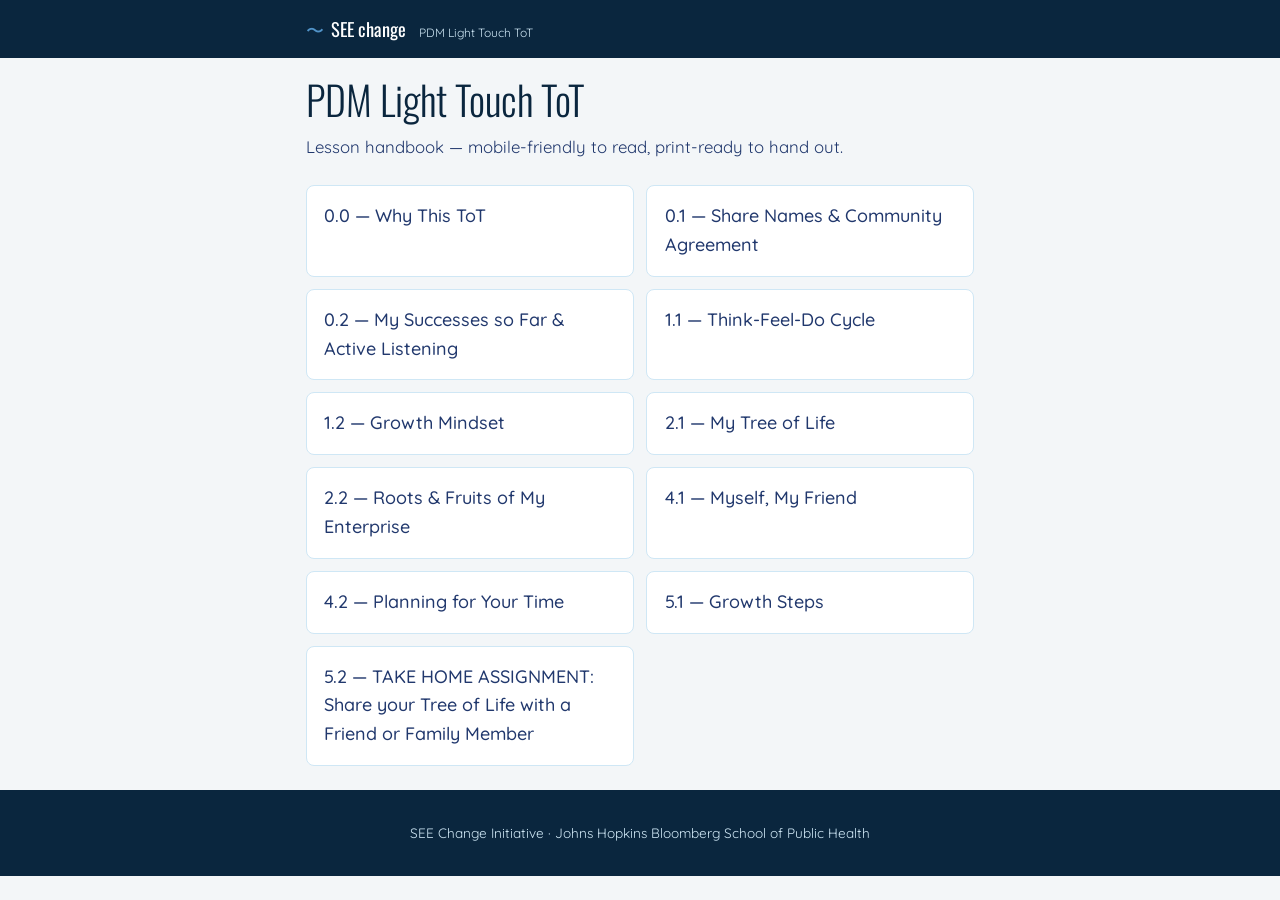
<file: docs/index.html>
<!doctype html>
<html lang="en">
<head>
<meta charset="utf-8">
<meta name="viewport" content="width=device-width, initial-scale=1">
<title>PDM Light Touch ToT — PDM Light Touch ToT</title>
<meta name="description" content="Lesson handbook — mobile-friendly to read, print-ready to hand out.">
<link rel="preconnect" href="https://fonts.googleapis.com">
<link rel="preconnect" href="https://fonts.gstatic.com" crossorigin>
<link href="https://fonts.googleapis.com/css2?family=Oswald:wght@300;500&amp;family=Quicksand:wght@400;500;700&amp;display=swap" rel="stylesheet">
<style>
/* PDM ToT Handbook — shared style, embedded into every generated page by
   generate_site.py. Authored once here; do not hand-edit the generated
   HTML files under docs/ directly, since a rebuild will overwrite them. */

:root {
  --white: #FFFFFF;
  --blue-light: #CFE7F5;
  --blue-medium: #5193C8;
  --blue-dark: #21386D;
  --blue-darkest: #0A263E;
  --purple: #7E5AC7;
  --red: #C76F61;
  --green: #16CC79;
  --ink: #16232f; /* body text: darker than blue-darkest, higher contrast on white */
  --paper: #FFFFFF;
  --page-bg: #F3F6F8;
  --focus-ring: #0B5FA5;
  --max-width: 46rem;
  --radius: 0.5rem;
}

* { box-sizing: border-box; }

html { -webkit-text-size-adjust: 100%; }

body {
  margin: 0;
  background: var(--page-bg);
  color: var(--ink);
  font-family: "Quicksand", system-ui, sans-serif;
  font-size: clamp(1rem, 0.95rem + 0.25vw, 1.125rem);
  line-height: 1.6;
}

h1, h2, h3 {
  font-family: "Oswald", "Quicksand", system-ui, sans-serif;
  font-weight: 300;
  color: var(--blue-darkest);
  line-height: 1.25;
}

h1 { font-size: clamp(1.75rem, 1.4rem + 1.5vw, 2.5rem); margin: 0.4em 0 0.2em; }
h2 {
  font-size: clamp(1.35rem, 1.15rem + 0.8vw, 1.75rem);
  margin: 1.6em 0 0.5em;
  padding-top: 0.6em;
  border-top: 3px solid var(--blue-light);
}
h3 { font-size: clamp(1.05rem, 0.97rem + 0.3vw, 1.25rem); margin: 1.1em 0 0.4em; font-weight: 500; }

p { margin: 0.6em 0; }
a { color: var(--blue-medium); text-decoration-thickness: 2px; }
a:hover { color: var(--blue-dark); }

.skip-link {
  position: absolute;
  left: -999px;
  top: 0;
  background: var(--blue-darkest);
  color: var(--white);
  padding: 0.75em 1.25em;
  z-index: 100;
  border-radius: 0 0 var(--radius) 0;
}
.skip-link:focus {
  left: 0;
}

:focus-visible {
  outline: 3px solid var(--focus-ring);
  outline-offset: 2px;
}

.wrap {
  max-width: var(--max-width);
  margin: 0 auto;
  padding: 0 1.1rem;
}

.site-header {
  background: var(--blue-darkest);
  color: var(--white);
  padding: 0.9rem 0;
}
.header-inner {
  display: flex;
  align-items: center;
  justify-content: space-between;
  gap: 1rem;
  flex-wrap: wrap;
}
.brand {
  color: var(--white);
  text-decoration: none;
  font-family: "Oswald", sans-serif;
  font-size: 1.15rem;
  display: flex;
  align-items: baseline;
  gap: 0.4em;
}
.brand:hover { color: var(--blue-light); }
.brand-mark { color: var(--blue-medium); }
.brand-sub {
  font-family: "Quicksand", sans-serif;
  font-size: 0.75rem;
  color: var(--blue-light);
  font-weight: 400;
  margin-left: 0.5em;
}
.back-link {
  color: var(--blue-light);
  font-size: 0.9rem;
  text-decoration: none;
  white-space: nowrap;
}
.back-link:hover { color: var(--white); text-decoration: underline; }

main { padding: 1.5rem 1.1rem 4rem; }

.subtitle {
  color: var(--blue-dark);
  font-size: 1.05rem;
}

.lesson-nav {
  background: var(--blue-light);
  border-radius: var(--radius);
  padding: 0.75rem 1.1rem;
  margin: 1.25rem 0;
}
.lesson-nav ul { margin: 0; padding-left: 1.2rem; }
.lesson-nav a { font-weight: 500; }

.lesson-index {
  list-style: none;
  margin: 1.5rem 0;
  padding: 0;
  display: grid;
  gap: 0.75rem;
  grid-template-columns: repeat(auto-fill, minmax(15rem, 1fr));
}
.lesson-index li {
  background: var(--white);
  border: 1px solid var(--blue-light);
  border-radius: var(--radius);
}
.lesson-index a {
  display: block;
  padding: 1rem 1.1rem;
  text-decoration: none;
  color: var(--blue-dark);
  font-weight: 500;
}
.lesson-index a:hover { background: var(--blue-light); }

.activity {
  background: var(--paper);
  border-radius: var(--radius);
  padding: 0.25rem 1.25rem 1.25rem;
  margin: 1.5rem 0;
  box-shadow: 0 1px 3px rgba(10, 38, 62, 0.08);
}

.content-block { margin: 1.25rem 0; }
.content-block:first-child { margin-top: 0.75rem; }

.content-block img {
  max-width: 100%;
  height: auto;
  border-radius: var(--radius);
  display: block;
}
.content-block figure { margin: 0.75em 0; }
.content-block figcaption {
  font-size: 0.9rem;
  color: var(--blue-dark);
  margin-top: 0.4em;
}
.media-link a { font-weight: 500; }

/* Any raw table that arrives via source markdown (e.g. pasted from a Coda
   canvas) -- without this, it falls back to bare browser/Coda default
   styling, off-brand and untested for print. */
.content-block table {
  width: 100%;
  border-collapse: collapse;
  margin: 1em 0;
  font-size: 0.95em;
}
.content-block th, .content-block td {
  border: 1px solid var(--blue-light);
  padding: 0.5em 0.7em;
  text-align: left;
  vertical-align: top;
}
.content-block th {
  background: var(--blue-dark);
  color: var(--white);
  font-family: "Quicksand", sans-serif;
  font-weight: 500;
}
.content-block tr:nth-child(even) td { background: var(--blue-light); }

.facilitator-note {
  border-left: 4px solid var(--purple);
  padding-left: 0.9rem;
}

.callout {
  display: flex;
  gap: 0.7rem;
  background: var(--blue-light);
  border-left: 4px solid var(--blue-medium);
  border-radius: var(--radius);
  padding: 0.9rem 1.1rem;
  margin: 1em 0;
}
.callout-icon { font-size: 1.2rem; flex: none; }
.callout-body > *:first-child { margin-top: 0; }
.callout-body > *:last-child { margin-bottom: 0; }
.callout-body ul, .callout-body ol { padding-left: 1.2em; }

.writing-box {
  margin: 1em 0;
  border: 2px dashed var(--blue-medium);
  border-radius: var(--radius);
  padding: 0.8rem 1rem 1.4rem;
  background: var(--white);
}
.writing-box-label {
  display: block;
  font-size: 0.85rem;
  font-weight: 500;
  color: var(--blue-dark);
  margin-bottom: 0.6rem;
}
.writing-box-lines { min-height: 3.5rem; }

.kc-questions { padding-left: 1.3rem; }
.kc-questions > li { margin-bottom: 1.1rem; }
.kc-options { list-style: none; padding-left: 0; margin: 0.5em 0; }
.kc-options li {
  display: flex;
  align-items: flex-start;
  gap: 0.6em;
  margin: 0.35em 0;
}
.option-box {
  flex: none;
  width: 1em;
  height: 1em;
  margin-top: 0.2em;
  border: 2px solid var(--blue-dark);
  border-radius: 3px;
}

.site-footer {
  background: var(--blue-darkest);
  color: var(--blue-light);
  padding: 1.5rem 0;
  font-size: 0.85rem;
  text-align: center;
}
.site-footer a { color: var(--white); }

/* Tablet and up */
@media (min-width: 640px) {
  :root { --max-width: 40rem; }
  main { padding: 2rem 1.5rem 5rem; }
}

/* Desktop */
@media (min-width: 1024px) {
  :root { --max-width: 44rem; }
}

@media (prefers-reduced-motion: reduce) {
  * { scroll-behavior: auto !important; }
}

/* ---------------------------------------------------------------- */
/* Print: same source file, print-ready output.                     */
/* ---------------------------------------------------------------- */
@media print {
  .skip-link, .site-header, .site-footer, .lesson-nav, .back-link {
    display: none !important;
  }
  body { background: var(--white); font-size: 11.5pt; color: #000; }
  main { padding: 0; max-width: none; }
  .wrap { max-width: none; padding: 0; }
  h1, h2, h3 { color: #000; }
  h2 { border-top-color: #ccc; page-break-after: avoid; }
  h3 { page-break-after: avoid; }
  .activity {
    box-shadow: none;
    border: none;
    padding: 0;
    page-break-before: always;
  }
  .activity:first-of-type { page-break-before: auto; }
  /* Deliberately NOT page-break-inside:avoid on .content-block itself: a
     block can be large (multiple images + a long callout), and forcing the
     whole thing to stay together pushes it entirely to the next page when
     it doesn't fit in whatever space is left -- leaving a near-blank page
     behind it. Only small, single-glance pieces are kept unsplit. */
  .writing-box, .callout, .kc-questions > li, table {
    page-break-inside: avoid;
  }
  .callout {
    background: #fff;
    border: 1px solid #999;
    border-left: 4px solid #666;
  }
  .writing-box {
    border: 1.5px dashed #666;
  }
  .writing-box-lines { min-height: 5rem; }
  .option-box { border-color: #000; }
  a { color: #000; text-decoration: underline; }
  a[href^="http"]::after {
    content: " (" attr(href) ")";
    font-size: 0.85em;
    color: #555;
  }
  img { max-width: 100% !important; max-height: 9in; }
  .content-block th { background: #ddd !important; color: #000; -webkit-print-color-adjust: exact; print-color-adjust: exact; }
  .content-block tr:nth-child(even) td { background: #f2f2f2 !important; -webkit-print-color-adjust: exact; print-color-adjust: exact; }
}

</style>
</head>
<body>
<a class="skip-link" href="#main">Skip to content</a>
<header class="site-header">
  <div class="wrap header-inner">
    <a class="brand" href="index.html"><span class="brand-mark" aria-hidden="true">〜</span> SEE change <span class="brand-sub">PDM Light Touch ToT</span></a>
    
  </div>
</header>
<main id="main" class="wrap">
  <h1>PDM Light Touch ToT</h1>
  <p class="subtitle">Lesson handbook — mobile-friendly to read, print-ready to hand out.</p>
  
  <ul class="lesson-index"><li><a href="lessons/0-0-why-this-tot.html">0.0 — Why This ToT</a></li><li><a href="lessons/0-1-share-names-community-agreement.html">0.1 — Share Names &amp; Community Agreement</a></li><li><a href="lessons/0-2-my-successes-so-far-active-listening.html">0.2 — My Successes so Far &amp; Active Listening</a></li><li><a href="lessons/1-1-think-feel-do-cycle.html">1.1 — Think-Feel-Do Cycle</a></li><li><a href="lessons/1-2-growth-mindset.html">1.2 — Growth Mindset</a></li><li><a href="lessons/2-1-my-tree-of-life.html">2.1 — My Tree of Life</a></li><li><a href="lessons/2-2-roots-fruits-of-my-enterprise.html">2.2 — Roots &amp; Fruits of My Enterprise</a></li><li><a href="lessons/4-1-myself-my-friend.html">4.1 — Myself, My Friend</a></li><li><a href="lessons/4-2-planning-for-your-time.html">4.2 — Planning for Your Time</a></li><li><a href="lessons/5-1-growth-steps.html">5.1 — Growth Steps</a></li><li><a href="lessons/5-2-take-home-assignment-share-your-tree-of-life-with-a-friend-or-family-member.html">5.2 — TAKE HOME ASSIGNMENT: Share your Tree of Life with a Friend or Family Member</a></li></ul>
</main>
<footer class="site-footer">
  <div class="wrap">
    <p>SEE Change Initiative · Johns Hopkins Bloomberg School of Public Health</p>
  </div>
</footer>
</body>
</html>
</file>
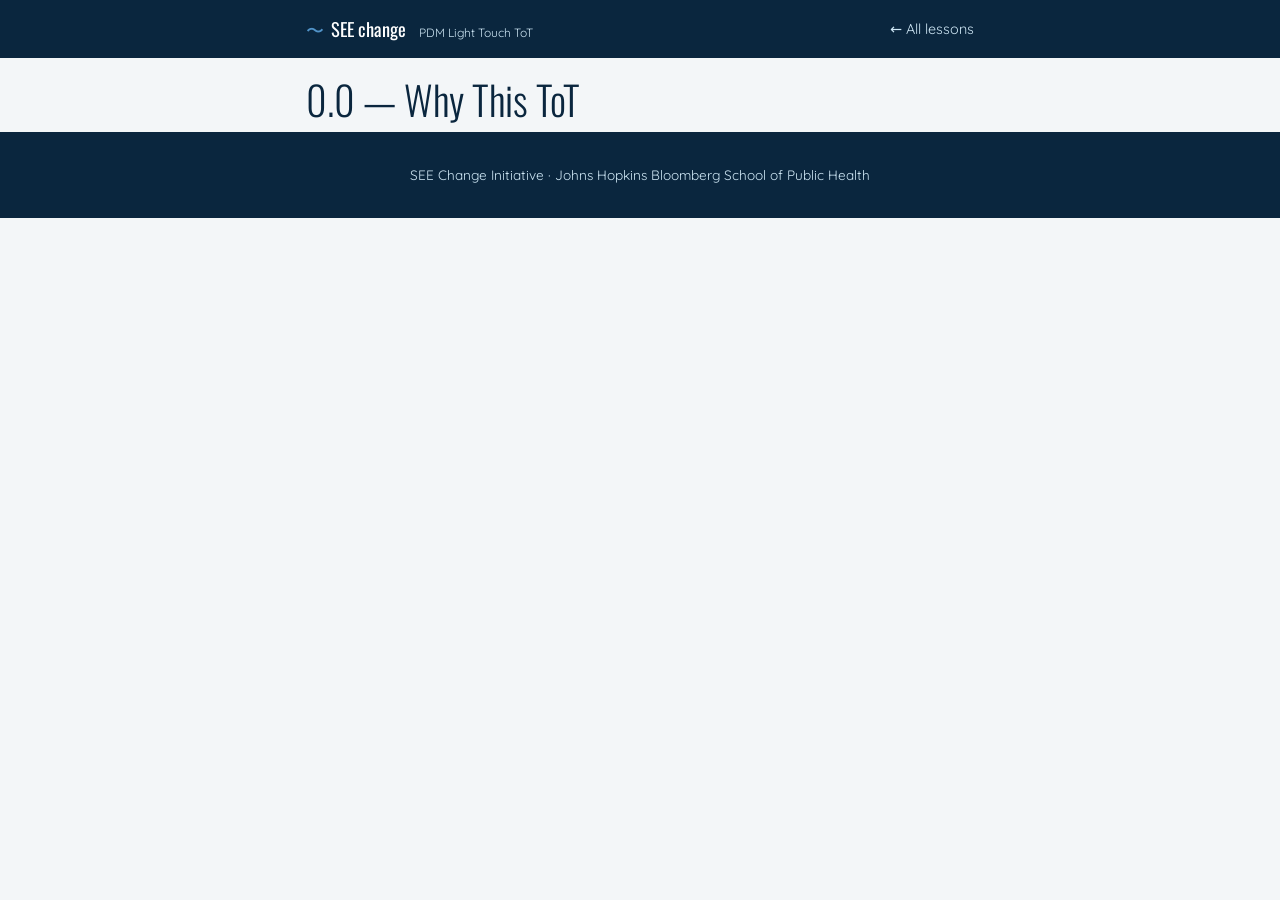
<file: docs/lessons/0-0-why-this-tot.html>
<!doctype html>
<html lang="en">
<head>
<meta charset="utf-8">
<meta name="viewport" content="width=device-width, initial-scale=1">
<title>0.0 — Why This ToT — PDM Light Touch ToT</title>
<meta name="description" content="">
<link rel="preconnect" href="https://fonts.googleapis.com">
<link rel="preconnect" href="https://fonts.gstatic.com" crossorigin>
<link href="https://fonts.googleapis.com/css2?family=Oswald:wght@300;500&amp;family=Quicksand:wght@400;500;700&amp;display=swap" rel="stylesheet">
<style>
/* PDM ToT Handbook — shared style, embedded into every generated page by
   generate_site.py. Authored once here; do not hand-edit the generated
   HTML files under docs/ directly, since a rebuild will overwrite them. */

:root {
  --white: #FFFFFF;
  --blue-light: #CFE7F5;
  --blue-medium: #5193C8;
  --blue-dark: #21386D;
  --blue-darkest: #0A263E;
  --purple: #7E5AC7;
  --red: #C76F61;
  --green: #16CC79;
  --ink: #16232f; /* body text: darker than blue-darkest, higher contrast on white */
  --paper: #FFFFFF;
  --page-bg: #F3F6F8;
  --focus-ring: #0B5FA5;
  --max-width: 46rem;
  --radius: 0.5rem;
}

* { box-sizing: border-box; }

html { -webkit-text-size-adjust: 100%; }

body {
  margin: 0;
  background: var(--page-bg);
  color: var(--ink);
  font-family: "Quicksand", system-ui, sans-serif;
  font-size: clamp(1rem, 0.95rem + 0.25vw, 1.125rem);
  line-height: 1.6;
}

h1, h2, h3 {
  font-family: "Oswald", "Quicksand", system-ui, sans-serif;
  font-weight: 300;
  color: var(--blue-darkest);
  line-height: 1.25;
}

h1 { font-size: clamp(1.75rem, 1.4rem + 1.5vw, 2.5rem); margin: 0.4em 0 0.2em; }
h2 {
  font-size: clamp(1.35rem, 1.15rem + 0.8vw, 1.75rem);
  margin: 1.6em 0 0.5em;
  padding-top: 0.6em;
  border-top: 3px solid var(--blue-light);
}
h3 { font-size: clamp(1.05rem, 0.97rem + 0.3vw, 1.25rem); margin: 1.1em 0 0.4em; font-weight: 500; }

p { margin: 0.6em 0; }
a { color: var(--blue-medium); text-decoration-thickness: 2px; }
a:hover { color: var(--blue-dark); }

.skip-link {
  position: absolute;
  left: -999px;
  top: 0;
  background: var(--blue-darkest);
  color: var(--white);
  padding: 0.75em 1.25em;
  z-index: 100;
  border-radius: 0 0 var(--radius) 0;
}
.skip-link:focus {
  left: 0;
}

:focus-visible {
  outline: 3px solid var(--focus-ring);
  outline-offset: 2px;
}

.wrap {
  max-width: var(--max-width);
  margin: 0 auto;
  padding: 0 1.1rem;
}

.site-header {
  background: var(--blue-darkest);
  color: var(--white);
  padding: 0.9rem 0;
}
.header-inner {
  display: flex;
  align-items: center;
  justify-content: space-between;
  gap: 1rem;
  flex-wrap: wrap;
}
.brand {
  color: var(--white);
  text-decoration: none;
  font-family: "Oswald", sans-serif;
  font-size: 1.15rem;
  display: flex;
  align-items: baseline;
  gap: 0.4em;
}
.brand:hover { color: var(--blue-light); }
.brand-mark { color: var(--blue-medium); }
.brand-sub {
  font-family: "Quicksand", sans-serif;
  font-size: 0.75rem;
  color: var(--blue-light);
  font-weight: 400;
  margin-left: 0.5em;
}
.back-link {
  color: var(--blue-light);
  font-size: 0.9rem;
  text-decoration: none;
  white-space: nowrap;
}
.back-link:hover { color: var(--white); text-decoration: underline; }

main { padding: 1.5rem 1.1rem 4rem; }

.subtitle {
  color: var(--blue-dark);
  font-size: 1.05rem;
}

.lesson-nav {
  background: var(--blue-light);
  border-radius: var(--radius);
  padding: 0.75rem 1.1rem;
  margin: 1.25rem 0;
}
.lesson-nav ul { margin: 0; padding-left: 1.2rem; }
.lesson-nav a { font-weight: 500; }

.lesson-index {
  list-style: none;
  margin: 1.5rem 0;
  padding: 0;
  display: grid;
  gap: 0.75rem;
  grid-template-columns: repeat(auto-fill, minmax(15rem, 1fr));
}
.lesson-index li {
  background: var(--white);
  border: 1px solid var(--blue-light);
  border-radius: var(--radius);
}
.lesson-index a {
  display: block;
  padding: 1rem 1.1rem;
  text-decoration: none;
  color: var(--blue-dark);
  font-weight: 500;
}
.lesson-index a:hover { background: var(--blue-light); }

.activity {
  background: var(--paper);
  border-radius: var(--radius);
  padding: 0.25rem 1.25rem 1.25rem;
  margin: 1.5rem 0;
  box-shadow: 0 1px 3px rgba(10, 38, 62, 0.08);
}

.content-block { margin: 1.25rem 0; }
.content-block:first-child { margin-top: 0.75rem; }

.content-block img {
  max-width: 100%;
  height: auto;
  border-radius: var(--radius);
  display: block;
}
.content-block figure { margin: 0.75em 0; }
.content-block figcaption {
  font-size: 0.9rem;
  color: var(--blue-dark);
  margin-top: 0.4em;
}
.media-link a { font-weight: 500; }

/* Any raw table that arrives via source markdown (e.g. pasted from a Coda
   canvas) -- without this, it falls back to bare browser/Coda default
   styling, off-brand and untested for print. */
.content-block table {
  width: 100%;
  border-collapse: collapse;
  margin: 1em 0;
  font-size: 0.95em;
}
.content-block th, .content-block td {
  border: 1px solid var(--blue-light);
  padding: 0.5em 0.7em;
  text-align: left;
  vertical-align: top;
}
.content-block th {
  background: var(--blue-dark);
  color: var(--white);
  font-family: "Quicksand", sans-serif;
  font-weight: 500;
}
.content-block tr:nth-child(even) td { background: var(--blue-light); }

.facilitator-note {
  border-left: 4px solid var(--purple);
  padding-left: 0.9rem;
}

.callout {
  display: flex;
  gap: 0.7rem;
  background: var(--blue-light);
  border-left: 4px solid var(--blue-medium);
  border-radius: var(--radius);
  padding: 0.9rem 1.1rem;
  margin: 1em 0;
}
.callout-icon { font-size: 1.2rem; flex: none; }
.callout-body > *:first-child { margin-top: 0; }
.callout-body > *:last-child { margin-bottom: 0; }
.callout-body ul, .callout-body ol { padding-left: 1.2em; }

.writing-box {
  margin: 1em 0;
  border: 2px dashed var(--blue-medium);
  border-radius: var(--radius);
  padding: 0.8rem 1rem 1.4rem;
  background: var(--white);
}
.writing-box-label {
  display: block;
  font-size: 0.85rem;
  font-weight: 500;
  color: var(--blue-dark);
  margin-bottom: 0.6rem;
}
.writing-box-lines { min-height: 3.5rem; }

.kc-questions { padding-left: 1.3rem; }
.kc-questions > li { margin-bottom: 1.1rem; }
.kc-options { list-style: none; padding-left: 0; margin: 0.5em 0; }
.kc-options li {
  display: flex;
  align-items: flex-start;
  gap: 0.6em;
  margin: 0.35em 0;
}
.option-box {
  flex: none;
  width: 1em;
  height: 1em;
  margin-top: 0.2em;
  border: 2px solid var(--blue-dark);
  border-radius: 3px;
}

.site-footer {
  background: var(--blue-darkest);
  color: var(--blue-light);
  padding: 1.5rem 0;
  font-size: 0.85rem;
  text-align: center;
}
.site-footer a { color: var(--white); }

/* Tablet and up */
@media (min-width: 640px) {
  :root { --max-width: 40rem; }
  main { padding: 2rem 1.5rem 5rem; }
}

/* Desktop */
@media (min-width: 1024px) {
  :root { --max-width: 44rem; }
}

@media (prefers-reduced-motion: reduce) {
  * { scroll-behavior: auto !important; }
}

/* ---------------------------------------------------------------- */
/* Print: same source file, print-ready output.                     */
/* ---------------------------------------------------------------- */
@media print {
  .skip-link, .site-header, .site-footer, .lesson-nav, .back-link {
    display: none !important;
  }
  body { background: var(--white); font-size: 11.5pt; color: #000; }
  main { padding: 0; max-width: none; }
  .wrap { max-width: none; padding: 0; }
  h1, h2, h3 { color: #000; }
  h2 { border-top-color: #ccc; page-break-after: avoid; }
  h3 { page-break-after: avoid; }
  .activity {
    box-shadow: none;
    border: none;
    padding: 0;
    page-break-before: always;
  }
  .activity:first-of-type { page-break-before: auto; }
  /* Deliberately NOT page-break-inside:avoid on .content-block itself: a
     block can be large (multiple images + a long callout), and forcing the
     whole thing to stay together pushes it entirely to the next page when
     it doesn't fit in whatever space is left -- leaving a near-blank page
     behind it. Only small, single-glance pieces are kept unsplit. */
  .writing-box, .callout, .kc-questions > li, table {
    page-break-inside: avoid;
  }
  .callout {
    background: #fff;
    border: 1px solid #999;
    border-left: 4px solid #666;
  }
  .writing-box {
    border: 1.5px dashed #666;
  }
  .writing-box-lines { min-height: 5rem; }
  .option-box { border-color: #000; }
  a { color: #000; text-decoration: underline; }
  a[href^="http"]::after {
    content: " (" attr(href) ")";
    font-size: 0.85em;
    color: #555;
  }
  img { max-width: 100% !important; max-height: 9in; }
  .content-block th { background: #ddd !important; color: #000; -webkit-print-color-adjust: exact; print-color-adjust: exact; }
  .content-block tr:nth-child(even) td { background: #f2f2f2 !important; -webkit-print-color-adjust: exact; print-color-adjust: exact; }
}

</style>
</head>
<body>
<a class="skip-link" href="#main">Skip to content</a>
<header class="site-header">
  <div class="wrap header-inner">
    <a class="brand" href="../index.html"><span class="brand-mark" aria-hidden="true">〜</span> SEE change <span class="brand-sub">PDM Light Touch ToT</span></a>
    <a class="back-link" href="../index.html">&larr; All lessons</a>
  </div>
</header>
<main id="main" class="wrap">
  <h1>0.0 — Why This ToT</h1>
  
  
  
</main>
<footer class="site-footer">
  <div class="wrap">
    <p>SEE Change Initiative · Johns Hopkins Bloomberg School of Public Health</p>
  </div>
</footer>
</body>
</html>
</file>
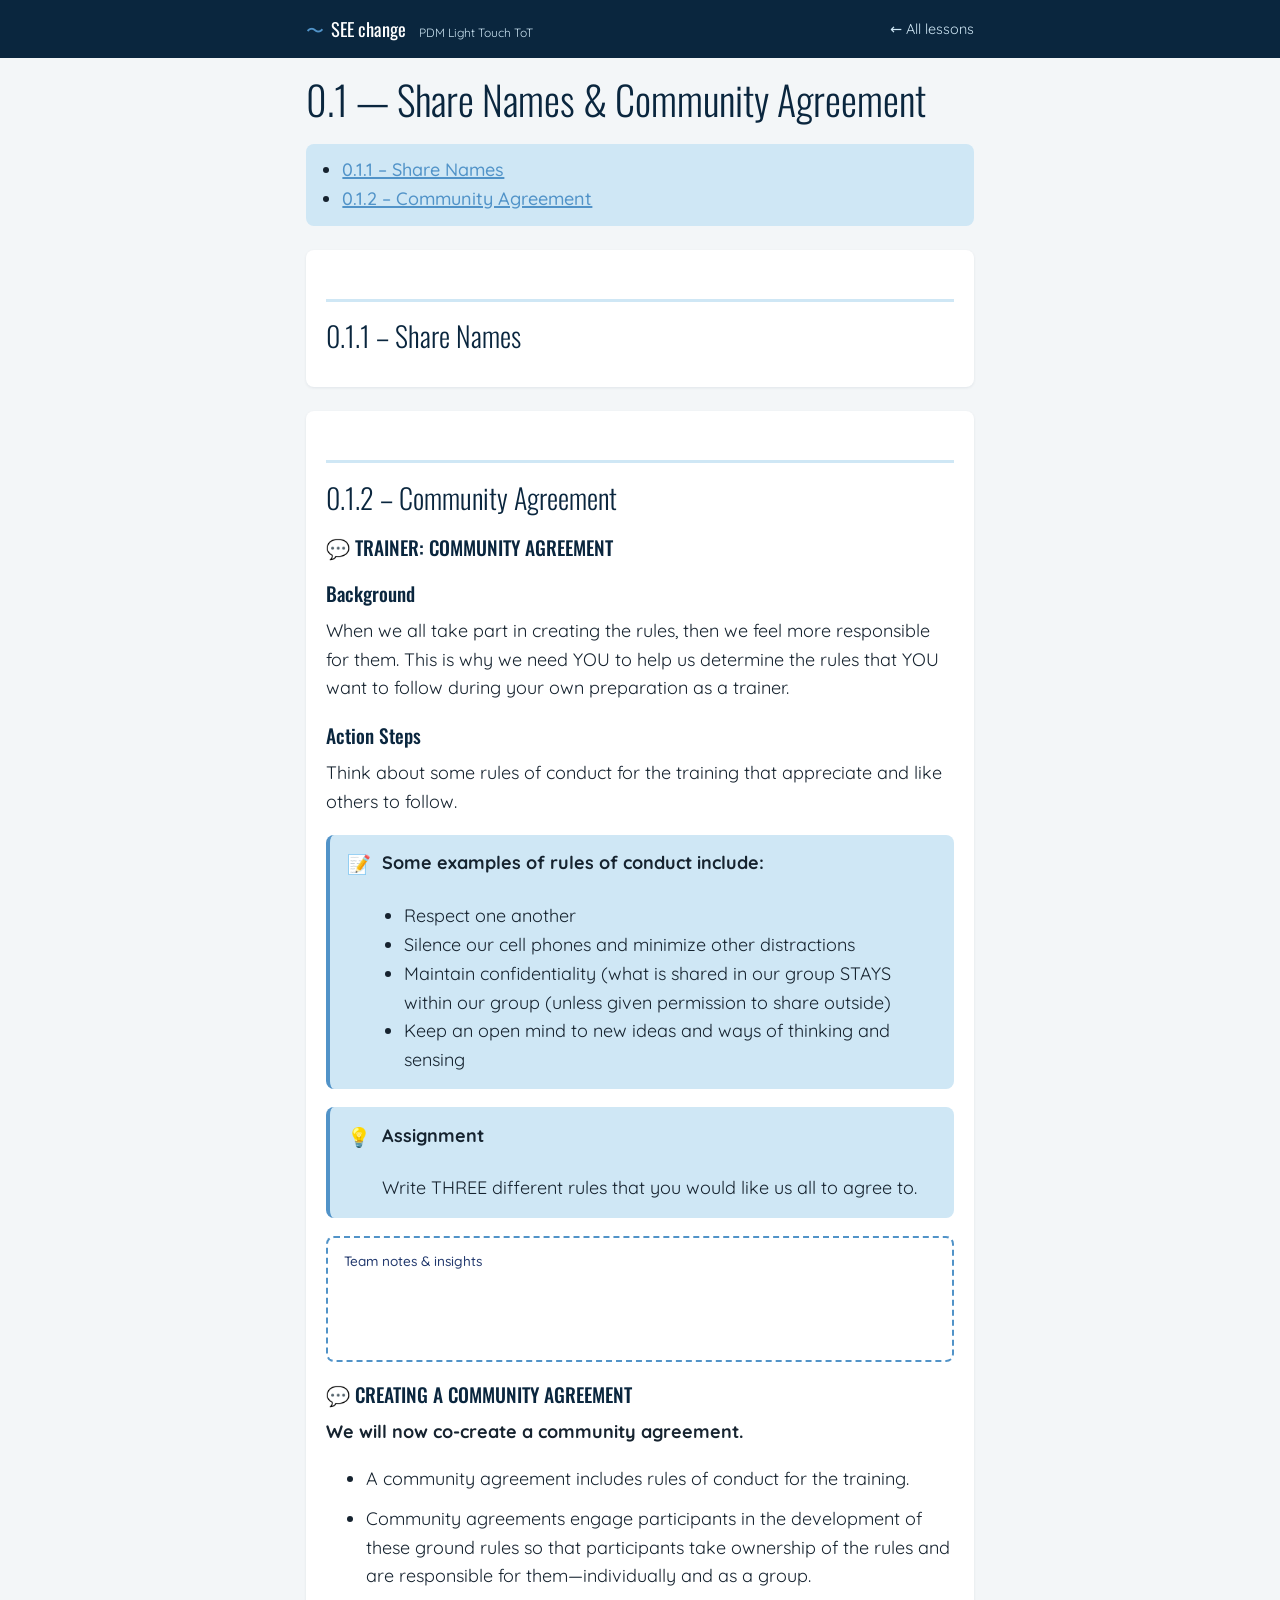
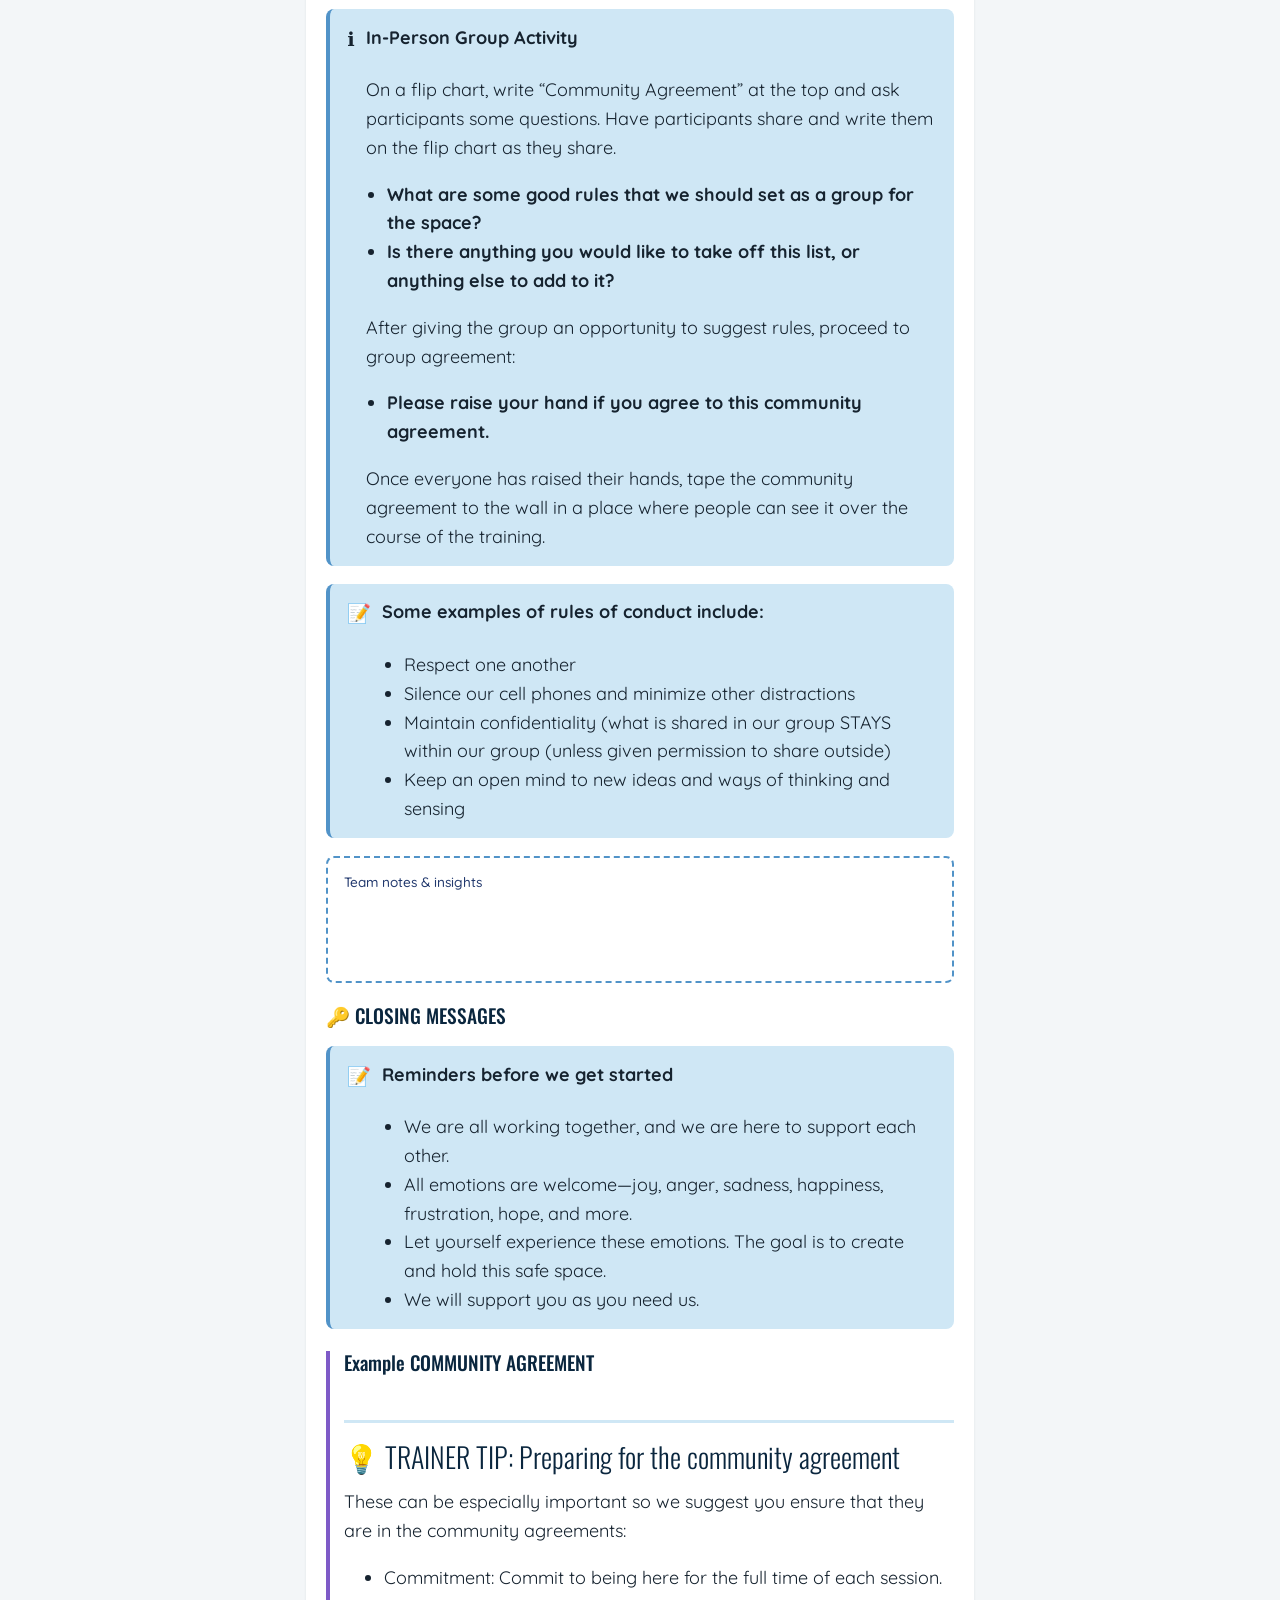
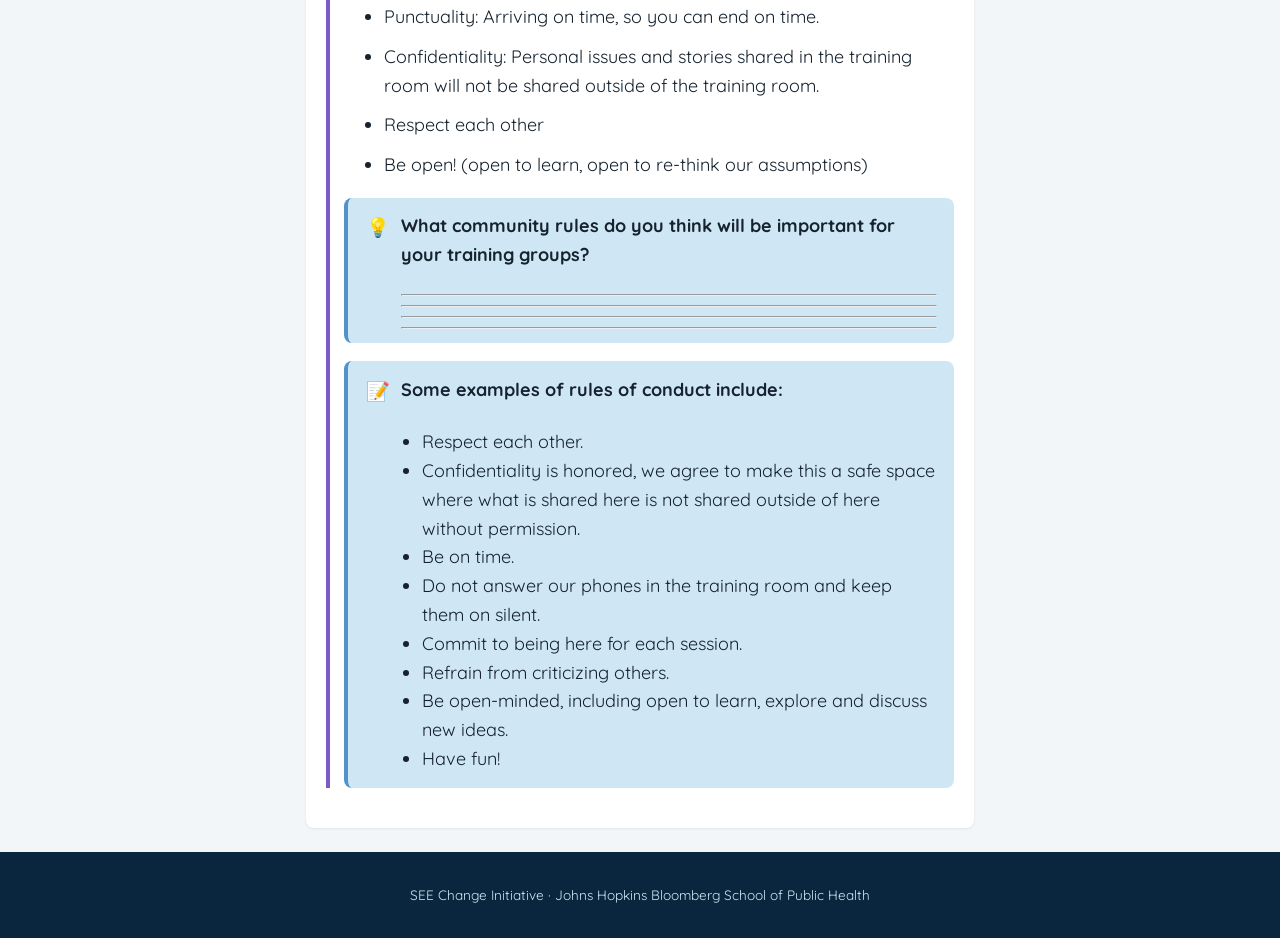
<file: docs/lessons/0-1-share-names-community-agreement.html>
<!doctype html>
<html lang="en">
<head>
<meta charset="utf-8">
<meta name="viewport" content="width=device-width, initial-scale=1">
<title>0.1 — Share Names &amp; Community Agreement — PDM Light Touch ToT</title>
<meta name="description" content="">
<link rel="preconnect" href="https://fonts.googleapis.com">
<link rel="preconnect" href="https://fonts.gstatic.com" crossorigin>
<link href="https://fonts.googleapis.com/css2?family=Oswald:wght@300;500&amp;family=Quicksand:wght@400;500;700&amp;display=swap" rel="stylesheet">
<style>
/* PDM ToT Handbook — shared style, embedded into every generated page by
   generate_site.py. Authored once here; do not hand-edit the generated
   HTML files under docs/ directly, since a rebuild will overwrite them. */

:root {
  --white: #FFFFFF;
  --blue-light: #CFE7F5;
  --blue-medium: #5193C8;
  --blue-dark: #21386D;
  --blue-darkest: #0A263E;
  --purple: #7E5AC7;
  --red: #C76F61;
  --green: #16CC79;
  --ink: #16232f; /* body text: darker than blue-darkest, higher contrast on white */
  --paper: #FFFFFF;
  --page-bg: #F3F6F8;
  --focus-ring: #0B5FA5;
  --max-width: 46rem;
  --radius: 0.5rem;
}

* { box-sizing: border-box; }

html { -webkit-text-size-adjust: 100%; }

body {
  margin: 0;
  background: var(--page-bg);
  color: var(--ink);
  font-family: "Quicksand", system-ui, sans-serif;
  font-size: clamp(1rem, 0.95rem + 0.25vw, 1.125rem);
  line-height: 1.6;
}

h1, h2, h3 {
  font-family: "Oswald", "Quicksand", system-ui, sans-serif;
  font-weight: 300;
  color: var(--blue-darkest);
  line-height: 1.25;
}

h1 { font-size: clamp(1.75rem, 1.4rem + 1.5vw, 2.5rem); margin: 0.4em 0 0.2em; }
h2 {
  font-size: clamp(1.35rem, 1.15rem + 0.8vw, 1.75rem);
  margin: 1.6em 0 0.5em;
  padding-top: 0.6em;
  border-top: 3px solid var(--blue-light);
}
h3 { font-size: clamp(1.05rem, 0.97rem + 0.3vw, 1.25rem); margin: 1.1em 0 0.4em; font-weight: 500; }

p { margin: 0.6em 0; }
a { color: var(--blue-medium); text-decoration-thickness: 2px; }
a:hover { color: var(--blue-dark); }

.skip-link {
  position: absolute;
  left: -999px;
  top: 0;
  background: var(--blue-darkest);
  color: var(--white);
  padding: 0.75em 1.25em;
  z-index: 100;
  border-radius: 0 0 var(--radius) 0;
}
.skip-link:focus {
  left: 0;
}

:focus-visible {
  outline: 3px solid var(--focus-ring);
  outline-offset: 2px;
}

.wrap {
  max-width: var(--max-width);
  margin: 0 auto;
  padding: 0 1.1rem;
}

.site-header {
  background: var(--blue-darkest);
  color: var(--white);
  padding: 0.9rem 0;
}
.header-inner {
  display: flex;
  align-items: center;
  justify-content: space-between;
  gap: 1rem;
  flex-wrap: wrap;
}
.brand {
  color: var(--white);
  text-decoration: none;
  font-family: "Oswald", sans-serif;
  font-size: 1.15rem;
  display: flex;
  align-items: baseline;
  gap: 0.4em;
}
.brand:hover { color: var(--blue-light); }
.brand-mark { color: var(--blue-medium); }
.brand-sub {
  font-family: "Quicksand", sans-serif;
  font-size: 0.75rem;
  color: var(--blue-light);
  font-weight: 400;
  margin-left: 0.5em;
}
.back-link {
  color: var(--blue-light);
  font-size: 0.9rem;
  text-decoration: none;
  white-space: nowrap;
}
.back-link:hover { color: var(--white); text-decoration: underline; }

main { padding: 1.5rem 1.1rem 4rem; }

.subtitle {
  color: var(--blue-dark);
  font-size: 1.05rem;
}

.lesson-nav {
  background: var(--blue-light);
  border-radius: var(--radius);
  padding: 0.75rem 1.1rem;
  margin: 1.25rem 0;
}
.lesson-nav ul { margin: 0; padding-left: 1.2rem; }
.lesson-nav a { font-weight: 500; }

.lesson-index {
  list-style: none;
  margin: 1.5rem 0;
  padding: 0;
  display: grid;
  gap: 0.75rem;
  grid-template-columns: repeat(auto-fill, minmax(15rem, 1fr));
}
.lesson-index li {
  background: var(--white);
  border: 1px solid var(--blue-light);
  border-radius: var(--radius);
}
.lesson-index a {
  display: block;
  padding: 1rem 1.1rem;
  text-decoration: none;
  color: var(--blue-dark);
  font-weight: 500;
}
.lesson-index a:hover { background: var(--blue-light); }

.activity {
  background: var(--paper);
  border-radius: var(--radius);
  padding: 0.25rem 1.25rem 1.25rem;
  margin: 1.5rem 0;
  box-shadow: 0 1px 3px rgba(10, 38, 62, 0.08);
}

.content-block { margin: 1.25rem 0; }
.content-block:first-child { margin-top: 0.75rem; }

.content-block img {
  max-width: 100%;
  height: auto;
  border-radius: var(--radius);
  display: block;
}
.content-block figure { margin: 0.75em 0; }
.content-block figcaption {
  font-size: 0.9rem;
  color: var(--blue-dark);
  margin-top: 0.4em;
}
.media-link a { font-weight: 500; }

/* Any raw table that arrives via source markdown (e.g. pasted from a Coda
   canvas) -- without this, it falls back to bare browser/Coda default
   styling, off-brand and untested for print. */
.content-block table {
  width: 100%;
  border-collapse: collapse;
  margin: 1em 0;
  font-size: 0.95em;
}
.content-block th, .content-block td {
  border: 1px solid var(--blue-light);
  padding: 0.5em 0.7em;
  text-align: left;
  vertical-align: top;
}
.content-block th {
  background: var(--blue-dark);
  color: var(--white);
  font-family: "Quicksand", sans-serif;
  font-weight: 500;
}
.content-block tr:nth-child(even) td { background: var(--blue-light); }

.facilitator-note {
  border-left: 4px solid var(--purple);
  padding-left: 0.9rem;
}

.callout {
  display: flex;
  gap: 0.7rem;
  background: var(--blue-light);
  border-left: 4px solid var(--blue-medium);
  border-radius: var(--radius);
  padding: 0.9rem 1.1rem;
  margin: 1em 0;
}
.callout-icon { font-size: 1.2rem; flex: none; }
.callout-body > *:first-child { margin-top: 0; }
.callout-body > *:last-child { margin-bottom: 0; }
.callout-body ul, .callout-body ol { padding-left: 1.2em; }

.writing-box {
  margin: 1em 0;
  border: 2px dashed var(--blue-medium);
  border-radius: var(--radius);
  padding: 0.8rem 1rem 1.4rem;
  background: var(--white);
}
.writing-box-label {
  display: block;
  font-size: 0.85rem;
  font-weight: 500;
  color: var(--blue-dark);
  margin-bottom: 0.6rem;
}
.writing-box-lines { min-height: 3.5rem; }

.kc-questions { padding-left: 1.3rem; }
.kc-questions > li { margin-bottom: 1.1rem; }
.kc-options { list-style: none; padding-left: 0; margin: 0.5em 0; }
.kc-options li {
  display: flex;
  align-items: flex-start;
  gap: 0.6em;
  margin: 0.35em 0;
}
.option-box {
  flex: none;
  width: 1em;
  height: 1em;
  margin-top: 0.2em;
  border: 2px solid var(--blue-dark);
  border-radius: 3px;
}

.site-footer {
  background: var(--blue-darkest);
  color: var(--blue-light);
  padding: 1.5rem 0;
  font-size: 0.85rem;
  text-align: center;
}
.site-footer a { color: var(--white); }

/* Tablet and up */
@media (min-width: 640px) {
  :root { --max-width: 40rem; }
  main { padding: 2rem 1.5rem 5rem; }
}

/* Desktop */
@media (min-width: 1024px) {
  :root { --max-width: 44rem; }
}

@media (prefers-reduced-motion: reduce) {
  * { scroll-behavior: auto !important; }
}

/* ---------------------------------------------------------------- */
/* Print: same source file, print-ready output.                     */
/* ---------------------------------------------------------------- */
@media print {
  .skip-link, .site-header, .site-footer, .lesson-nav, .back-link {
    display: none !important;
  }
  body { background: var(--white); font-size: 11.5pt; color: #000; }
  main { padding: 0; max-width: none; }
  .wrap { max-width: none; padding: 0; }
  h1, h2, h3 { color: #000; }
  h2 { border-top-color: #ccc; page-break-after: avoid; }
  h3 { page-break-after: avoid; }
  .activity {
    box-shadow: none;
    border: none;
    padding: 0;
    page-break-before: always;
  }
  .activity:first-of-type { page-break-before: auto; }
  /* Deliberately NOT page-break-inside:avoid on .content-block itself: a
     block can be large (multiple images + a long callout), and forcing the
     whole thing to stay together pushes it entirely to the next page when
     it doesn't fit in whatever space is left -- leaving a near-blank page
     behind it. Only small, single-glance pieces are kept unsplit. */
  .writing-box, .callout, .kc-questions > li, table {
    page-break-inside: avoid;
  }
  .callout {
    background: #fff;
    border: 1px solid #999;
    border-left: 4px solid #666;
  }
  .writing-box {
    border: 1.5px dashed #666;
  }
  .writing-box-lines { min-height: 5rem; }
  .option-box { border-color: #000; }
  a { color: #000; text-decoration: underline; }
  a[href^="http"]::after {
    content: " (" attr(href) ")";
    font-size: 0.85em;
    color: #555;
  }
  img { max-width: 100% !important; max-height: 9in; }
  .content-block th { background: #ddd !important; color: #000; -webkit-print-color-adjust: exact; print-color-adjust: exact; }
  .content-block tr:nth-child(even) td { background: #f2f2f2 !important; -webkit-print-color-adjust: exact; print-color-adjust: exact; }
}

</style>
</head>
<body>
<a class="skip-link" href="#main">Skip to content</a>
<header class="site-header">
  <div class="wrap header-inner">
    <a class="brand" href="../index.html"><span class="brand-mark" aria-hidden="true">〜</span> SEE change <span class="brand-sub">PDM Light Touch ToT</span></a>
    <a class="back-link" href="../index.html">&larr; All lessons</a>
  </div>
</header>
<main id="main" class="wrap">
  <h1>0.1 — Share Names &amp; Community Agreement</h1>
  
  <nav class="lesson-nav" aria-label="Activities in this lesson"><ul><li><a href="#0-1-1-share-names">0.1.1 – Share Names</a></li><li><a href="#0-1-2-community-agreement">0.1.2 – Community Agreement</a></li></ul></nav>
  <article class="activity" id="0-1-1-share-names"><h2>0.1.1 – Share Names</h2></article><article class="activity" id="0-1-2-community-agreement"><h2>0.1.2 – Community Agreement</h2><section class="content-block type-group-activity"><h3>💬 TRAINER: COMMUNITY AGREEMENT</h3><h3>Background</h3>
<p>When we all take part in creating the rules, then we feel more responsible for them. This is why we need YOU to help us determine the rules that YOU want to follow during your own preparation as a trainer. </p>
<h3>Action Steps</h3>
<p>Think about some rules of conduct for the training that appreciate and like others to follow.</p>
<aside class="callout callout-note" role="note"><span class="callout-icon" aria-hidden="true">📝</span><div class="callout-body"><h4><strong>Some examples of rules of conduct include:</strong></h4>
<ul>
<li>Respect one another</li>
<li>Silence our cell phones and minimize other distractions</li>
<li>Maintain confidentiality (what is shared in our group STAYS within our group (unless given permission to share outside)</li>
<li>Keep an open mind to new ideas and ways of thinking and sensing</li>
</ul></div></aside>
<aside class="callout callout-tip" role="note"><span class="callout-icon" aria-hidden="true">💡</span><div class="callout-body"><h4>Assignment</h4>
<p>Write THREE different rules that you would like us all to agree to.</p></div></aside><div class="writing-box"><span class="writing-box-label">Team notes &amp; insights</span><div class="writing-box-lines" aria-hidden="true"></div></div></section><section class="content-block type-group-activity"><h3>💬 CREATING A COMMUNITY AGREEMENT</h3><p><strong>We will now co-create a community agreement.</strong> </p>
<ul>
<li>
<p>A community agreement includes rules of conduct for the training. </p>
</li>
<li>
<p>Community agreements engage participants in the development of these ground rules so that participants take ownership of the rules and are responsible for them—individually and as a group.</p>
</li>
</ul>
<aside class="callout callout-info" role="note"><span class="callout-icon" aria-hidden="true">ℹ️</span><div class="callout-body"><h4>In-Person Group Activity</h4>
<p>On a flip chart, write “Community Agreement” at the top and ask participants some questions. Have participants share and write them on the flip chart as they share.</p>
<ul>
<li><strong>What are some good rules that we should set as a group for the space?</strong></li>
<li><strong>Is there anything you would like to take off this list, or anything else to add to it?</strong></li>
</ul>
<p>After giving the group an opportunity to suggest rules, proceed to group agreement:</p>
<ul>
<li><strong>Please raise your hand if you agree to this community agreement.</strong></li>
</ul>
<p>Once everyone has raised their hands, tape the community agreement to the wall in a place where people can see it over the course of the training.</p></div></aside>
<aside class="callout callout-note" role="note"><span class="callout-icon" aria-hidden="true">📝</span><div class="callout-body"><h4><strong>Some examples of rules of conduct include:</strong></h4>
<ul>
<li>Respect one another</li>
<li>Silence our cell phones and minimize other distractions</li>
<li>Maintain confidentiality (what is shared in our group STAYS within our group (unless given permission to share outside)</li>
<li>Keep an open mind to new ideas and ways of thinking and sensing</li>
</ul></div></aside><div class="writing-box"><span class="writing-box-label">Team notes &amp; insights</span><div class="writing-box-lines" aria-hidden="true"></div></div></section><section class="content-block type-key-messages"><h3>🔑 CLOSING MESSAGES</h3><aside class="callout callout-note" role="note"><span class="callout-icon" aria-hidden="true">📝</span><div class="callout-body"><h4>Reminders before we get started</h4>
<ul>
<li>We are all working together, and we are here to support each other.</li>
<li>All emotions are welcome—joy, anger, sadness, happiness, frustration, hope, and more.</li>
<li>Let yourself experience these emotions. The goal is to create and hold this safe space.</li>
<li>We will support you as you need us.</li>
</ul></div></aside></section><section class="content-block type-facilitation-tip facilitator-note"><h3>Example COMMUNITY AGREEMENT</h3><h2>💡 TRAINER TIP: Preparing for the community agreement</h2>
<p>These can be especially important so we suggest you ensure that they are in the community agreements:</p>
<ul>
<li>
<p>Commitment: Commit to being here for the full time of each session.</p>
</li>
<li>
<p>Punctuality: Arriving on time, so you can end on time.</p>
</li>
<li>
<p>Confidentiality: Personal issues and stories shared in the training room will not be shared outside of the training room.</p>
</li>
<li>
<p>Respect each other</p>
</li>
<li>
<p>Be open! (open to learn, open to re-think our assumptions)</p>
</li>
</ul>
<aside class="callout callout-tip" role="note"><span class="callout-icon" aria-hidden="true">💡</span><div class="callout-body"><h4><strong>What community rules do you think will be important for your training groups?</strong></h4>
<hr />
<hr />
<hr />
<hr /></div></aside>
<aside class="callout callout-note" role="note"><span class="callout-icon" aria-hidden="true">📝</span><div class="callout-body"><h4><strong>Some examples of rules of conduct include:</strong></h4>
<ul>
<li>Respect each other.</li>
<li>Confidentiality is honored, we agree to make this a safe space where what is shared here is not shared outside of here without permission.</li>
<li>Be on time.</li>
<li>Do not answer our phones in the training room and keep them on silent.</li>
<li>Commit to being here for each session.</li>
<li>Refrain from criticizing others.</li>
<li>Be open-minded, including open to learn, explore and discuss new ideas.</li>
<li>Have fun!</li>
</ul></div></aside></section></article>
</main>
<footer class="site-footer">
  <div class="wrap">
    <p>SEE Change Initiative · Johns Hopkins Bloomberg School of Public Health</p>
  </div>
</footer>
</body>
</html>
</file>
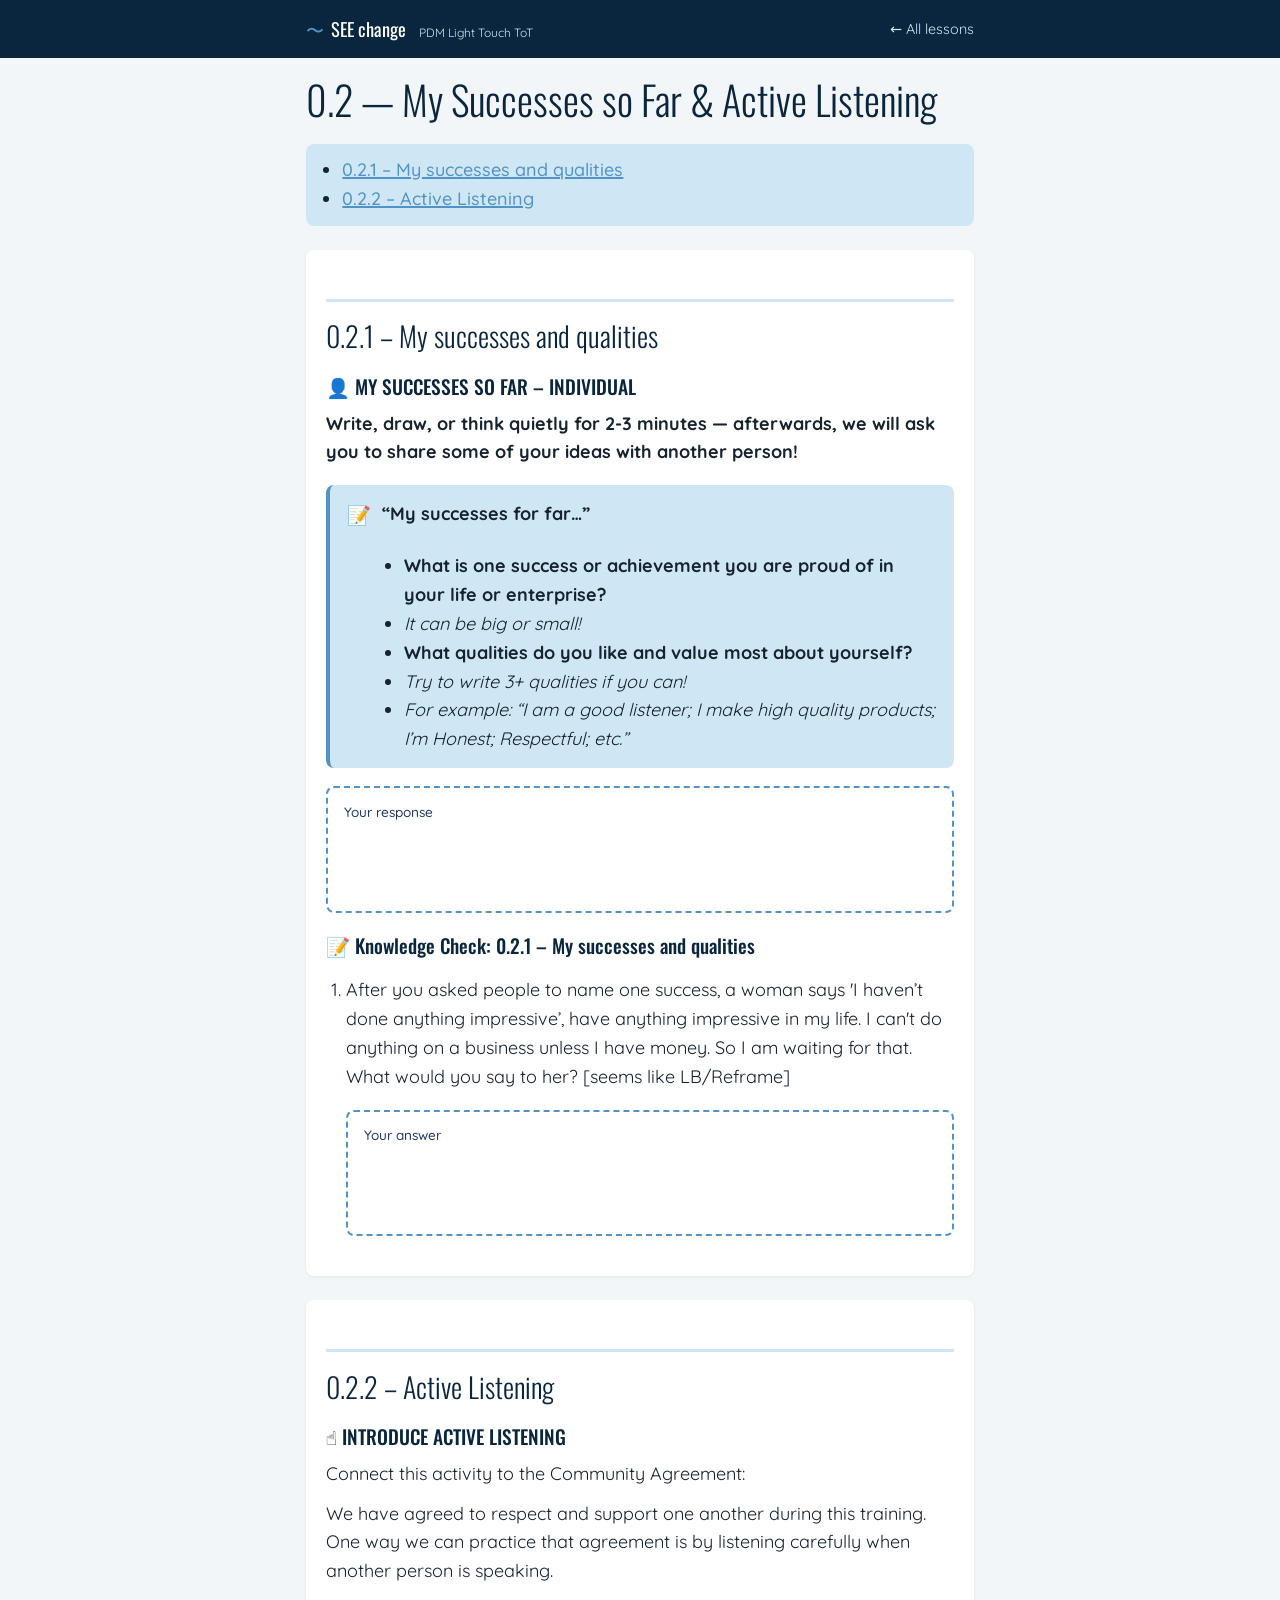
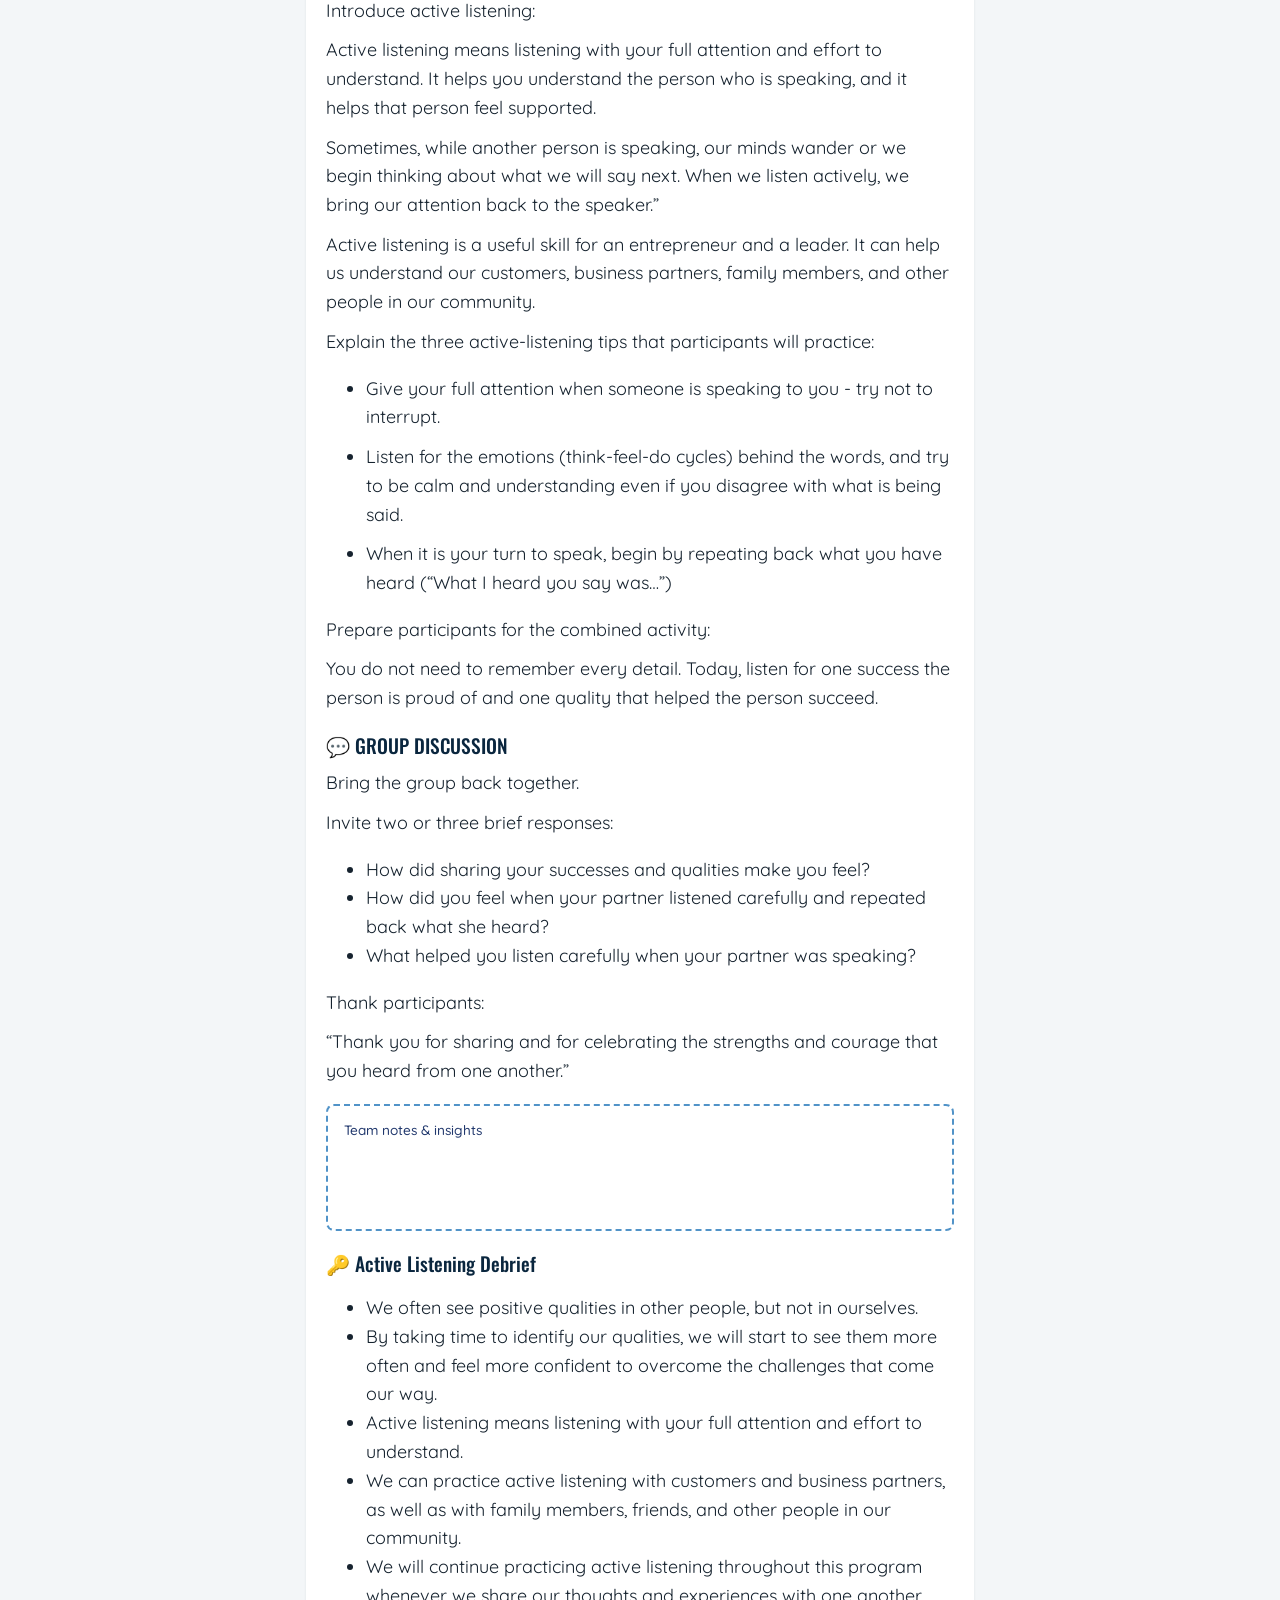
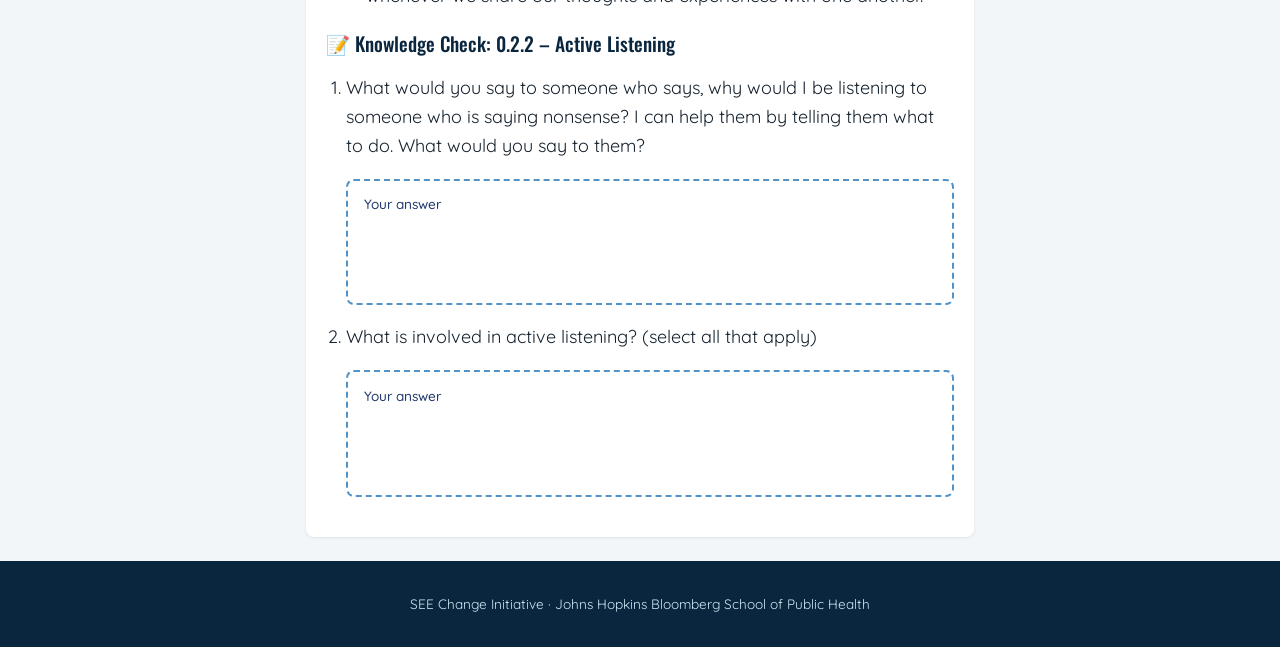
<file: docs/lessons/0-2-my-successes-so-far-active-listening.html>
<!doctype html>
<html lang="en">
<head>
<meta charset="utf-8">
<meta name="viewport" content="width=device-width, initial-scale=1">
<title>0.2 — My Successes so Far &amp; Active Listening — PDM Light Touch ToT</title>
<meta name="description" content="">
<link rel="preconnect" href="https://fonts.googleapis.com">
<link rel="preconnect" href="https://fonts.gstatic.com" crossorigin>
<link href="https://fonts.googleapis.com/css2?family=Oswald:wght@300;500&amp;family=Quicksand:wght@400;500;700&amp;display=swap" rel="stylesheet">
<style>
/* PDM ToT Handbook — shared style, embedded into every generated page by
   generate_site.py. Authored once here; do not hand-edit the generated
   HTML files under docs/ directly, since a rebuild will overwrite them. */

:root {
  --white: #FFFFFF;
  --blue-light: #CFE7F5;
  --blue-medium: #5193C8;
  --blue-dark: #21386D;
  --blue-darkest: #0A263E;
  --purple: #7E5AC7;
  --red: #C76F61;
  --green: #16CC79;
  --ink: #16232f; /* body text: darker than blue-darkest, higher contrast on white */
  --paper: #FFFFFF;
  --page-bg: #F3F6F8;
  --focus-ring: #0B5FA5;
  --max-width: 46rem;
  --radius: 0.5rem;
}

* { box-sizing: border-box; }

html { -webkit-text-size-adjust: 100%; }

body {
  margin: 0;
  background: var(--page-bg);
  color: var(--ink);
  font-family: "Quicksand", system-ui, sans-serif;
  font-size: clamp(1rem, 0.95rem + 0.25vw, 1.125rem);
  line-height: 1.6;
}

h1, h2, h3 {
  font-family: "Oswald", "Quicksand", system-ui, sans-serif;
  font-weight: 300;
  color: var(--blue-darkest);
  line-height: 1.25;
}

h1 { font-size: clamp(1.75rem, 1.4rem + 1.5vw, 2.5rem); margin: 0.4em 0 0.2em; }
h2 {
  font-size: clamp(1.35rem, 1.15rem + 0.8vw, 1.75rem);
  margin: 1.6em 0 0.5em;
  padding-top: 0.6em;
  border-top: 3px solid var(--blue-light);
}
h3 { font-size: clamp(1.05rem, 0.97rem + 0.3vw, 1.25rem); margin: 1.1em 0 0.4em; font-weight: 500; }

p { margin: 0.6em 0; }
a { color: var(--blue-medium); text-decoration-thickness: 2px; }
a:hover { color: var(--blue-dark); }

.skip-link {
  position: absolute;
  left: -999px;
  top: 0;
  background: var(--blue-darkest);
  color: var(--white);
  padding: 0.75em 1.25em;
  z-index: 100;
  border-radius: 0 0 var(--radius) 0;
}
.skip-link:focus {
  left: 0;
}

:focus-visible {
  outline: 3px solid var(--focus-ring);
  outline-offset: 2px;
}

.wrap {
  max-width: var(--max-width);
  margin: 0 auto;
  padding: 0 1.1rem;
}

.site-header {
  background: var(--blue-darkest);
  color: var(--white);
  padding: 0.9rem 0;
}
.header-inner {
  display: flex;
  align-items: center;
  justify-content: space-between;
  gap: 1rem;
  flex-wrap: wrap;
}
.brand {
  color: var(--white);
  text-decoration: none;
  font-family: "Oswald", sans-serif;
  font-size: 1.15rem;
  display: flex;
  align-items: baseline;
  gap: 0.4em;
}
.brand:hover { color: var(--blue-light); }
.brand-mark { color: var(--blue-medium); }
.brand-sub {
  font-family: "Quicksand", sans-serif;
  font-size: 0.75rem;
  color: var(--blue-light);
  font-weight: 400;
  margin-left: 0.5em;
}
.back-link {
  color: var(--blue-light);
  font-size: 0.9rem;
  text-decoration: none;
  white-space: nowrap;
}
.back-link:hover { color: var(--white); text-decoration: underline; }

main { padding: 1.5rem 1.1rem 4rem; }

.subtitle {
  color: var(--blue-dark);
  font-size: 1.05rem;
}

.lesson-nav {
  background: var(--blue-light);
  border-radius: var(--radius);
  padding: 0.75rem 1.1rem;
  margin: 1.25rem 0;
}
.lesson-nav ul { margin: 0; padding-left: 1.2rem; }
.lesson-nav a { font-weight: 500; }

.lesson-index {
  list-style: none;
  margin: 1.5rem 0;
  padding: 0;
  display: grid;
  gap: 0.75rem;
  grid-template-columns: repeat(auto-fill, minmax(15rem, 1fr));
}
.lesson-index li {
  background: var(--white);
  border: 1px solid var(--blue-light);
  border-radius: var(--radius);
}
.lesson-index a {
  display: block;
  padding: 1rem 1.1rem;
  text-decoration: none;
  color: var(--blue-dark);
  font-weight: 500;
}
.lesson-index a:hover { background: var(--blue-light); }

.activity {
  background: var(--paper);
  border-radius: var(--radius);
  padding: 0.25rem 1.25rem 1.25rem;
  margin: 1.5rem 0;
  box-shadow: 0 1px 3px rgba(10, 38, 62, 0.08);
}

.content-block { margin: 1.25rem 0; }
.content-block:first-child { margin-top: 0.75rem; }

.content-block img {
  max-width: 100%;
  height: auto;
  border-radius: var(--radius);
  display: block;
}
.content-block figure { margin: 0.75em 0; }
.content-block figcaption {
  font-size: 0.9rem;
  color: var(--blue-dark);
  margin-top: 0.4em;
}
.media-link a { font-weight: 500; }

/* Any raw table that arrives via source markdown (e.g. pasted from a Coda
   canvas) -- without this, it falls back to bare browser/Coda default
   styling, off-brand and untested for print. */
.content-block table {
  width: 100%;
  border-collapse: collapse;
  margin: 1em 0;
  font-size: 0.95em;
}
.content-block th, .content-block td {
  border: 1px solid var(--blue-light);
  padding: 0.5em 0.7em;
  text-align: left;
  vertical-align: top;
}
.content-block th {
  background: var(--blue-dark);
  color: var(--white);
  font-family: "Quicksand", sans-serif;
  font-weight: 500;
}
.content-block tr:nth-child(even) td { background: var(--blue-light); }

.facilitator-note {
  border-left: 4px solid var(--purple);
  padding-left: 0.9rem;
}

.callout {
  display: flex;
  gap: 0.7rem;
  background: var(--blue-light);
  border-left: 4px solid var(--blue-medium);
  border-radius: var(--radius);
  padding: 0.9rem 1.1rem;
  margin: 1em 0;
}
.callout-icon { font-size: 1.2rem; flex: none; }
.callout-body > *:first-child { margin-top: 0; }
.callout-body > *:last-child { margin-bottom: 0; }
.callout-body ul, .callout-body ol { padding-left: 1.2em; }

.writing-box {
  margin: 1em 0;
  border: 2px dashed var(--blue-medium);
  border-radius: var(--radius);
  padding: 0.8rem 1rem 1.4rem;
  background: var(--white);
}
.writing-box-label {
  display: block;
  font-size: 0.85rem;
  font-weight: 500;
  color: var(--blue-dark);
  margin-bottom: 0.6rem;
}
.writing-box-lines { min-height: 3.5rem; }

.kc-questions { padding-left: 1.3rem; }
.kc-questions > li { margin-bottom: 1.1rem; }
.kc-options { list-style: none; padding-left: 0; margin: 0.5em 0; }
.kc-options li {
  display: flex;
  align-items: flex-start;
  gap: 0.6em;
  margin: 0.35em 0;
}
.option-box {
  flex: none;
  width: 1em;
  height: 1em;
  margin-top: 0.2em;
  border: 2px solid var(--blue-dark);
  border-radius: 3px;
}

.site-footer {
  background: var(--blue-darkest);
  color: var(--blue-light);
  padding: 1.5rem 0;
  font-size: 0.85rem;
  text-align: center;
}
.site-footer a { color: var(--white); }

/* Tablet and up */
@media (min-width: 640px) {
  :root { --max-width: 40rem; }
  main { padding: 2rem 1.5rem 5rem; }
}

/* Desktop */
@media (min-width: 1024px) {
  :root { --max-width: 44rem; }
}

@media (prefers-reduced-motion: reduce) {
  * { scroll-behavior: auto !important; }
}

/* ---------------------------------------------------------------- */
/* Print: same source file, print-ready output.                     */
/* ---------------------------------------------------------------- */
@media print {
  .skip-link, .site-header, .site-footer, .lesson-nav, .back-link {
    display: none !important;
  }
  body { background: var(--white); font-size: 11.5pt; color: #000; }
  main { padding: 0; max-width: none; }
  .wrap { max-width: none; padding: 0; }
  h1, h2, h3 { color: #000; }
  h2 { border-top-color: #ccc; page-break-after: avoid; }
  h3 { page-break-after: avoid; }
  .activity {
    box-shadow: none;
    border: none;
    padding: 0;
    page-break-before: always;
  }
  .activity:first-of-type { page-break-before: auto; }
  /* Deliberately NOT page-break-inside:avoid on .content-block itself: a
     block can be large (multiple images + a long callout), and forcing the
     whole thing to stay together pushes it entirely to the next page when
     it doesn't fit in whatever space is left -- leaving a near-blank page
     behind it. Only small, single-glance pieces are kept unsplit. */
  .writing-box, .callout, .kc-questions > li, table {
    page-break-inside: avoid;
  }
  .callout {
    background: #fff;
    border: 1px solid #999;
    border-left: 4px solid #666;
  }
  .writing-box {
    border: 1.5px dashed #666;
  }
  .writing-box-lines { min-height: 5rem; }
  .option-box { border-color: #000; }
  a { color: #000; text-decoration: underline; }
  a[href^="http"]::after {
    content: " (" attr(href) ")";
    font-size: 0.85em;
    color: #555;
  }
  img { max-width: 100% !important; max-height: 9in; }
  .content-block th { background: #ddd !important; color: #000; -webkit-print-color-adjust: exact; print-color-adjust: exact; }
  .content-block tr:nth-child(even) td { background: #f2f2f2 !important; -webkit-print-color-adjust: exact; print-color-adjust: exact; }
}

</style>
</head>
<body>
<a class="skip-link" href="#main">Skip to content</a>
<header class="site-header">
  <div class="wrap header-inner">
    <a class="brand" href="../index.html"><span class="brand-mark" aria-hidden="true">〜</span> SEE change <span class="brand-sub">PDM Light Touch ToT</span></a>
    <a class="back-link" href="../index.html">&larr; All lessons</a>
  </div>
</header>
<main id="main" class="wrap">
  <h1>0.2 — My Successes so Far &amp; Active Listening</h1>
  
  <nav class="lesson-nav" aria-label="Activities in this lesson"><ul><li><a href="#0-2-1-my-successes-and-qualities">0.2.1 – My successes and qualities</a></li><li><a href="#0-2-2-active-listening">0.2.2 – Active Listening</a></li></ul></nav>
  <article class="activity" id="0-2-1-my-successes-and-qualities"><h2>0.2.1 – My successes and qualities</h2><section class="content-block type-activity"><h3>👤 MY SUCCESSES SO FAR – INDIVIDUAL</h3><p><strong>Write, draw, or think quietly for 2-3 minutes — afterwards, we will ask you to share some of your ideas with another person!</strong></p>
<aside class="callout callout-note" role="note"><span class="callout-icon" aria-hidden="true">📝</span><div class="callout-body"><h4>“My successes for far…”</h4>
<ul>
<li><strong>What is one success or achievement you are proud of in your life or enterprise?</strong> </li>
<li><em>It can be big or small!</em></li>
<li><strong>What qualities do you like and value most about yourself?</strong></li>
<li><em>Try to write 3+ qualities if you can!</em></li>
<li><em>For example: “I am a good listener; I make high quality products; I’m Honest; Respectful; etc.”</em></li>
</ul></div></aside><div class="writing-box"><span class="writing-box-label">Your response</span><div class="writing-box-lines" aria-hidden="true"></div></div></section><section class="content-block type-knowledge-check"><h3>📝 Knowledge Check: 0.2.1 – My successes and qualities</h3><ol class="kc-questions"><li><p>After you asked people to name one success, a woman says &#x27;I haven’t done anything impressive’,  have anything impressive in my life. I can&#x27;t do anything on a business unless I have money. So I am waiting for that. What would you say to her? [seems like LB/Reframe]</p><div class="writing-box"><span class="writing-box-label">Your answer</span><div class="writing-box-lines" aria-hidden="true"></div></div></li></ol></section></article><article class="activity" id="0-2-2-active-listening"><h2>0.2.2 – Active Listening</h2><section class="content-block type-intro-points"><h3>☝️ INTRODUCE ACTIVE LISTENING</h3><p>Connect this activity to the Community Agreement:</p>
<p>We have agreed to respect and support one another during this training. One way we can practice that agreement is by listening carefully when another person is speaking.</p>
<p>Introduce active listening:</p>
<p>Active listening means listening with your full attention and effort to understand. It helps you understand the person who is speaking, and it helps that person feel supported.</p>
<p>Sometimes, while another person is speaking, our minds wander or we begin thinking about what we will say next. When we listen actively, we bring our attention back to the speaker.”</p>
<p>Active listening is a useful skill for an entrepreneur and a leader. It can help us understand our customers, business partners, family members, and other people in our community.</p>
<p>Explain the three active-listening tips that participants will practice:</p>
<ul>
<li>
<p>Give your full attention when someone is speaking to you - try not to interrupt.</p>
</li>
<li>
<p>Listen for the emotions (think-feel-do cycles) behind the words, and try to be calm and understanding even if you disagree with what is being said.</p>
</li>
<li>
<p>When it is your turn to speak, begin by repeating back what you have heard (“What I heard you say was…”)</p>
</li>
</ul>
<p>Prepare participants for the combined activity:</p>
<p>You do not need to remember every detail. Today, listen for one success the person is proud of and one quality that helped the person succeed.</p></section><section class="content-block type-group-activity"><h3>💬 GROUP DISCUSSION</h3><p>Bring the group back together.</p>
<p>Invite two or three brief responses:</p>
<ul>
<li>How did sharing your successes and qualities make you feel?</li>
<li>How did you feel when your partner listened carefully and repeated back what she heard?</li>
<li>What helped you listen carefully when your partner was speaking?</li>
</ul>
<p>Thank participants:</p>
<p>“Thank you for sharing and for celebrating the strengths and courage that you heard from one another.”</p><div class="writing-box"><span class="writing-box-label">Team notes &amp; insights</span><div class="writing-box-lines" aria-hidden="true"></div></div></section><section class="content-block type-key-messages"><h3>🔑 Active Listening Debrief</h3><ul>
<li>We often see positive qualities in other people, but not in ourselves.</li>
<li>By taking time to identify our qualities, we will start to see them more often and feel more confident to overcome the challenges that come our way.</li>
<li>Active listening means listening with your full attention and effort to understand.</li>
<li>We can practice active listening with customers and business partners, as well as with family members, friends, and other people in our community.</li>
<li>We will continue practicing active listening throughout this program whenever we share our thoughts and experiences with one another.</li>
</ul></section><section class="content-block type-knowledge-check"><h3>📝 Knowledge Check: 0.2.2 – Active Listening</h3><ol class="kc-questions"><li><p>What would you say to someone who says, why would I be listening to someone who is saying nonsense? I can help them by telling them what to do. What would you say to them?</p><div class="writing-box"><span class="writing-box-label">Your answer</span><div class="writing-box-lines" aria-hidden="true"></div></div></li><li><p>What is involved in active listening? (select all that apply)</p><div class="writing-box"><span class="writing-box-label">Your answer</span><div class="writing-box-lines" aria-hidden="true"></div></div></li></ol></section></article>
</main>
<footer class="site-footer">
  <div class="wrap">
    <p>SEE Change Initiative · Johns Hopkins Bloomberg School of Public Health</p>
  </div>
</footer>
</body>
</html>
</file>
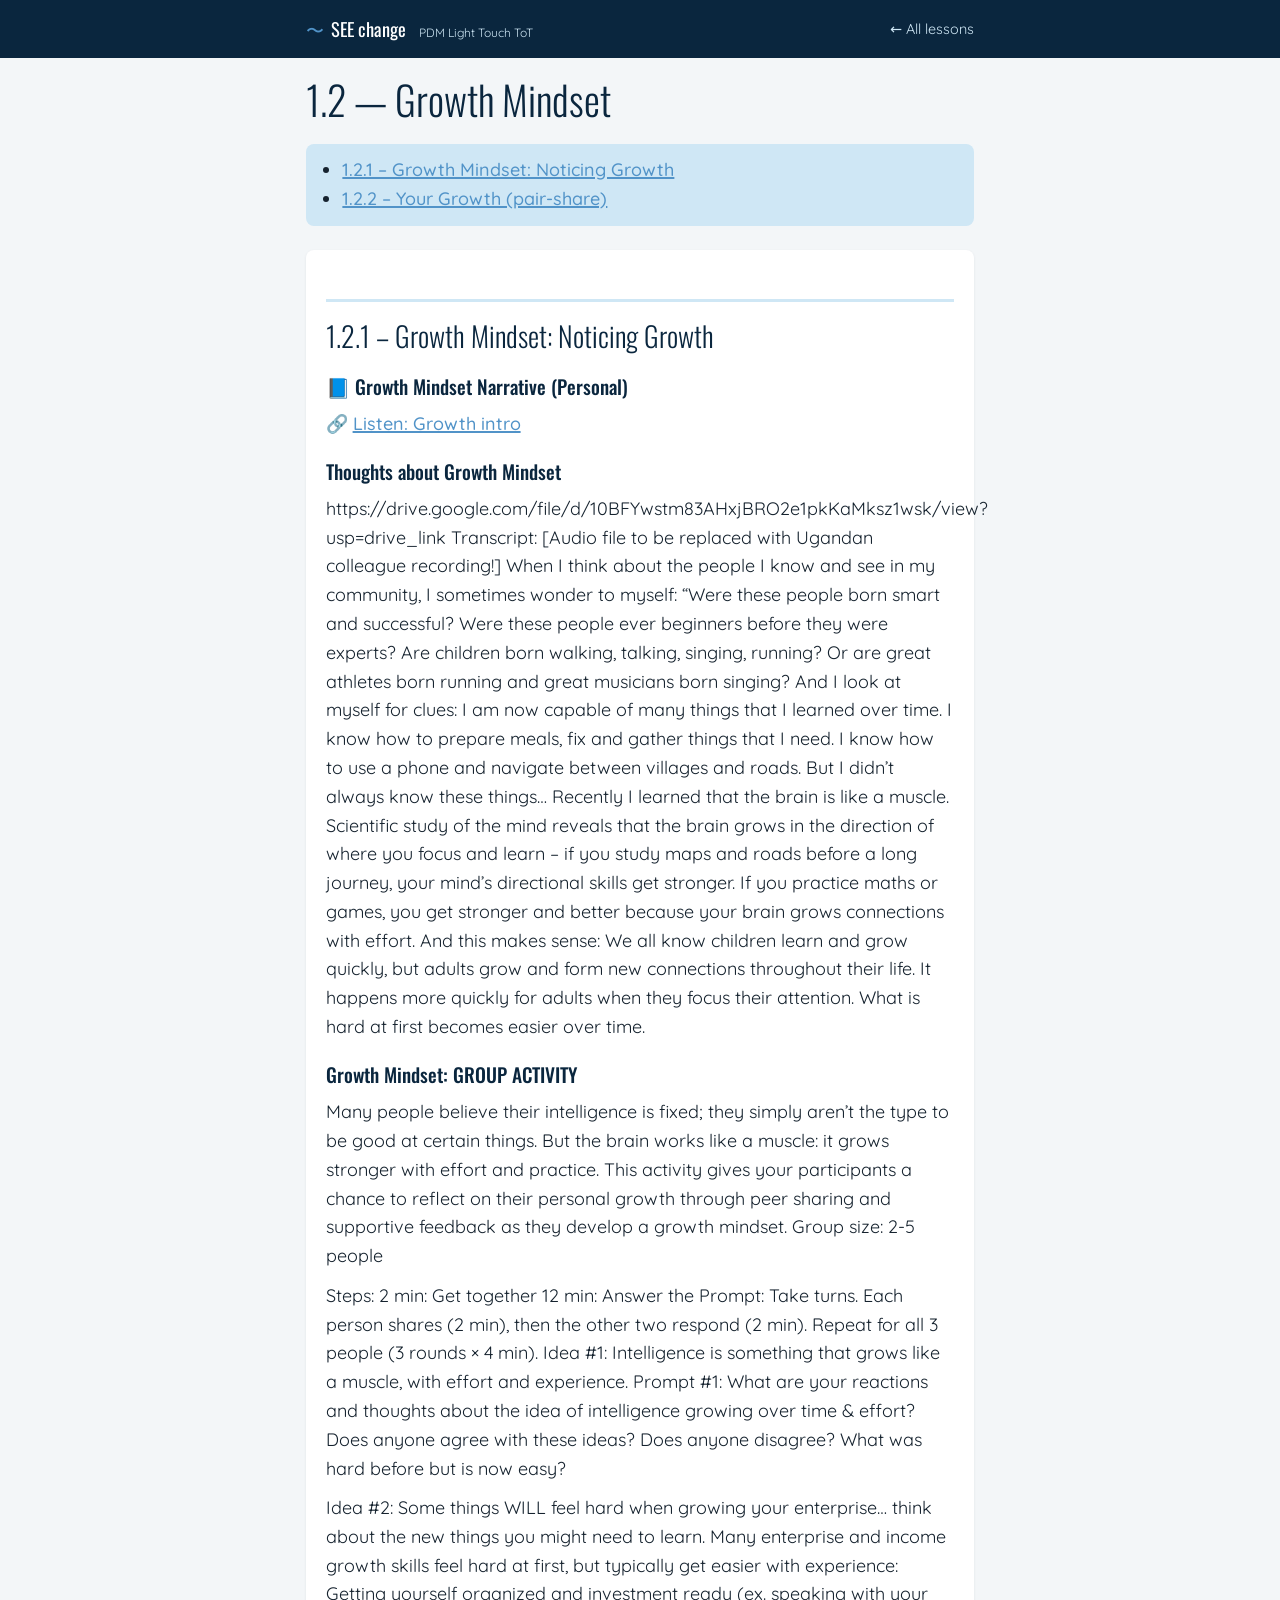
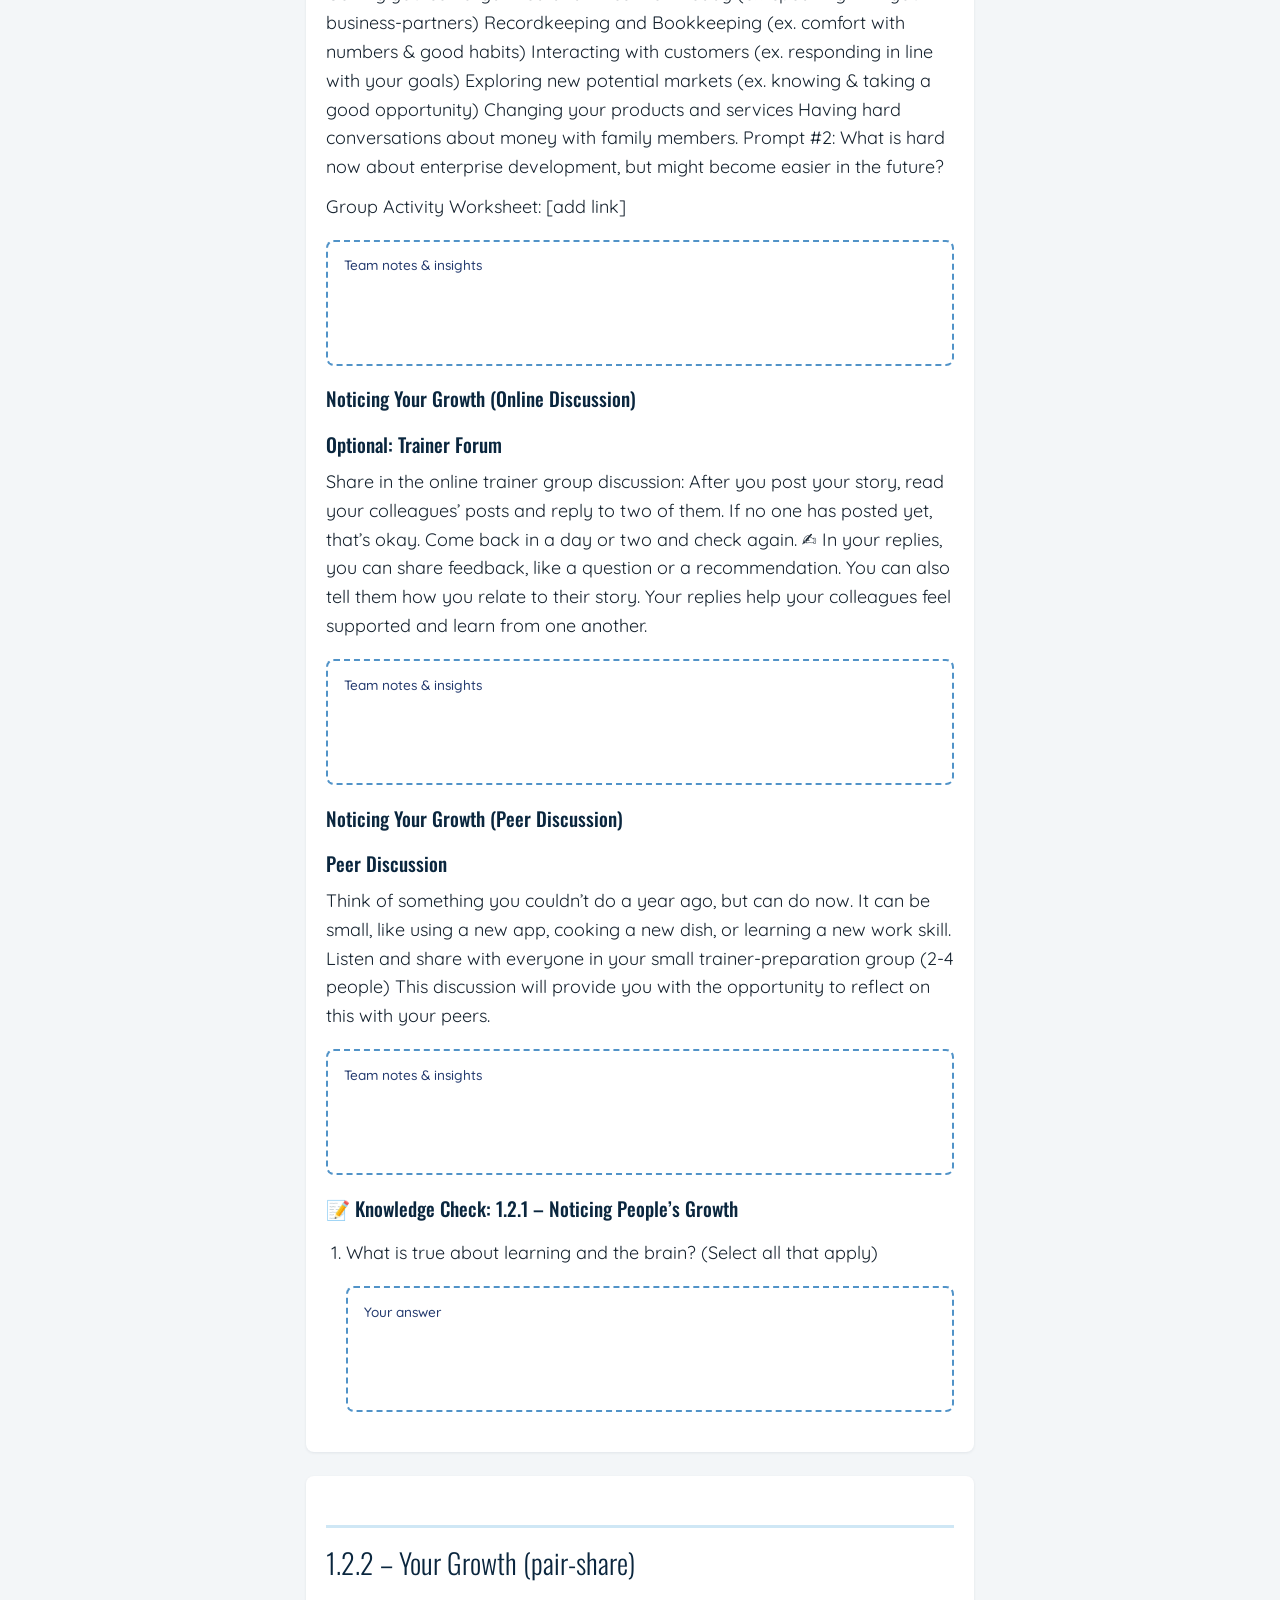
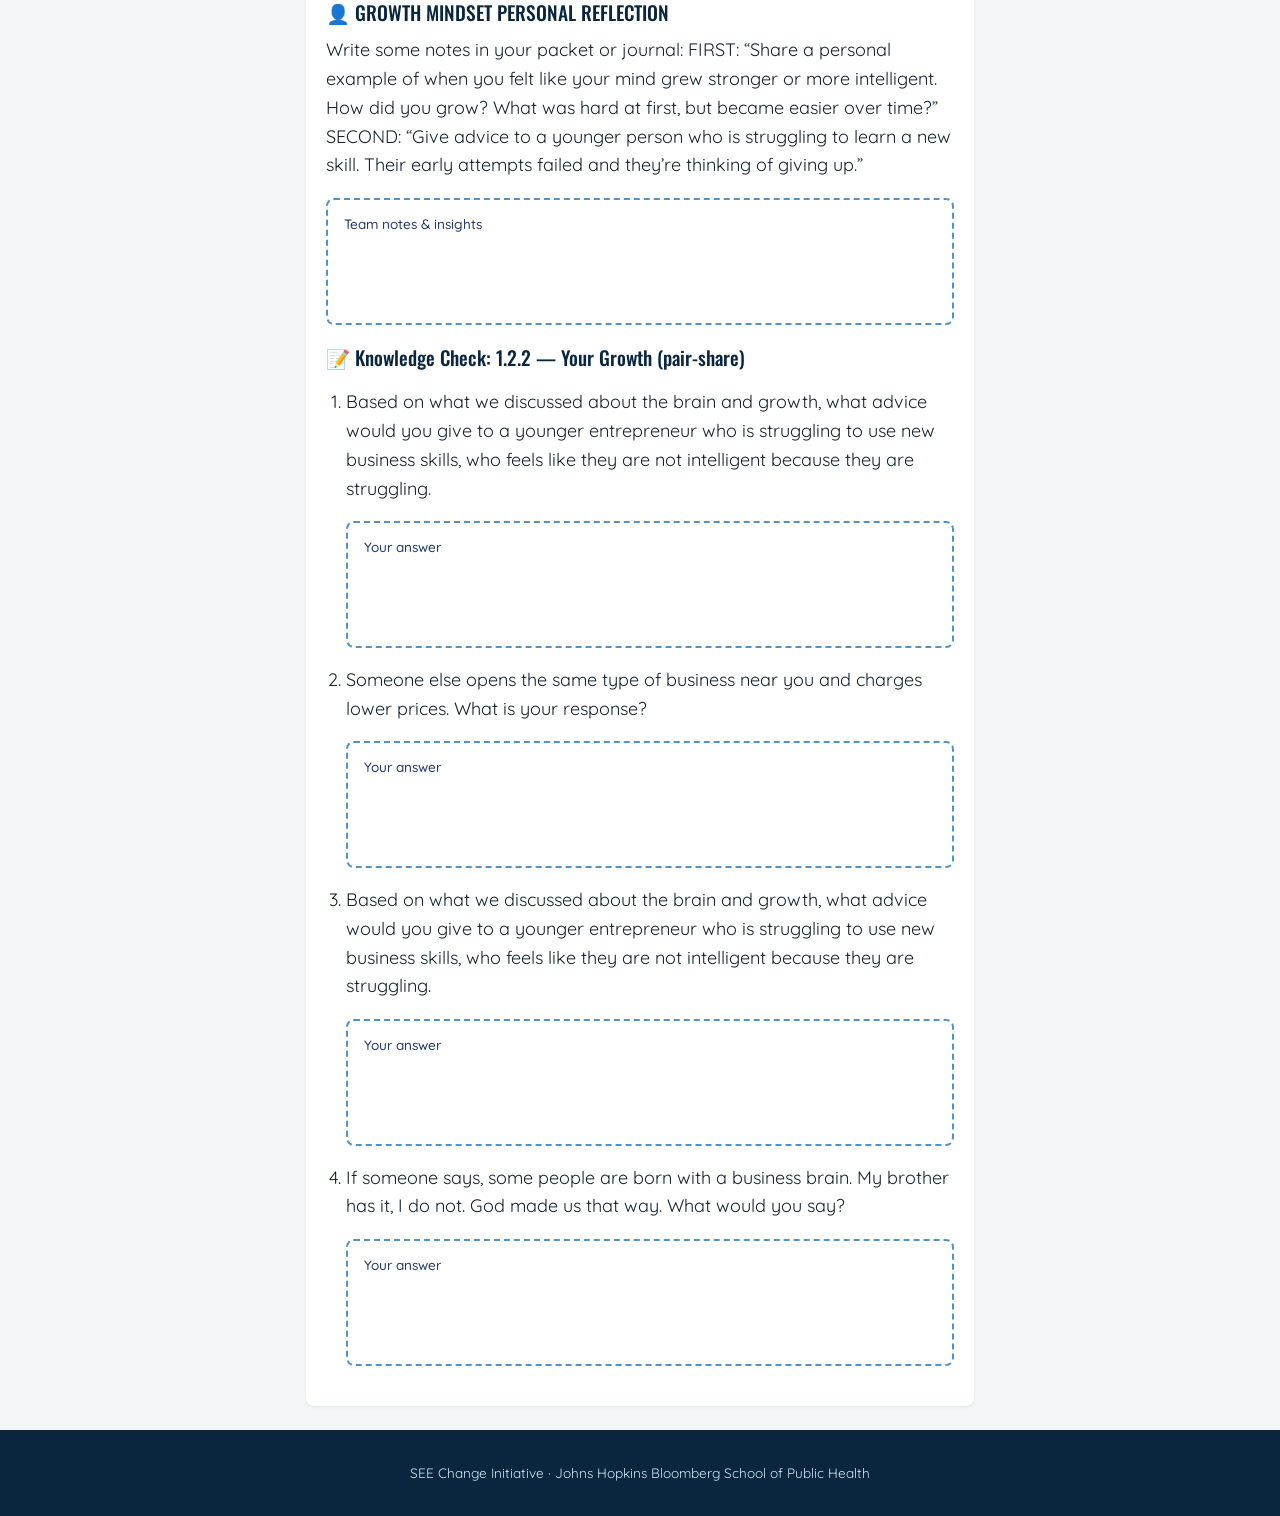
<file: docs/lessons/1-2-growth-mindset.html>
<!doctype html>
<html lang="en">
<head>
<meta charset="utf-8">
<meta name="viewport" content="width=device-width, initial-scale=1">
<title>1.2 — Growth Mindset — PDM Light Touch ToT</title>
<meta name="description" content="">
<link rel="preconnect" href="https://fonts.googleapis.com">
<link rel="preconnect" href="https://fonts.gstatic.com" crossorigin>
<link href="https://fonts.googleapis.com/css2?family=Oswald:wght@300;500&amp;family=Quicksand:wght@400;500;700&amp;display=swap" rel="stylesheet">
<style>
/* PDM ToT Handbook — shared style, embedded into every generated page by
   generate_site.py. Authored once here; do not hand-edit the generated
   HTML files under docs/ directly, since a rebuild will overwrite them. */

:root {
  --white: #FFFFFF;
  --blue-light: #CFE7F5;
  --blue-medium: #5193C8;
  --blue-dark: #21386D;
  --blue-darkest: #0A263E;
  --purple: #7E5AC7;
  --red: #C76F61;
  --green: #16CC79;
  --ink: #16232f; /* body text: darker than blue-darkest, higher contrast on white */
  --paper: #FFFFFF;
  --page-bg: #F3F6F8;
  --focus-ring: #0B5FA5;
  --max-width: 46rem;
  --radius: 0.5rem;
}

* { box-sizing: border-box; }

html { -webkit-text-size-adjust: 100%; }

body {
  margin: 0;
  background: var(--page-bg);
  color: var(--ink);
  font-family: "Quicksand", system-ui, sans-serif;
  font-size: clamp(1rem, 0.95rem + 0.25vw, 1.125rem);
  line-height: 1.6;
}

h1, h2, h3 {
  font-family: "Oswald", "Quicksand", system-ui, sans-serif;
  font-weight: 300;
  color: var(--blue-darkest);
  line-height: 1.25;
}

h1 { font-size: clamp(1.75rem, 1.4rem + 1.5vw, 2.5rem); margin: 0.4em 0 0.2em; }
h2 {
  font-size: clamp(1.35rem, 1.15rem + 0.8vw, 1.75rem);
  margin: 1.6em 0 0.5em;
  padding-top: 0.6em;
  border-top: 3px solid var(--blue-light);
}
h3 { font-size: clamp(1.05rem, 0.97rem + 0.3vw, 1.25rem); margin: 1.1em 0 0.4em; font-weight: 500; }

p { margin: 0.6em 0; }
a { color: var(--blue-medium); text-decoration-thickness: 2px; }
a:hover { color: var(--blue-dark); }

.skip-link {
  position: absolute;
  left: -999px;
  top: 0;
  background: var(--blue-darkest);
  color: var(--white);
  padding: 0.75em 1.25em;
  z-index: 100;
  border-radius: 0 0 var(--radius) 0;
}
.skip-link:focus {
  left: 0;
}

:focus-visible {
  outline: 3px solid var(--focus-ring);
  outline-offset: 2px;
}

.wrap {
  max-width: var(--max-width);
  margin: 0 auto;
  padding: 0 1.1rem;
}

.site-header {
  background: var(--blue-darkest);
  color: var(--white);
  padding: 0.9rem 0;
}
.header-inner {
  display: flex;
  align-items: center;
  justify-content: space-between;
  gap: 1rem;
  flex-wrap: wrap;
}
.brand {
  color: var(--white);
  text-decoration: none;
  font-family: "Oswald", sans-serif;
  font-size: 1.15rem;
  display: flex;
  align-items: baseline;
  gap: 0.4em;
}
.brand:hover { color: var(--blue-light); }
.brand-mark { color: var(--blue-medium); }
.brand-sub {
  font-family: "Quicksand", sans-serif;
  font-size: 0.75rem;
  color: var(--blue-light);
  font-weight: 400;
  margin-left: 0.5em;
}
.back-link {
  color: var(--blue-light);
  font-size: 0.9rem;
  text-decoration: none;
  white-space: nowrap;
}
.back-link:hover { color: var(--white); text-decoration: underline; }

main { padding: 1.5rem 1.1rem 4rem; }

.subtitle {
  color: var(--blue-dark);
  font-size: 1.05rem;
}

.lesson-nav {
  background: var(--blue-light);
  border-radius: var(--radius);
  padding: 0.75rem 1.1rem;
  margin: 1.25rem 0;
}
.lesson-nav ul { margin: 0; padding-left: 1.2rem; }
.lesson-nav a { font-weight: 500; }

.lesson-index {
  list-style: none;
  margin: 1.5rem 0;
  padding: 0;
  display: grid;
  gap: 0.75rem;
  grid-template-columns: repeat(auto-fill, minmax(15rem, 1fr));
}
.lesson-index li {
  background: var(--white);
  border: 1px solid var(--blue-light);
  border-radius: var(--radius);
}
.lesson-index a {
  display: block;
  padding: 1rem 1.1rem;
  text-decoration: none;
  color: var(--blue-dark);
  font-weight: 500;
}
.lesson-index a:hover { background: var(--blue-light); }

.activity {
  background: var(--paper);
  border-radius: var(--radius);
  padding: 0.25rem 1.25rem 1.25rem;
  margin: 1.5rem 0;
  box-shadow: 0 1px 3px rgba(10, 38, 62, 0.08);
}

.content-block { margin: 1.25rem 0; }
.content-block:first-child { margin-top: 0.75rem; }

.content-block img {
  max-width: 100%;
  height: auto;
  border-radius: var(--radius);
  display: block;
}
.content-block figure { margin: 0.75em 0; }
.content-block figcaption {
  font-size: 0.9rem;
  color: var(--blue-dark);
  margin-top: 0.4em;
}
.media-link a { font-weight: 500; }

/* Any raw table that arrives via source markdown (e.g. pasted from a Coda
   canvas) -- without this, it falls back to bare browser/Coda default
   styling, off-brand and untested for print. */
.content-block table {
  width: 100%;
  border-collapse: collapse;
  margin: 1em 0;
  font-size: 0.95em;
}
.content-block th, .content-block td {
  border: 1px solid var(--blue-light);
  padding: 0.5em 0.7em;
  text-align: left;
  vertical-align: top;
}
.content-block th {
  background: var(--blue-dark);
  color: var(--white);
  font-family: "Quicksand", sans-serif;
  font-weight: 500;
}
.content-block tr:nth-child(even) td { background: var(--blue-light); }

.facilitator-note {
  border-left: 4px solid var(--purple);
  padding-left: 0.9rem;
}

.callout {
  display: flex;
  gap: 0.7rem;
  background: var(--blue-light);
  border-left: 4px solid var(--blue-medium);
  border-radius: var(--radius);
  padding: 0.9rem 1.1rem;
  margin: 1em 0;
}
.callout-icon { font-size: 1.2rem; flex: none; }
.callout-body > *:first-child { margin-top: 0; }
.callout-body > *:last-child { margin-bottom: 0; }
.callout-body ul, .callout-body ol { padding-left: 1.2em; }

.writing-box {
  margin: 1em 0;
  border: 2px dashed var(--blue-medium);
  border-radius: var(--radius);
  padding: 0.8rem 1rem 1.4rem;
  background: var(--white);
}
.writing-box-label {
  display: block;
  font-size: 0.85rem;
  font-weight: 500;
  color: var(--blue-dark);
  margin-bottom: 0.6rem;
}
.writing-box-lines { min-height: 3.5rem; }

.kc-questions { padding-left: 1.3rem; }
.kc-questions > li { margin-bottom: 1.1rem; }
.kc-options { list-style: none; padding-left: 0; margin: 0.5em 0; }
.kc-options li {
  display: flex;
  align-items: flex-start;
  gap: 0.6em;
  margin: 0.35em 0;
}
.option-box {
  flex: none;
  width: 1em;
  height: 1em;
  margin-top: 0.2em;
  border: 2px solid var(--blue-dark);
  border-radius: 3px;
}

.site-footer {
  background: var(--blue-darkest);
  color: var(--blue-light);
  padding: 1.5rem 0;
  font-size: 0.85rem;
  text-align: center;
}
.site-footer a { color: var(--white); }

/* Tablet and up */
@media (min-width: 640px) {
  :root { --max-width: 40rem; }
  main { padding: 2rem 1.5rem 5rem; }
}

/* Desktop */
@media (min-width: 1024px) {
  :root { --max-width: 44rem; }
}

@media (prefers-reduced-motion: reduce) {
  * { scroll-behavior: auto !important; }
}

/* ---------------------------------------------------------------- */
/* Print: same source file, print-ready output.                     */
/* ---------------------------------------------------------------- */
@media print {
  .skip-link, .site-header, .site-footer, .lesson-nav, .back-link {
    display: none !important;
  }
  body { background: var(--white); font-size: 11.5pt; color: #000; }
  main { padding: 0; max-width: none; }
  .wrap { max-width: none; padding: 0; }
  h1, h2, h3 { color: #000; }
  h2 { border-top-color: #ccc; page-break-after: avoid; }
  h3 { page-break-after: avoid; }
  .activity {
    box-shadow: none;
    border: none;
    padding: 0;
    page-break-before: always;
  }
  .activity:first-of-type { page-break-before: auto; }
  /* Deliberately NOT page-break-inside:avoid on .content-block itself: a
     block can be large (multiple images + a long callout), and forcing the
     whole thing to stay together pushes it entirely to the next page when
     it doesn't fit in whatever space is left -- leaving a near-blank page
     behind it. Only small, single-glance pieces are kept unsplit. */
  .writing-box, .callout, .kc-questions > li, table {
    page-break-inside: avoid;
  }
  .callout {
    background: #fff;
    border: 1px solid #999;
    border-left: 4px solid #666;
  }
  .writing-box {
    border: 1.5px dashed #666;
  }
  .writing-box-lines { min-height: 5rem; }
  .option-box { border-color: #000; }
  a { color: #000; text-decoration: underline; }
  a[href^="http"]::after {
    content: " (" attr(href) ")";
    font-size: 0.85em;
    color: #555;
  }
  img { max-width: 100% !important; max-height: 9in; }
  .content-block th { background: #ddd !important; color: #000; -webkit-print-color-adjust: exact; print-color-adjust: exact; }
  .content-block tr:nth-child(even) td { background: #f2f2f2 !important; -webkit-print-color-adjust: exact; print-color-adjust: exact; }
}

</style>
</head>
<body>
<a class="skip-link" href="#main">Skip to content</a>
<header class="site-header">
  <div class="wrap header-inner">
    <a class="brand" href="../index.html"><span class="brand-mark" aria-hidden="true">〜</span> SEE change <span class="brand-sub">PDM Light Touch ToT</span></a>
    <a class="back-link" href="../index.html">&larr; All lessons</a>
  </div>
</header>
<main id="main" class="wrap">
  <h1>1.2 — Growth Mindset</h1>
  
  <nav class="lesson-nav" aria-label="Activities in this lesson"><ul><li><a href="#1-2-1-growth-mindset-noticing-growth">1.2.1 – Growth Mindset: Noticing Growth</a></li><li><a href="#1-2-2-your-growth-pair-share">1.2.2 – Your Growth (pair-share)</a></li></ul></nav>
  <article class="activity" id="1-2-1-growth-mindset-noticing-growth"><h2>1.2.1 – Growth Mindset: Noticing Growth</h2><section class="content-block type-story"><h3>📘 Growth Mindset Narrative (Personal)</h3><p class="media-link">🔗 <a href="https://drive.google.com/file/d/10BFYwstm83AHxjBRO2e1pkKaMksz1wsk/view">Listen: Growth intro</a></p><p><callout type="note"></p>
<h3>Thoughts about Growth Mindset</h3>
<p>https://drive.google.com/file/d/10BFYwstm83AHxjBRO2e1pkKaMksz1wsk/view?usp=drive_link
Transcript:
[Audio file to be replaced with Ugandan colleague recording!]
When I think about the people I know and see in my community, I sometimes wonder to myself: “Were these people born smart and successful? Were these people ever beginners before they were experts?
Are children born walking, talking, singing, running? Or are great athletes born running and great musicians born singing?
And I look at myself for clues: I am now capable of many things that I learned over time.
I know how to prepare meals, fix and gather things that I need. I know how to use a phone and navigate between villages and roads. But I didn’t always know these things…
Recently I learned that the brain is like a muscle. Scientific study of the mind reveals that the brain grows in the direction of where you focus and learn – if you study maps and roads before a long journey, your mind’s directional skills get stronger. If you practice maths or games, you get stronger and better because your brain grows connections with effort.
And this makes sense: We all know children learn and grow quickly, but adults grow and form new connections throughout their life. It happens more quickly for adults when they focus their attention.
What is hard at first becomes easier over time.</p></section><section class="content-block type-group-debrief"><h3>Growth Mindset: GROUP ACTIVITY</h3><p>Many people believe their intelligence is fixed; they simply aren’t the type to be good at certain things. But the brain works like a muscle: it grows stronger with effort and practice. This activity gives your participants a chance to reflect on their personal growth through peer sharing and supportive feedback as they develop a growth mindset.
Group size: 2-5 people</p>
<p>Steps:
2 min: Get together
12 min: Answer the Prompt: Take turns. Each person shares (2 min), then the other two respond (2 min). Repeat for all 3 people (3 rounds × 4 min).
Idea #1: Intelligence is something that grows like a muscle, with effort and experience.
Prompt #1: What are your reactions and thoughts about the idea of intelligence growing over time &amp; effort?
Does anyone agree with these ideas?
Does anyone disagree?
What was hard before but is now easy?</p>
<p>Idea #2: Some things WILL feel hard when growing your enterprise… think about the new things you might need to learn.
Many enterprise and income growth skills feel hard at first, but typically get easier with experience:
Getting yourself organized and investment ready (ex. speaking with your business-partners)
Recordkeeping and Bookkeeping (ex. comfort with numbers &amp; good habits)
Interacting with customers (ex. responding in line with your goals)
Exploring new potential markets (ex. knowing &amp; taking a good opportunity)
Changing your products and services
Having hard conversations about money with family members.
Prompt #2: What is hard now about enterprise development, but might become easier in the future?</p>
<p>Group Activity Worksheet: [add link]</p><div class="writing-box"><span class="writing-box-label">Team notes &amp; insights</span><div class="writing-box-lines" aria-hidden="true"></div></div></section><section class="content-block type-group-discussion-forum"><h3>Noticing Your Growth (Online Discussion)</h3><p><callout type="note"></p>
<h3>Optional: Trainer Forum</h3>
<p>Share in the online trainer group discussion:
After you post your story, read your colleagues’ posts and reply to two of them. If no one has posted yet, that’s okay. Come back in a day or two and check again.
✍️ In your replies, you can share feedback, like a question or a recommendation. You can also tell them how you relate to their story. Your replies help your colleagues feel supported and learn from one another.</p><div class="writing-box"><span class="writing-box-label">Team notes &amp; insights</span><div class="writing-box-lines" aria-hidden="true"></div></div></section><section class="content-block type-group-activity"><h3>Noticing Your Growth (Peer Discussion)</h3><p><callout type="info"></p>
<h3>Peer Discussion</h3>
<p>Think of something you couldn’t do a year ago, but can do now. It can be small, like using a new app, cooking a new dish, or learning a new work skill.
Listen and share with everyone in your small trainer-preparation group (2-4 people)
This discussion will provide you with the opportunity to reflect on this with your peers.</p><div class="writing-box"><span class="writing-box-label">Team notes &amp; insights</span><div class="writing-box-lines" aria-hidden="true"></div></div></section><section class="content-block type-knowledge-check"><h3>📝 Knowledge Check: 1.2.1 – Noticing People’s Growth</h3><ol class="kc-questions"><li><p>What is true about learning and the brain?
(Select all that apply)</p><div class="writing-box"><span class="writing-box-label">Your answer</span><div class="writing-box-lines" aria-hidden="true"></div></div></li></ol></section></article><article class="activity" id="1-2-2-your-growth-pair-share"><h2>1.2.2 – Your Growth (pair-share)</h2><section class="content-block type-group-activity"><h3>👤 GROWTH MINDSET PERSONAL REFLECTION</h3><p>Write some notes in your packet or journal:
FIRST: “Share a personal example of when you felt like your mind grew stronger or more intelligent. How did you grow?  What was hard at first, but became easier over time?”
SECOND: “Give advice to a younger person who is struggling to learn a new skill. Their early attempts failed and they’re thinking of giving up.”</p><div class="writing-box"><span class="writing-box-label">Team notes &amp; insights</span><div class="writing-box-lines" aria-hidden="true"></div></div></section><section class="content-block type-knowledge-check"><h3>📝 Knowledge Check: 1.2.2 — Your Growth (pair-share)</h3><ol class="kc-questions"><li><p>Based on what we discussed about the brain and growth, what advice would you give to a younger entrepreneur who is struggling to use new business skills, who feels like they are not intelligent because they are struggling.</p><div class="writing-box"><span class="writing-box-label">Your answer</span><div class="writing-box-lines" aria-hidden="true"></div></div></li><li><p>Someone else opens the same type of business near you and charges lower prices. What is your response?</p><div class="writing-box"><span class="writing-box-label">Your answer</span><div class="writing-box-lines" aria-hidden="true"></div></div></li><li><p>Based on what we discussed about the brain and growth, what advice would you give to a younger entrepreneur who is struggling to use new business skills, who feels like they are not intelligent because they are struggling.</p><div class="writing-box"><span class="writing-box-label">Your answer</span><div class="writing-box-lines" aria-hidden="true"></div></div></li><li><p>If someone says, some people are born with a business brain. My brother has it, I do not. God made us that way.  What would you say?</p><div class="writing-box"><span class="writing-box-label">Your answer</span><div class="writing-box-lines" aria-hidden="true"></div></div></li></ol></section></article>
</main>
<footer class="site-footer">
  <div class="wrap">
    <p>SEE Change Initiative · Johns Hopkins Bloomberg School of Public Health</p>
  </div>
</footer>
</body>
</html>
</file>
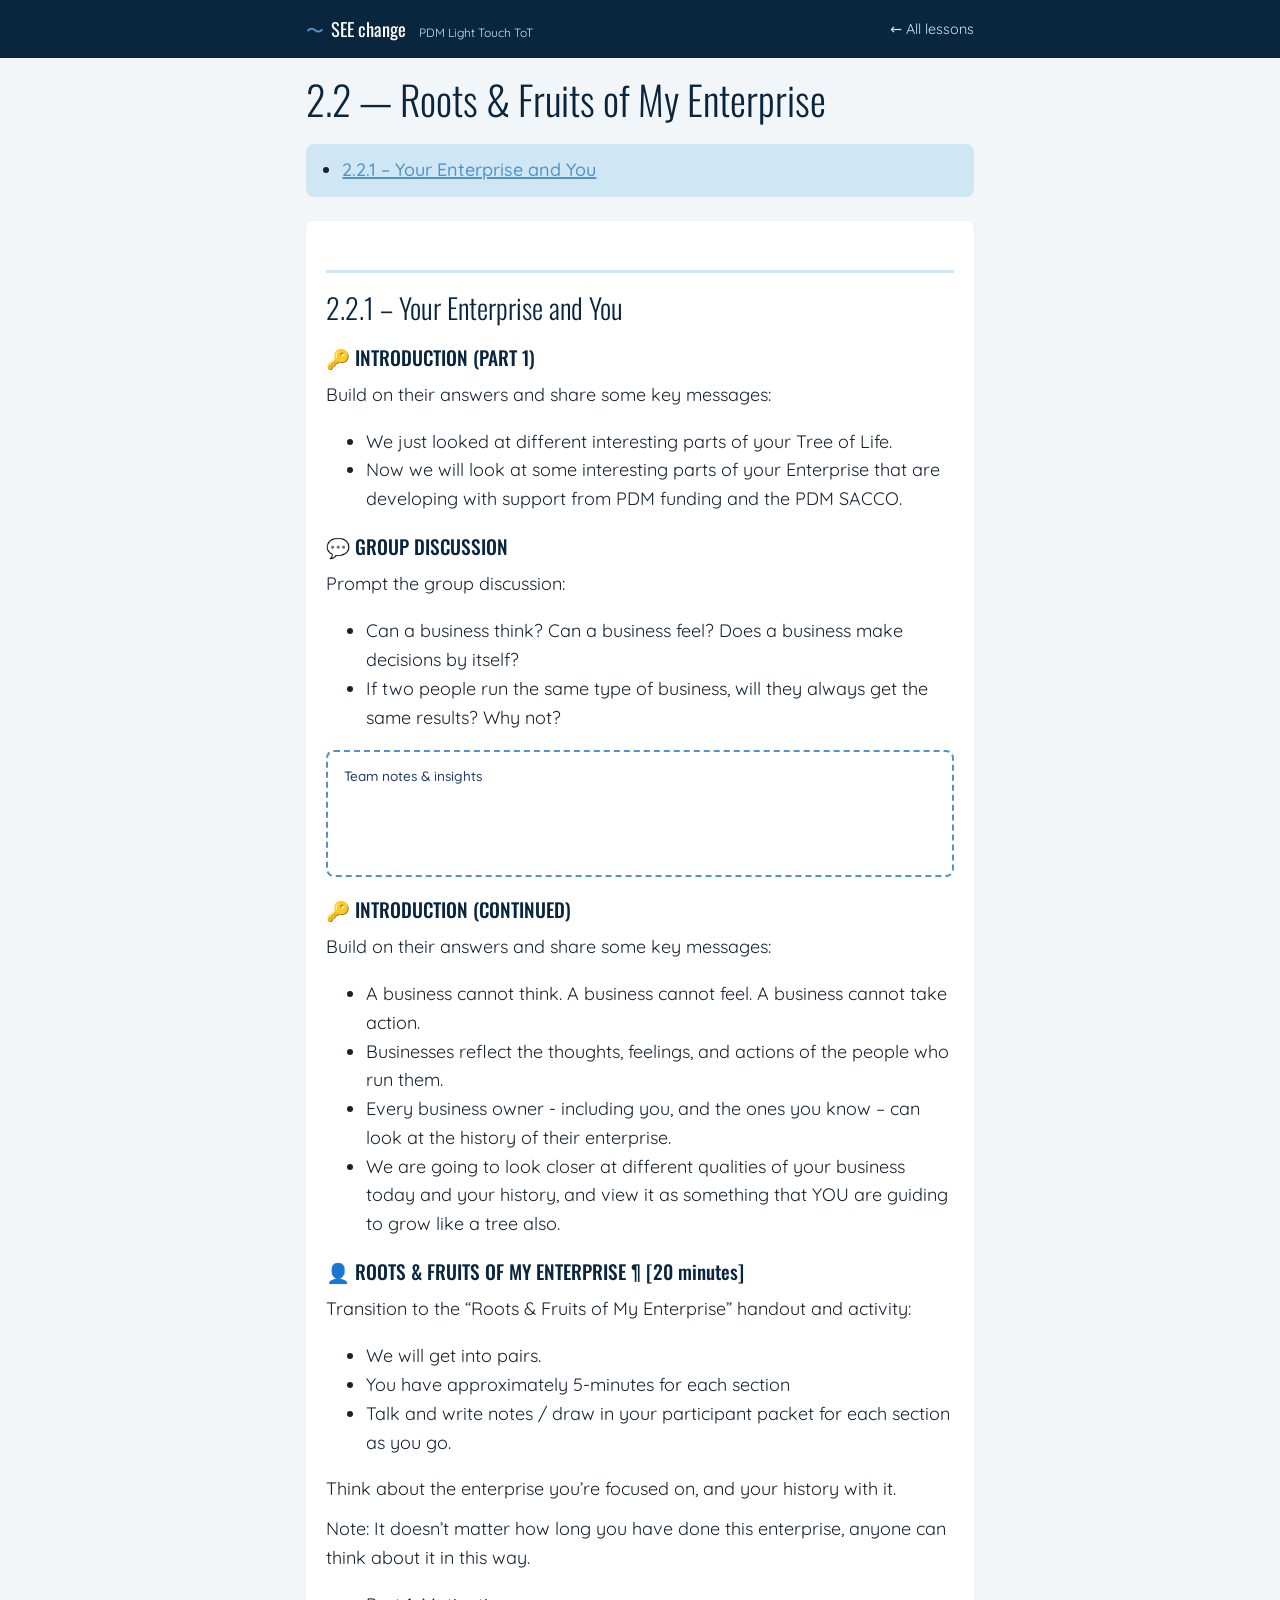
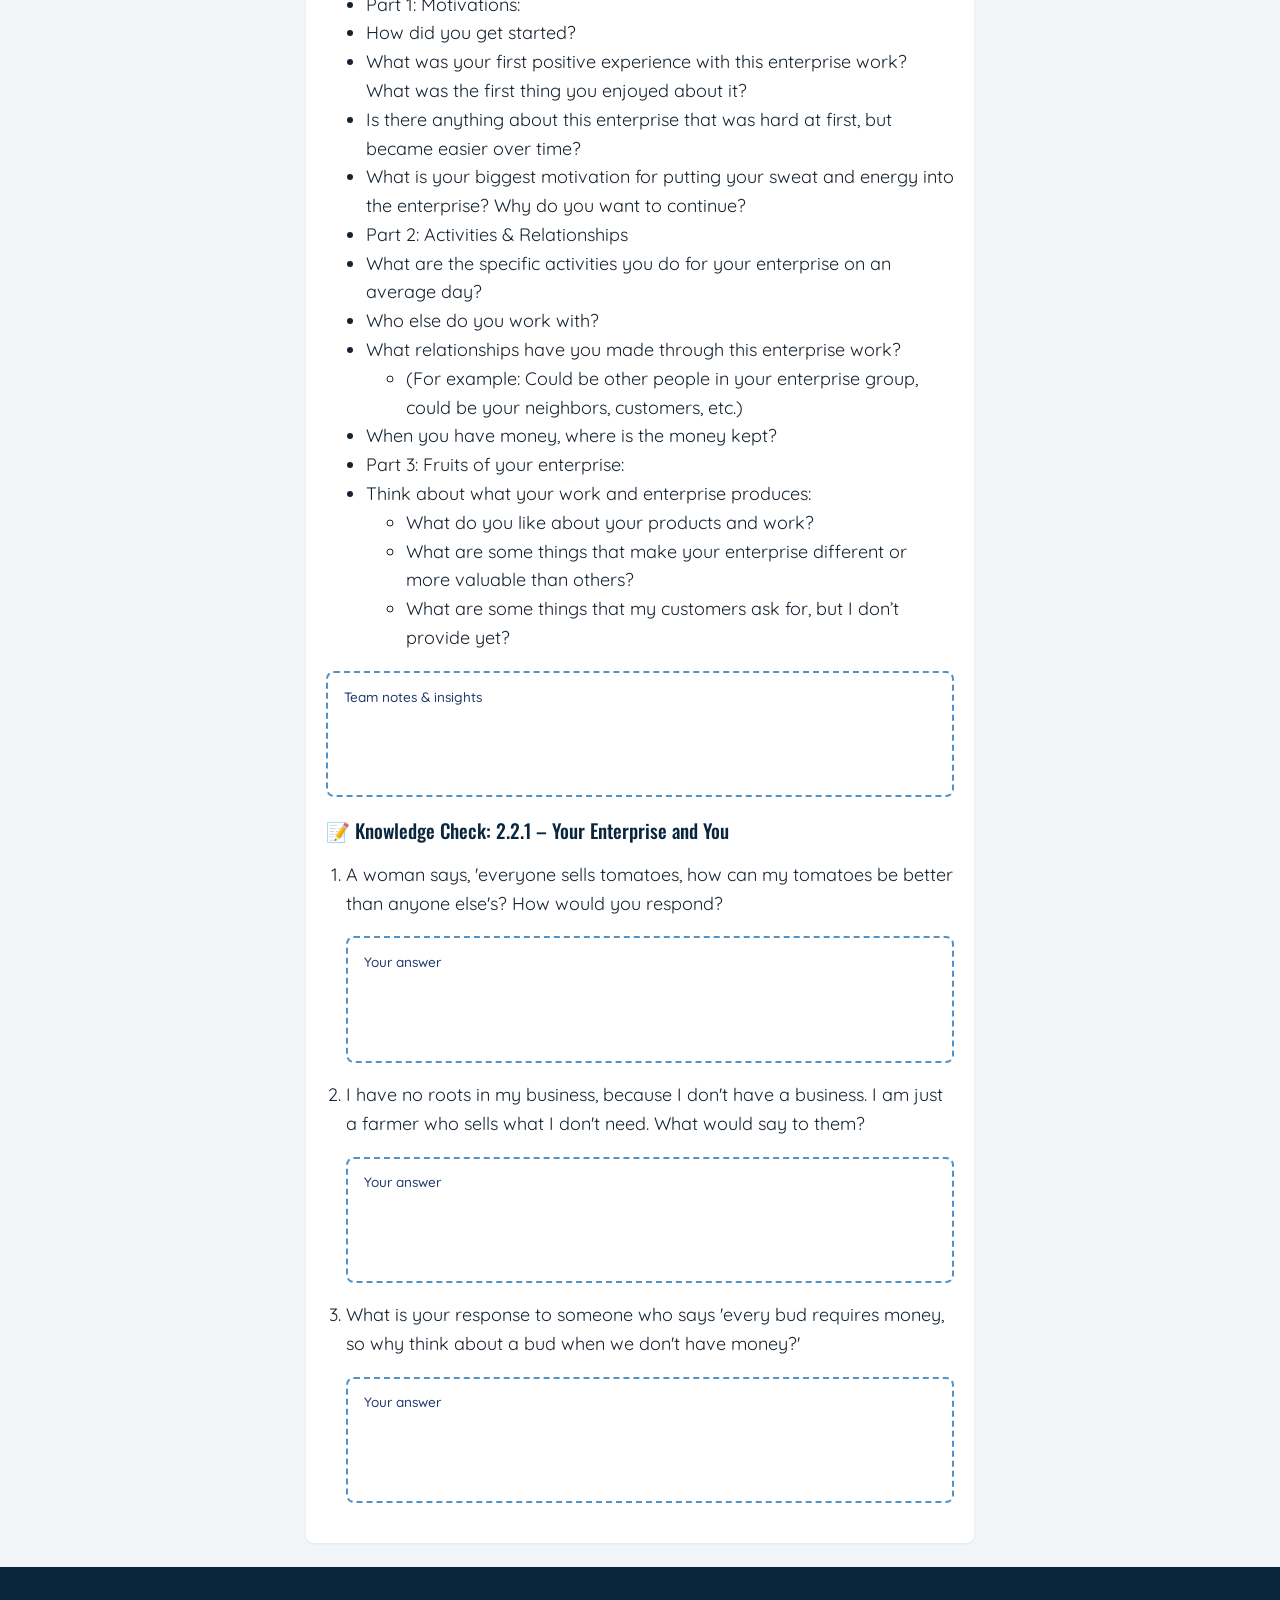
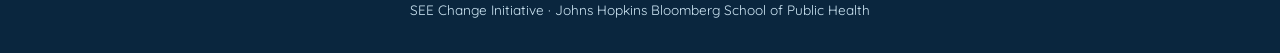
<file: docs/lessons/2-2-roots-fruits-of-my-enterprise.html>
<!doctype html>
<html lang="en">
<head>
<meta charset="utf-8">
<meta name="viewport" content="width=device-width, initial-scale=1">
<title>2.2 — Roots &amp; Fruits of My Enterprise — PDM Light Touch ToT</title>
<meta name="description" content="">
<link rel="preconnect" href="https://fonts.googleapis.com">
<link rel="preconnect" href="https://fonts.gstatic.com" crossorigin>
<link href="https://fonts.googleapis.com/css2?family=Oswald:wght@300;500&amp;family=Quicksand:wght@400;500;700&amp;display=swap" rel="stylesheet">
<style>
/* PDM ToT Handbook — shared style, embedded into every generated page by
   generate_site.py. Authored once here; do not hand-edit the generated
   HTML files under docs/ directly, since a rebuild will overwrite them. */

:root {
  --white: #FFFFFF;
  --blue-light: #CFE7F5;
  --blue-medium: #5193C8;
  --blue-dark: #21386D;
  --blue-darkest: #0A263E;
  --purple: #7E5AC7;
  --red: #C76F61;
  --green: #16CC79;
  --ink: #16232f; /* body text: darker than blue-darkest, higher contrast on white */
  --paper: #FFFFFF;
  --page-bg: #F3F6F8;
  --focus-ring: #0B5FA5;
  --max-width: 46rem;
  --radius: 0.5rem;
}

* { box-sizing: border-box; }

html { -webkit-text-size-adjust: 100%; }

body {
  margin: 0;
  background: var(--page-bg);
  color: var(--ink);
  font-family: "Quicksand", system-ui, sans-serif;
  font-size: clamp(1rem, 0.95rem + 0.25vw, 1.125rem);
  line-height: 1.6;
}

h1, h2, h3 {
  font-family: "Oswald", "Quicksand", system-ui, sans-serif;
  font-weight: 300;
  color: var(--blue-darkest);
  line-height: 1.25;
}

h1 { font-size: clamp(1.75rem, 1.4rem + 1.5vw, 2.5rem); margin: 0.4em 0 0.2em; }
h2 {
  font-size: clamp(1.35rem, 1.15rem + 0.8vw, 1.75rem);
  margin: 1.6em 0 0.5em;
  padding-top: 0.6em;
  border-top: 3px solid var(--blue-light);
}
h3 { font-size: clamp(1.05rem, 0.97rem + 0.3vw, 1.25rem); margin: 1.1em 0 0.4em; font-weight: 500; }

p { margin: 0.6em 0; }
a { color: var(--blue-medium); text-decoration-thickness: 2px; }
a:hover { color: var(--blue-dark); }

.skip-link {
  position: absolute;
  left: -999px;
  top: 0;
  background: var(--blue-darkest);
  color: var(--white);
  padding: 0.75em 1.25em;
  z-index: 100;
  border-radius: 0 0 var(--radius) 0;
}
.skip-link:focus {
  left: 0;
}

:focus-visible {
  outline: 3px solid var(--focus-ring);
  outline-offset: 2px;
}

.wrap {
  max-width: var(--max-width);
  margin: 0 auto;
  padding: 0 1.1rem;
}

.site-header {
  background: var(--blue-darkest);
  color: var(--white);
  padding: 0.9rem 0;
}
.header-inner {
  display: flex;
  align-items: center;
  justify-content: space-between;
  gap: 1rem;
  flex-wrap: wrap;
}
.brand {
  color: var(--white);
  text-decoration: none;
  font-family: "Oswald", sans-serif;
  font-size: 1.15rem;
  display: flex;
  align-items: baseline;
  gap: 0.4em;
}
.brand:hover { color: var(--blue-light); }
.brand-mark { color: var(--blue-medium); }
.brand-sub {
  font-family: "Quicksand", sans-serif;
  font-size: 0.75rem;
  color: var(--blue-light);
  font-weight: 400;
  margin-left: 0.5em;
}
.back-link {
  color: var(--blue-light);
  font-size: 0.9rem;
  text-decoration: none;
  white-space: nowrap;
}
.back-link:hover { color: var(--white); text-decoration: underline; }

main { padding: 1.5rem 1.1rem 4rem; }

.subtitle {
  color: var(--blue-dark);
  font-size: 1.05rem;
}

.lesson-nav {
  background: var(--blue-light);
  border-radius: var(--radius);
  padding: 0.75rem 1.1rem;
  margin: 1.25rem 0;
}
.lesson-nav ul { margin: 0; padding-left: 1.2rem; }
.lesson-nav a { font-weight: 500; }

.lesson-index {
  list-style: none;
  margin: 1.5rem 0;
  padding: 0;
  display: grid;
  gap: 0.75rem;
  grid-template-columns: repeat(auto-fill, minmax(15rem, 1fr));
}
.lesson-index li {
  background: var(--white);
  border: 1px solid var(--blue-light);
  border-radius: var(--radius);
}
.lesson-index a {
  display: block;
  padding: 1rem 1.1rem;
  text-decoration: none;
  color: var(--blue-dark);
  font-weight: 500;
}
.lesson-index a:hover { background: var(--blue-light); }

.activity {
  background: var(--paper);
  border-radius: var(--radius);
  padding: 0.25rem 1.25rem 1.25rem;
  margin: 1.5rem 0;
  box-shadow: 0 1px 3px rgba(10, 38, 62, 0.08);
}

.content-block { margin: 1.25rem 0; }
.content-block:first-child { margin-top: 0.75rem; }

.content-block img {
  max-width: 100%;
  height: auto;
  border-radius: var(--radius);
  display: block;
}
.content-block figure { margin: 0.75em 0; }
.content-block figcaption {
  font-size: 0.9rem;
  color: var(--blue-dark);
  margin-top: 0.4em;
}
.media-link a { font-weight: 500; }

/* Any raw table that arrives via source markdown (e.g. pasted from a Coda
   canvas) -- without this, it falls back to bare browser/Coda default
   styling, off-brand and untested for print. */
.content-block table {
  width: 100%;
  border-collapse: collapse;
  margin: 1em 0;
  font-size: 0.95em;
}
.content-block th, .content-block td {
  border: 1px solid var(--blue-light);
  padding: 0.5em 0.7em;
  text-align: left;
  vertical-align: top;
}
.content-block th {
  background: var(--blue-dark);
  color: var(--white);
  font-family: "Quicksand", sans-serif;
  font-weight: 500;
}
.content-block tr:nth-child(even) td { background: var(--blue-light); }

.facilitator-note {
  border-left: 4px solid var(--purple);
  padding-left: 0.9rem;
}

.callout {
  display: flex;
  gap: 0.7rem;
  background: var(--blue-light);
  border-left: 4px solid var(--blue-medium);
  border-radius: var(--radius);
  padding: 0.9rem 1.1rem;
  margin: 1em 0;
}
.callout-icon { font-size: 1.2rem; flex: none; }
.callout-body > *:first-child { margin-top: 0; }
.callout-body > *:last-child { margin-bottom: 0; }
.callout-body ul, .callout-body ol { padding-left: 1.2em; }

.writing-box {
  margin: 1em 0;
  border: 2px dashed var(--blue-medium);
  border-radius: var(--radius);
  padding: 0.8rem 1rem 1.4rem;
  background: var(--white);
}
.writing-box-label {
  display: block;
  font-size: 0.85rem;
  font-weight: 500;
  color: var(--blue-dark);
  margin-bottom: 0.6rem;
}
.writing-box-lines { min-height: 3.5rem; }

.kc-questions { padding-left: 1.3rem; }
.kc-questions > li { margin-bottom: 1.1rem; }
.kc-options { list-style: none; padding-left: 0; margin: 0.5em 0; }
.kc-options li {
  display: flex;
  align-items: flex-start;
  gap: 0.6em;
  margin: 0.35em 0;
}
.option-box {
  flex: none;
  width: 1em;
  height: 1em;
  margin-top: 0.2em;
  border: 2px solid var(--blue-dark);
  border-radius: 3px;
}

.site-footer {
  background: var(--blue-darkest);
  color: var(--blue-light);
  padding: 1.5rem 0;
  font-size: 0.85rem;
  text-align: center;
}
.site-footer a { color: var(--white); }

/* Tablet and up */
@media (min-width: 640px) {
  :root { --max-width: 40rem; }
  main { padding: 2rem 1.5rem 5rem; }
}

/* Desktop */
@media (min-width: 1024px) {
  :root { --max-width: 44rem; }
}

@media (prefers-reduced-motion: reduce) {
  * { scroll-behavior: auto !important; }
}

/* ---------------------------------------------------------------- */
/* Print: same source file, print-ready output.                     */
/* ---------------------------------------------------------------- */
@media print {
  .skip-link, .site-header, .site-footer, .lesson-nav, .back-link {
    display: none !important;
  }
  body { background: var(--white); font-size: 11.5pt; color: #000; }
  main { padding: 0; max-width: none; }
  .wrap { max-width: none; padding: 0; }
  h1, h2, h3 { color: #000; }
  h2 { border-top-color: #ccc; page-break-after: avoid; }
  h3 { page-break-after: avoid; }
  .activity {
    box-shadow: none;
    border: none;
    padding: 0;
    page-break-before: always;
  }
  .activity:first-of-type { page-break-before: auto; }
  /* Deliberately NOT page-break-inside:avoid on .content-block itself: a
     block can be large (multiple images + a long callout), and forcing the
     whole thing to stay together pushes it entirely to the next page when
     it doesn't fit in whatever space is left -- leaving a near-blank page
     behind it. Only small, single-glance pieces are kept unsplit. */
  .writing-box, .callout, .kc-questions > li, table {
    page-break-inside: avoid;
  }
  .callout {
    background: #fff;
    border: 1px solid #999;
    border-left: 4px solid #666;
  }
  .writing-box {
    border: 1.5px dashed #666;
  }
  .writing-box-lines { min-height: 5rem; }
  .option-box { border-color: #000; }
  a { color: #000; text-decoration: underline; }
  a[href^="http"]::after {
    content: " (" attr(href) ")";
    font-size: 0.85em;
    color: #555;
  }
  img { max-width: 100% !important; max-height: 9in; }
  .content-block th { background: #ddd !important; color: #000; -webkit-print-color-adjust: exact; print-color-adjust: exact; }
  .content-block tr:nth-child(even) td { background: #f2f2f2 !important; -webkit-print-color-adjust: exact; print-color-adjust: exact; }
}

</style>
</head>
<body>
<a class="skip-link" href="#main">Skip to content</a>
<header class="site-header">
  <div class="wrap header-inner">
    <a class="brand" href="../index.html"><span class="brand-mark" aria-hidden="true">〜</span> SEE change <span class="brand-sub">PDM Light Touch ToT</span></a>
    <a class="back-link" href="../index.html">&larr; All lessons</a>
  </div>
</header>
<main id="main" class="wrap">
  <h1>2.2 — Roots &amp; Fruits of My Enterprise</h1>
  
  <nav class="lesson-nav" aria-label="Activities in this lesson"><ul><li><a href="#2-2-1-your-enterprise-and-you">2.2.1 – Your Enterprise and You</a></li></ul></nav>
  <article class="activity" id="2-2-1-your-enterprise-and-you"><h2>2.2.1 – Your Enterprise and You</h2><section class="content-block type-key-messages"><h3>🔑 INTRODUCTION (PART 1)</h3><p>Build on their answers and share some key messages:</p>
<ul>
<li>We just looked at different interesting parts of your Tree of Life.</li>
<li>Now we will look at some interesting parts of your Enterprise that are developing with support from PDM funding and the PDM SACCO.</li>
</ul></section><section class="content-block type-group-debrief"><h3>💬 GROUP DISCUSSION</h3><p>Prompt the group discussion:</p>
<ul>
<li>Can a business think? Can a business feel? Does a business make decisions by itself?</li>
<li>If two people run the same type of business, will they always get the same results? Why not?</li>
</ul><div class="writing-box"><span class="writing-box-label">Team notes &amp; insights</span><div class="writing-box-lines" aria-hidden="true"></div></div></section><section class="content-block type-key-messages"><h3>🔑 INTRODUCTION (CONTINUED)</h3><p>Build on their answers and share some key messages:</p>
<ul>
<li>A business cannot think. A business cannot feel. A business cannot take action.</li>
<li>Businesses reflect the thoughts, feelings, and actions of the people who run them.</li>
<li>Every business owner - including you, and the ones you know – can look at the history of their enterprise.</li>
<li>We are going to look closer at different qualities of your business today and your history, and view it as something that YOU are guiding to grow like a tree also.</li>
</ul></section><section class="content-block type-group-activity"><h3>👤 ROOTS &amp; FRUITS OF MY ENTERPRISE ¶ [20 minutes]</h3><p>Transition to the “Roots &amp; Fruits of My Enterprise” handout and activity:</p>
<ul>
<li>We will get into pairs.</li>
<li>You have approximately 5-minutes for each section</li>
<li>Talk and write notes / draw in your participant packet for each section as you go.</li>
</ul>
<p>Think about the enterprise you’re focused on, and your history with it.</p>
<p>Note: It doesn’t matter how long you have done this enterprise, anyone can think about it in this way.</p>
<ul>
<li>Part 1: Motivations:</li>
<li>How did you get started?</li>
<li>What was your first positive experience with this enterprise work? What was the first thing you enjoyed about it?</li>
<li>Is there anything about this enterprise that was hard at first, but became easier over time?</li>
<li>What is your biggest motivation for putting your sweat and energy into the enterprise? Why do you want to continue?</li>
<li>Part 2: Activities &amp; Relationships</li>
<li>What are the specific activities you do for your enterprise on an average day?</li>
<li>Who else do you work with?</li>
<li>What relationships have you made through this enterprise work?<ul>
<li>(For example: Could be other people in your enterprise group, could be your neighbors, customers, etc.)</li>
</ul>
</li>
<li>When you have money, where is the money kept?</li>
<li>Part 3: Fruits of your enterprise:</li>
<li>Think about what your work and enterprise produces:<ul>
<li>What do you like about your products and work?</li>
<li>What are some things that make your enterprise different or more valuable than others?</li>
<li>What are some things that my customers ask for, but I don’t provide yet?</li>
</ul>
</li>
</ul><div class="writing-box"><span class="writing-box-label">Team notes &amp; insights</span><div class="writing-box-lines" aria-hidden="true"></div></div></section><section class="content-block type-knowledge-check"><h3>📝 Knowledge Check: 2.2.1 – Your Enterprise and You</h3><ol class="kc-questions"><li><p>A woman says, &#x27;everyone sells tomatoes, how can my tomatoes be better than anyone else&#x27;s? How would you respond?</p><div class="writing-box"><span class="writing-box-label">Your answer</span><div class="writing-box-lines" aria-hidden="true"></div></div></li><li><p>I have no roots in my business, because I don&#x27;t have a business. I am just a farmer who sells what I don&#x27;t need. What would say to them?</p><div class="writing-box"><span class="writing-box-label">Your answer</span><div class="writing-box-lines" aria-hidden="true"></div></div></li><li><p>What is your response to someone who says &#x27;every bud requires money, so why think about a bud when we don&#x27;t have money?&#x27;</p><div class="writing-box"><span class="writing-box-label">Your answer</span><div class="writing-box-lines" aria-hidden="true"></div></div></li></ol></section></article>
</main>
<footer class="site-footer">
  <div class="wrap">
    <p>SEE Change Initiative · Johns Hopkins Bloomberg School of Public Health</p>
  </div>
</footer>
</body>
</html>
</file>
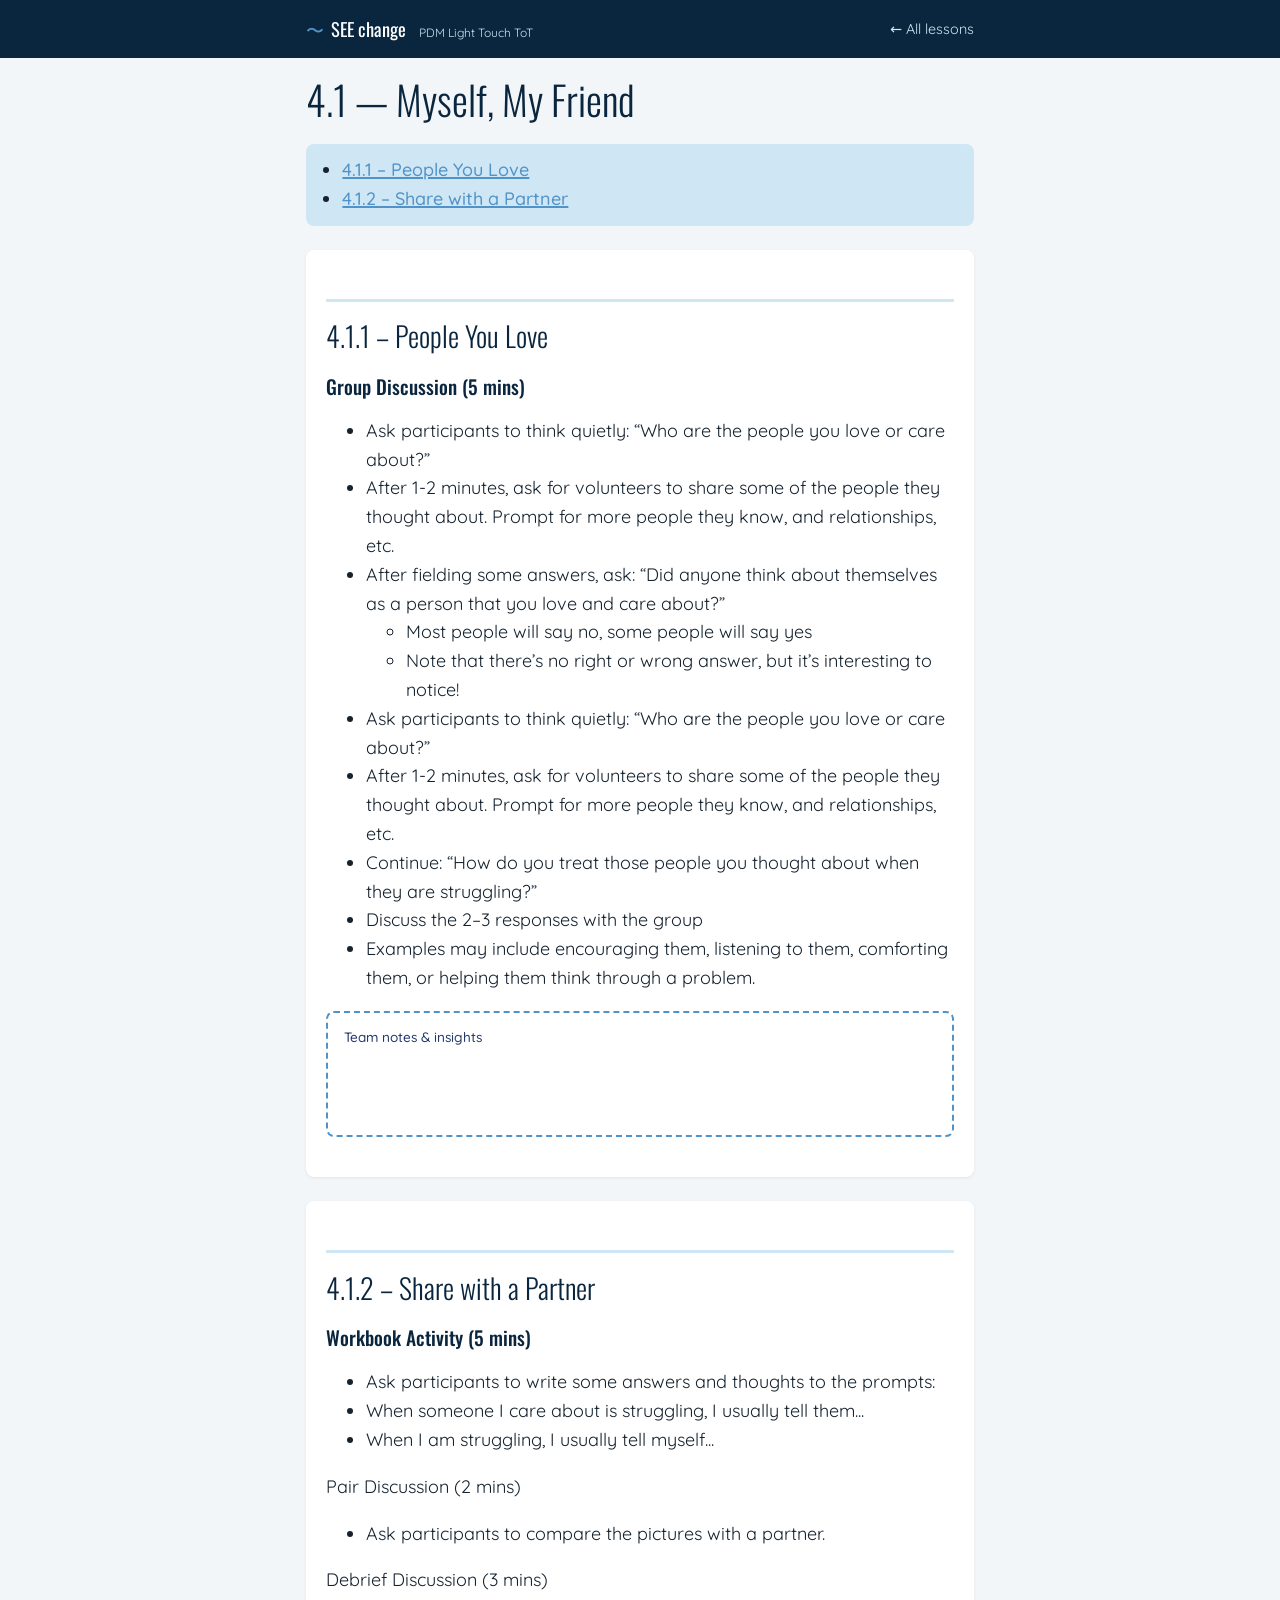
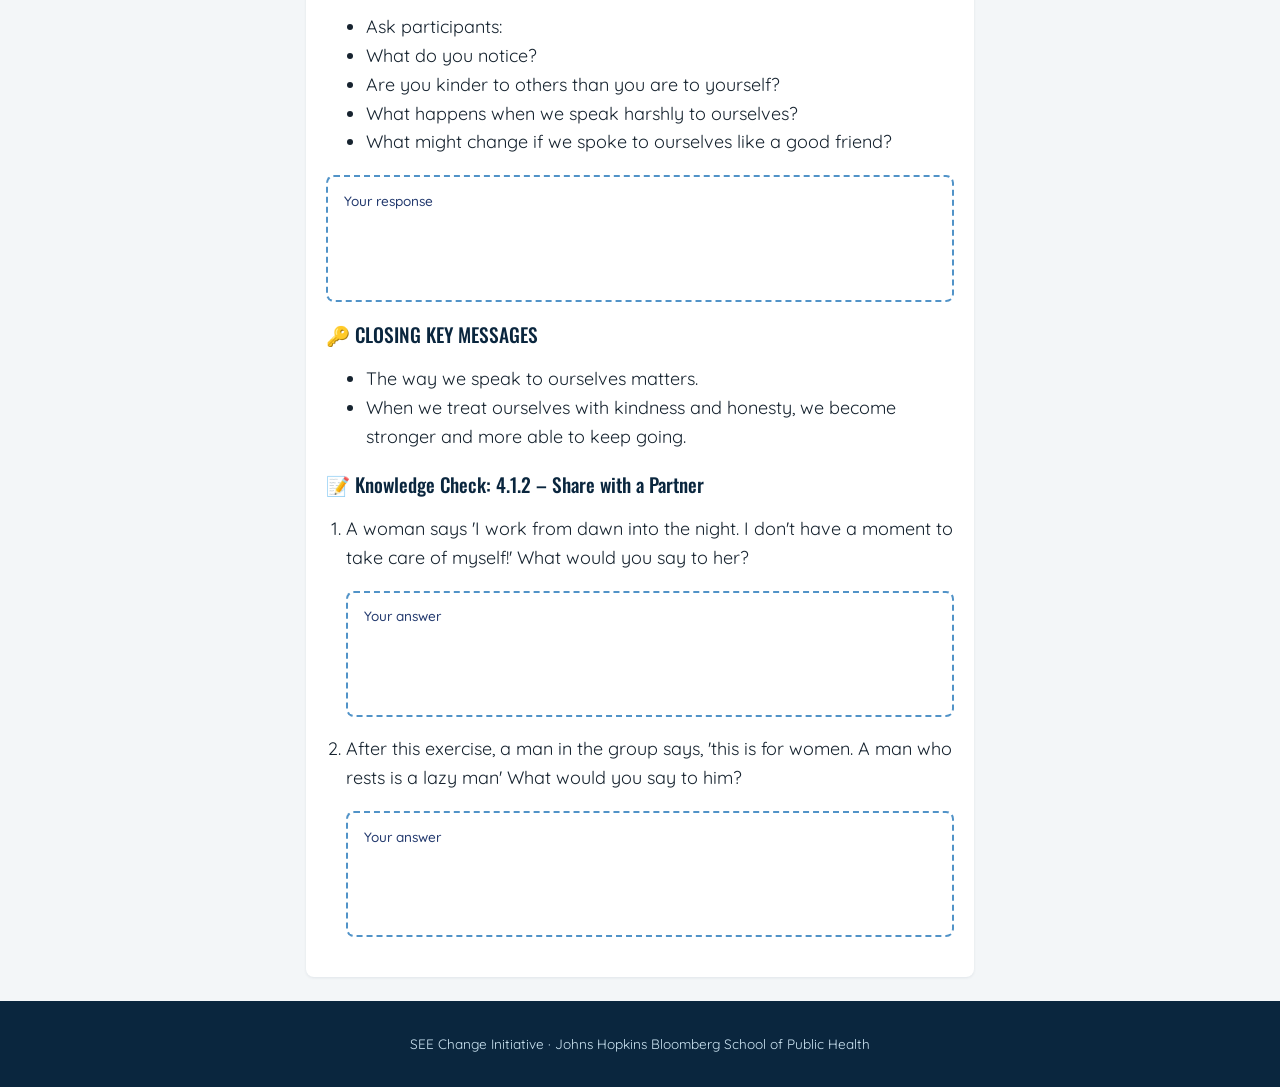
<file: docs/lessons/4-1-myself-my-friend.html>
<!doctype html>
<html lang="en">
<head>
<meta charset="utf-8">
<meta name="viewport" content="width=device-width, initial-scale=1">
<title>4.1 — Myself, My Friend — PDM Light Touch ToT</title>
<meta name="description" content="">
<link rel="preconnect" href="https://fonts.googleapis.com">
<link rel="preconnect" href="https://fonts.gstatic.com" crossorigin>
<link href="https://fonts.googleapis.com/css2?family=Oswald:wght@300;500&amp;family=Quicksand:wght@400;500;700&amp;display=swap" rel="stylesheet">
<style>
/* PDM ToT Handbook — shared style, embedded into every generated page by
   generate_site.py. Authored once here; do not hand-edit the generated
   HTML files under docs/ directly, since a rebuild will overwrite them. */

:root {
  --white: #FFFFFF;
  --blue-light: #CFE7F5;
  --blue-medium: #5193C8;
  --blue-dark: #21386D;
  --blue-darkest: #0A263E;
  --purple: #7E5AC7;
  --red: #C76F61;
  --green: #16CC79;
  --ink: #16232f; /* body text: darker than blue-darkest, higher contrast on white */
  --paper: #FFFFFF;
  --page-bg: #F3F6F8;
  --focus-ring: #0B5FA5;
  --max-width: 46rem;
  --radius: 0.5rem;
}

* { box-sizing: border-box; }

html { -webkit-text-size-adjust: 100%; }

body {
  margin: 0;
  background: var(--page-bg);
  color: var(--ink);
  font-family: "Quicksand", system-ui, sans-serif;
  font-size: clamp(1rem, 0.95rem + 0.25vw, 1.125rem);
  line-height: 1.6;
}

h1, h2, h3 {
  font-family: "Oswald", "Quicksand", system-ui, sans-serif;
  font-weight: 300;
  color: var(--blue-darkest);
  line-height: 1.25;
}

h1 { font-size: clamp(1.75rem, 1.4rem + 1.5vw, 2.5rem); margin: 0.4em 0 0.2em; }
h2 {
  font-size: clamp(1.35rem, 1.15rem + 0.8vw, 1.75rem);
  margin: 1.6em 0 0.5em;
  padding-top: 0.6em;
  border-top: 3px solid var(--blue-light);
}
h3 { font-size: clamp(1.05rem, 0.97rem + 0.3vw, 1.25rem); margin: 1.1em 0 0.4em; font-weight: 500; }

p { margin: 0.6em 0; }
a { color: var(--blue-medium); text-decoration-thickness: 2px; }
a:hover { color: var(--blue-dark); }

.skip-link {
  position: absolute;
  left: -999px;
  top: 0;
  background: var(--blue-darkest);
  color: var(--white);
  padding: 0.75em 1.25em;
  z-index: 100;
  border-radius: 0 0 var(--radius) 0;
}
.skip-link:focus {
  left: 0;
}

:focus-visible {
  outline: 3px solid var(--focus-ring);
  outline-offset: 2px;
}

.wrap {
  max-width: var(--max-width);
  margin: 0 auto;
  padding: 0 1.1rem;
}

.site-header {
  background: var(--blue-darkest);
  color: var(--white);
  padding: 0.9rem 0;
}
.header-inner {
  display: flex;
  align-items: center;
  justify-content: space-between;
  gap: 1rem;
  flex-wrap: wrap;
}
.brand {
  color: var(--white);
  text-decoration: none;
  font-family: "Oswald", sans-serif;
  font-size: 1.15rem;
  display: flex;
  align-items: baseline;
  gap: 0.4em;
}
.brand:hover { color: var(--blue-light); }
.brand-mark { color: var(--blue-medium); }
.brand-sub {
  font-family: "Quicksand", sans-serif;
  font-size: 0.75rem;
  color: var(--blue-light);
  font-weight: 400;
  margin-left: 0.5em;
}
.back-link {
  color: var(--blue-light);
  font-size: 0.9rem;
  text-decoration: none;
  white-space: nowrap;
}
.back-link:hover { color: var(--white); text-decoration: underline; }

main { padding: 1.5rem 1.1rem 4rem; }

.subtitle {
  color: var(--blue-dark);
  font-size: 1.05rem;
}

.lesson-nav {
  background: var(--blue-light);
  border-radius: var(--radius);
  padding: 0.75rem 1.1rem;
  margin: 1.25rem 0;
}
.lesson-nav ul { margin: 0; padding-left: 1.2rem; }
.lesson-nav a { font-weight: 500; }

.lesson-index {
  list-style: none;
  margin: 1.5rem 0;
  padding: 0;
  display: grid;
  gap: 0.75rem;
  grid-template-columns: repeat(auto-fill, minmax(15rem, 1fr));
}
.lesson-index li {
  background: var(--white);
  border: 1px solid var(--blue-light);
  border-radius: var(--radius);
}
.lesson-index a {
  display: block;
  padding: 1rem 1.1rem;
  text-decoration: none;
  color: var(--blue-dark);
  font-weight: 500;
}
.lesson-index a:hover { background: var(--blue-light); }

.activity {
  background: var(--paper);
  border-radius: var(--radius);
  padding: 0.25rem 1.25rem 1.25rem;
  margin: 1.5rem 0;
  box-shadow: 0 1px 3px rgba(10, 38, 62, 0.08);
}

.content-block { margin: 1.25rem 0; }
.content-block:first-child { margin-top: 0.75rem; }

.content-block img {
  max-width: 100%;
  height: auto;
  border-radius: var(--radius);
  display: block;
}
.content-block figure { margin: 0.75em 0; }
.content-block figcaption {
  font-size: 0.9rem;
  color: var(--blue-dark);
  margin-top: 0.4em;
}
.media-link a { font-weight: 500; }

/* Any raw table that arrives via source markdown (e.g. pasted from a Coda
   canvas) -- without this, it falls back to bare browser/Coda default
   styling, off-brand and untested for print. */
.content-block table {
  width: 100%;
  border-collapse: collapse;
  margin: 1em 0;
  font-size: 0.95em;
}
.content-block th, .content-block td {
  border: 1px solid var(--blue-light);
  padding: 0.5em 0.7em;
  text-align: left;
  vertical-align: top;
}
.content-block th {
  background: var(--blue-dark);
  color: var(--white);
  font-family: "Quicksand", sans-serif;
  font-weight: 500;
}
.content-block tr:nth-child(even) td { background: var(--blue-light); }

.facilitator-note {
  border-left: 4px solid var(--purple);
  padding-left: 0.9rem;
}

.callout {
  display: flex;
  gap: 0.7rem;
  background: var(--blue-light);
  border-left: 4px solid var(--blue-medium);
  border-radius: var(--radius);
  padding: 0.9rem 1.1rem;
  margin: 1em 0;
}
.callout-icon { font-size: 1.2rem; flex: none; }
.callout-body > *:first-child { margin-top: 0; }
.callout-body > *:last-child { margin-bottom: 0; }
.callout-body ul, .callout-body ol { padding-left: 1.2em; }

.writing-box {
  margin: 1em 0;
  border: 2px dashed var(--blue-medium);
  border-radius: var(--radius);
  padding: 0.8rem 1rem 1.4rem;
  background: var(--white);
}
.writing-box-label {
  display: block;
  font-size: 0.85rem;
  font-weight: 500;
  color: var(--blue-dark);
  margin-bottom: 0.6rem;
}
.writing-box-lines { min-height: 3.5rem; }

.kc-questions { padding-left: 1.3rem; }
.kc-questions > li { margin-bottom: 1.1rem; }
.kc-options { list-style: none; padding-left: 0; margin: 0.5em 0; }
.kc-options li {
  display: flex;
  align-items: flex-start;
  gap: 0.6em;
  margin: 0.35em 0;
}
.option-box {
  flex: none;
  width: 1em;
  height: 1em;
  margin-top: 0.2em;
  border: 2px solid var(--blue-dark);
  border-radius: 3px;
}

.site-footer {
  background: var(--blue-darkest);
  color: var(--blue-light);
  padding: 1.5rem 0;
  font-size: 0.85rem;
  text-align: center;
}
.site-footer a { color: var(--white); }

/* Tablet and up */
@media (min-width: 640px) {
  :root { --max-width: 40rem; }
  main { padding: 2rem 1.5rem 5rem; }
}

/* Desktop */
@media (min-width: 1024px) {
  :root { --max-width: 44rem; }
}

@media (prefers-reduced-motion: reduce) {
  * { scroll-behavior: auto !important; }
}

/* ---------------------------------------------------------------- */
/* Print: same source file, print-ready output.                     */
/* ---------------------------------------------------------------- */
@media print {
  .skip-link, .site-header, .site-footer, .lesson-nav, .back-link {
    display: none !important;
  }
  body { background: var(--white); font-size: 11.5pt; color: #000; }
  main { padding: 0; max-width: none; }
  .wrap { max-width: none; padding: 0; }
  h1, h2, h3 { color: #000; }
  h2 { border-top-color: #ccc; page-break-after: avoid; }
  h3 { page-break-after: avoid; }
  .activity {
    box-shadow: none;
    border: none;
    padding: 0;
    page-break-before: always;
  }
  .activity:first-of-type { page-break-before: auto; }
  /* Deliberately NOT page-break-inside:avoid on .content-block itself: a
     block can be large (multiple images + a long callout), and forcing the
     whole thing to stay together pushes it entirely to the next page when
     it doesn't fit in whatever space is left -- leaving a near-blank page
     behind it. Only small, single-glance pieces are kept unsplit. */
  .writing-box, .callout, .kc-questions > li, table {
    page-break-inside: avoid;
  }
  .callout {
    background: #fff;
    border: 1px solid #999;
    border-left: 4px solid #666;
  }
  .writing-box {
    border: 1.5px dashed #666;
  }
  .writing-box-lines { min-height: 5rem; }
  .option-box { border-color: #000; }
  a { color: #000; text-decoration: underline; }
  a[href^="http"]::after {
    content: " (" attr(href) ")";
    font-size: 0.85em;
    color: #555;
  }
  img { max-width: 100% !important; max-height: 9in; }
  .content-block th { background: #ddd !important; color: #000; -webkit-print-color-adjust: exact; print-color-adjust: exact; }
  .content-block tr:nth-child(even) td { background: #f2f2f2 !important; -webkit-print-color-adjust: exact; print-color-adjust: exact; }
}

</style>
</head>
<body>
<a class="skip-link" href="#main">Skip to content</a>
<header class="site-header">
  <div class="wrap header-inner">
    <a class="brand" href="../index.html"><span class="brand-mark" aria-hidden="true">〜</span> SEE change <span class="brand-sub">PDM Light Touch ToT</span></a>
    <a class="back-link" href="../index.html">&larr; All lessons</a>
  </div>
</header>
<main id="main" class="wrap">
  <h1>4.1 — Myself, My Friend</h1>
  
  <nav class="lesson-nav" aria-label="Activities in this lesson"><ul><li><a href="#4-1-1-people-you-love">4.1.1 – People You Love</a></li><li><a href="#4-1-2-share-with-a-partner">4.1.2 – Share with a Partner</a></li></ul></nav>
  <article class="activity" id="4-1-1-people-you-love"><h2>4.1.1 – People You Love</h2><section class="content-block type-group-debrief"><h3>Group Discussion (5 mins)</h3><ul>
<li>Ask participants to think quietly: “Who are the people you love or care about?”</li>
<li>After 1-2 minutes, ask for volunteers to share some of the people they thought about. Prompt for more people they know, and relationships, etc.</li>
<li>After fielding some answers, ask: “Did anyone think about themselves as a person that you love and care about?”<ul>
<li>Most people will say no, some people will say yes</li>
<li>Note that there’s no right or wrong answer, but it’s interesting to notice!</li>
</ul>
</li>
<li>Ask participants to think quietly: “Who are the people you love or care about?”</li>
<li>After 1-2 minutes, ask for volunteers to share some of the people they thought about. Prompt for more people they know, and relationships, etc.</li>
<li>Continue: “How do you treat those people you thought about when they are struggling?”</li>
<li>Discuss the 2–3 responses with the group</li>
<li>Examples may include encouraging them, listening to them, comforting them, or helping them think through a problem.</li>
</ul><div class="writing-box"><span class="writing-box-label">Team notes &amp; insights</span><div class="writing-box-lines" aria-hidden="true"></div></div></section></article><article class="activity" id="4-1-2-share-with-a-partner"><h2>4.1.2 – Share with a Partner</h2><section class="content-block type-activity"><h3>Workbook Activity (5 mins)</h3><ul>
<li>Ask participants to write some answers and thoughts to the prompts:</li>
<li>When someone I care about is struggling, I usually tell them...</li>
<li>When I am struggling, I usually tell myself...</li>
</ul>
<p>Pair Discussion (2 mins)</p>
<ul>
<li>Ask participants to compare the pictures with a partner.</li>
</ul>
<p>Debrief Discussion (3 mins)</p>
<ul>
<li>Ask participants:</li>
<li>What do you notice?</li>
<li>Are you kinder to others than you are to yourself?</li>
<li>What happens when we speak harshly to ourselves?</li>
<li>What might change if we spoke to ourselves like a good friend?</li>
</ul><div class="writing-box"><span class="writing-box-label">Your response</span><div class="writing-box-lines" aria-hidden="true"></div></div></section><section class="content-block type-key-messages"><h3>🔑 CLOSING KEY MESSAGES</h3><ul>
<li>The way we speak to ourselves matters.</li>
<li>When we treat ourselves with kindness and honesty, we become stronger and more able to keep going.</li>
</ul></section><section class="content-block type-knowledge-check"><h3>📝 Knowledge Check: 4.1.2 – Share with a Partner</h3><ol class="kc-questions"><li><p>A woman says &#x27;I work from dawn into the night. I don&#x27;t have a moment to take care of myself!&#x27; What would you say to her?</p><div class="writing-box"><span class="writing-box-label">Your answer</span><div class="writing-box-lines" aria-hidden="true"></div></div></li><li><p>After this exercise, a man in the group says, &#x27;this is for women. A man who rests is a lazy man&#x27; What would you say to him?</p><div class="writing-box"><span class="writing-box-label">Your answer</span><div class="writing-box-lines" aria-hidden="true"></div></div></li></ol></section></article>
</main>
<footer class="site-footer">
  <div class="wrap">
    <p>SEE Change Initiative · Johns Hopkins Bloomberg School of Public Health</p>
  </div>
</footer>
</body>
</html>
</file>
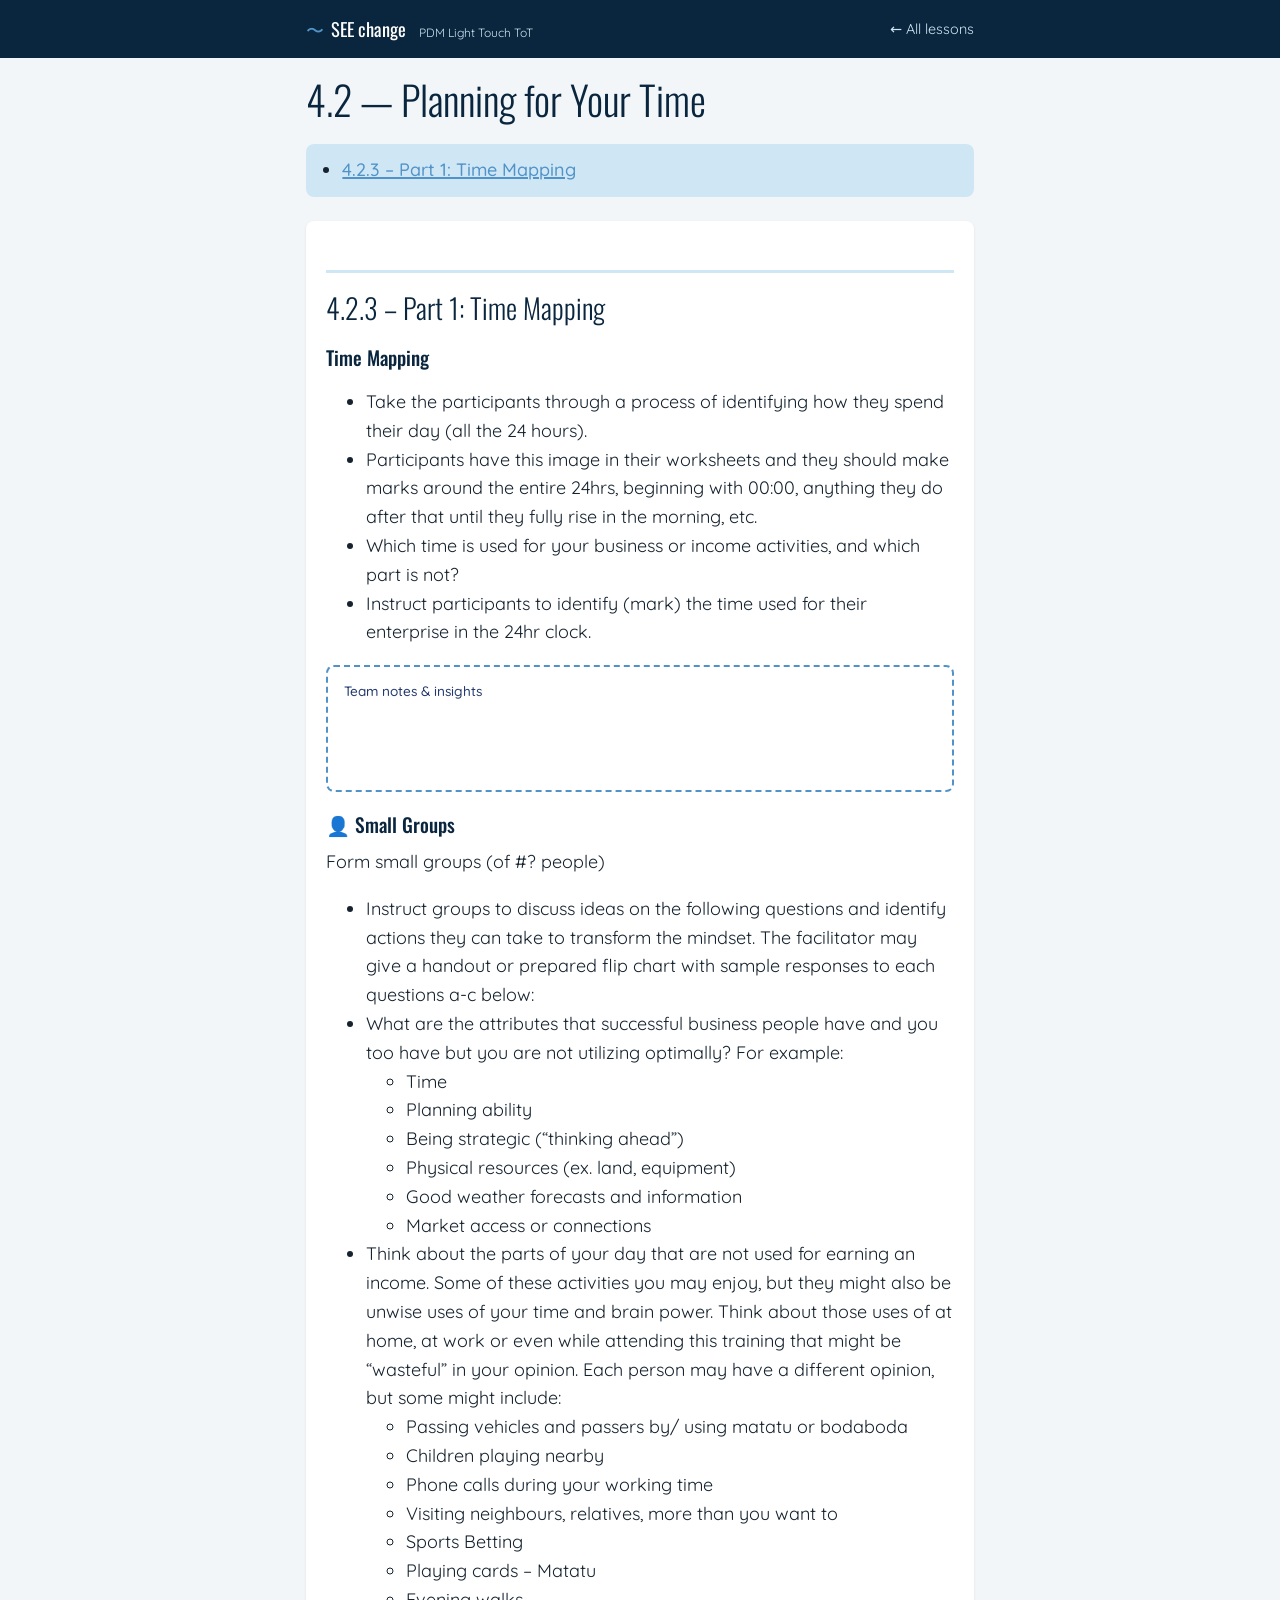
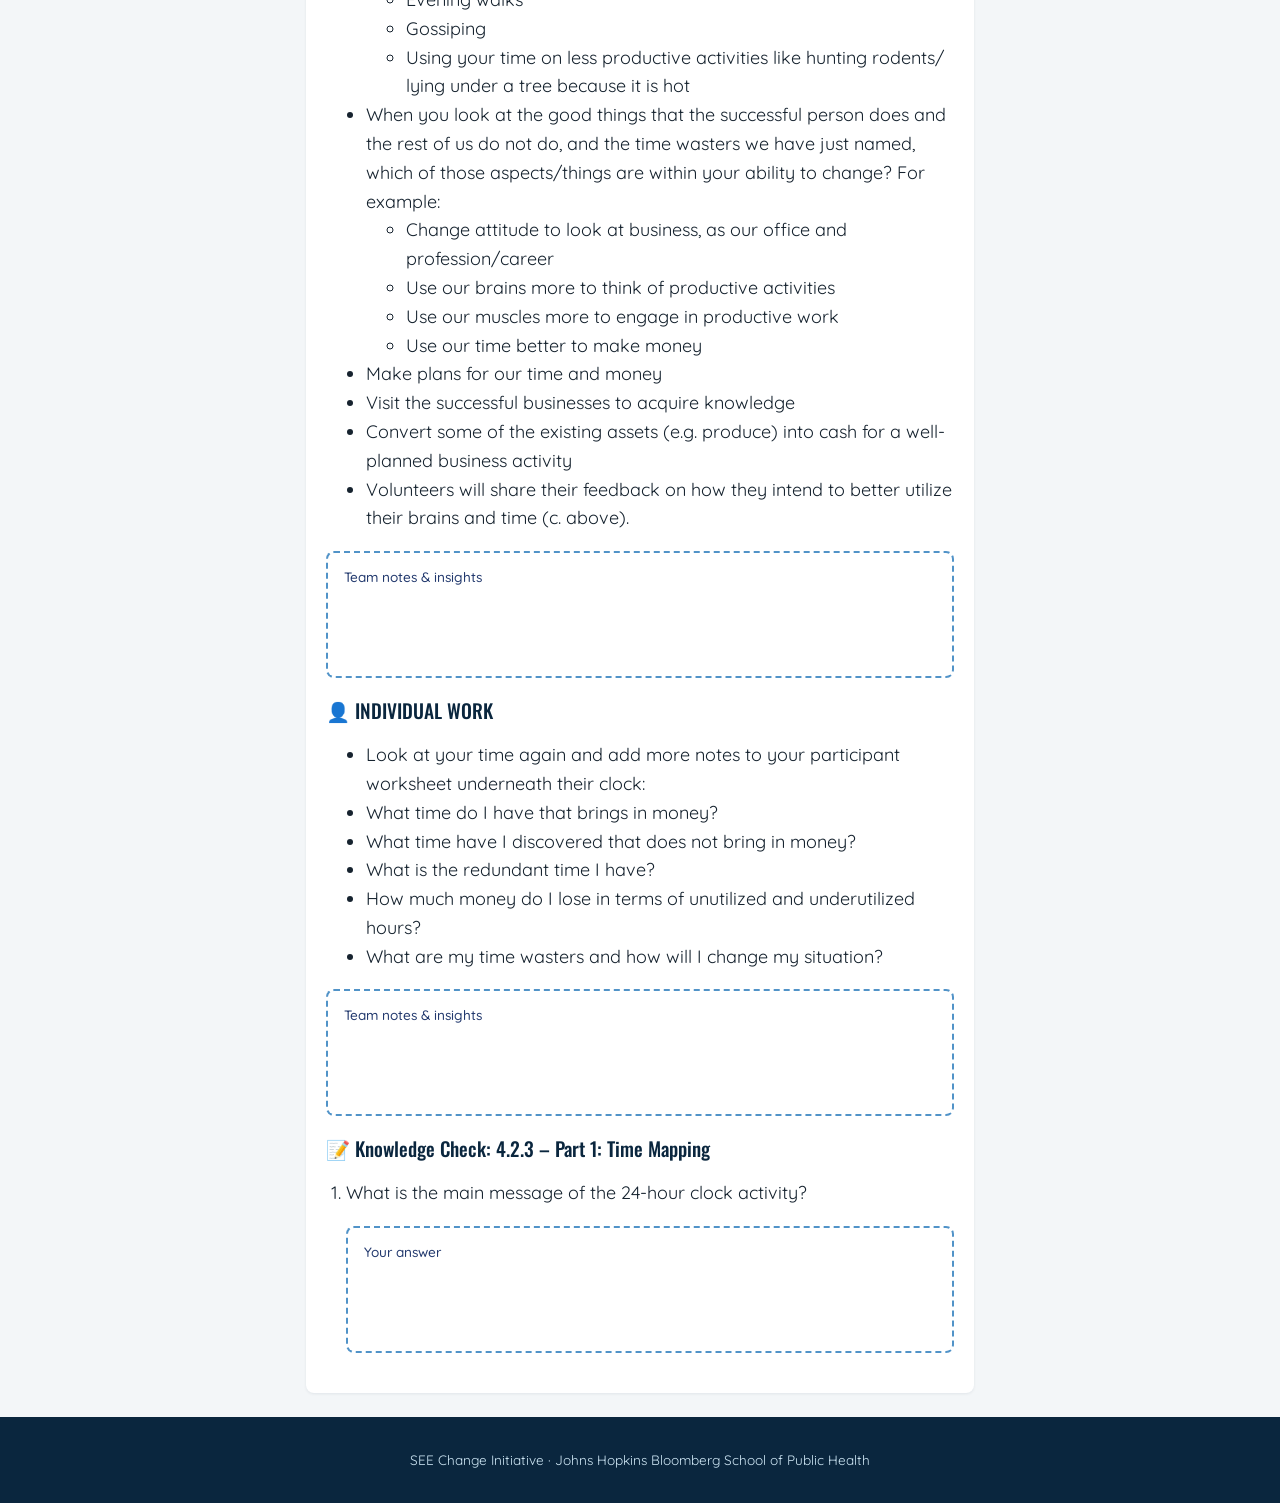
<file: docs/lessons/4-2-planning-for-your-time.html>
<!doctype html>
<html lang="en">
<head>
<meta charset="utf-8">
<meta name="viewport" content="width=device-width, initial-scale=1">
<title>4.2 — Planning for Your Time — PDM Light Touch ToT</title>
<meta name="description" content="">
<link rel="preconnect" href="https://fonts.googleapis.com">
<link rel="preconnect" href="https://fonts.gstatic.com" crossorigin>
<link href="https://fonts.googleapis.com/css2?family=Oswald:wght@300;500&amp;family=Quicksand:wght@400;500;700&amp;display=swap" rel="stylesheet">
<style>
/* PDM ToT Handbook — shared style, embedded into every generated page by
   generate_site.py. Authored once here; do not hand-edit the generated
   HTML files under docs/ directly, since a rebuild will overwrite them. */

:root {
  --white: #FFFFFF;
  --blue-light: #CFE7F5;
  --blue-medium: #5193C8;
  --blue-dark: #21386D;
  --blue-darkest: #0A263E;
  --purple: #7E5AC7;
  --red: #C76F61;
  --green: #16CC79;
  --ink: #16232f; /* body text: darker than blue-darkest, higher contrast on white */
  --paper: #FFFFFF;
  --page-bg: #F3F6F8;
  --focus-ring: #0B5FA5;
  --max-width: 46rem;
  --radius: 0.5rem;
}

* { box-sizing: border-box; }

html { -webkit-text-size-adjust: 100%; }

body {
  margin: 0;
  background: var(--page-bg);
  color: var(--ink);
  font-family: "Quicksand", system-ui, sans-serif;
  font-size: clamp(1rem, 0.95rem + 0.25vw, 1.125rem);
  line-height: 1.6;
}

h1, h2, h3 {
  font-family: "Oswald", "Quicksand", system-ui, sans-serif;
  font-weight: 300;
  color: var(--blue-darkest);
  line-height: 1.25;
}

h1 { font-size: clamp(1.75rem, 1.4rem + 1.5vw, 2.5rem); margin: 0.4em 0 0.2em; }
h2 {
  font-size: clamp(1.35rem, 1.15rem + 0.8vw, 1.75rem);
  margin: 1.6em 0 0.5em;
  padding-top: 0.6em;
  border-top: 3px solid var(--blue-light);
}
h3 { font-size: clamp(1.05rem, 0.97rem + 0.3vw, 1.25rem); margin: 1.1em 0 0.4em; font-weight: 500; }

p { margin: 0.6em 0; }
a { color: var(--blue-medium); text-decoration-thickness: 2px; }
a:hover { color: var(--blue-dark); }

.skip-link {
  position: absolute;
  left: -999px;
  top: 0;
  background: var(--blue-darkest);
  color: var(--white);
  padding: 0.75em 1.25em;
  z-index: 100;
  border-radius: 0 0 var(--radius) 0;
}
.skip-link:focus {
  left: 0;
}

:focus-visible {
  outline: 3px solid var(--focus-ring);
  outline-offset: 2px;
}

.wrap {
  max-width: var(--max-width);
  margin: 0 auto;
  padding: 0 1.1rem;
}

.site-header {
  background: var(--blue-darkest);
  color: var(--white);
  padding: 0.9rem 0;
}
.header-inner {
  display: flex;
  align-items: center;
  justify-content: space-between;
  gap: 1rem;
  flex-wrap: wrap;
}
.brand {
  color: var(--white);
  text-decoration: none;
  font-family: "Oswald", sans-serif;
  font-size: 1.15rem;
  display: flex;
  align-items: baseline;
  gap: 0.4em;
}
.brand:hover { color: var(--blue-light); }
.brand-mark { color: var(--blue-medium); }
.brand-sub {
  font-family: "Quicksand", sans-serif;
  font-size: 0.75rem;
  color: var(--blue-light);
  font-weight: 400;
  margin-left: 0.5em;
}
.back-link {
  color: var(--blue-light);
  font-size: 0.9rem;
  text-decoration: none;
  white-space: nowrap;
}
.back-link:hover { color: var(--white); text-decoration: underline; }

main { padding: 1.5rem 1.1rem 4rem; }

.subtitle {
  color: var(--blue-dark);
  font-size: 1.05rem;
}

.lesson-nav {
  background: var(--blue-light);
  border-radius: var(--radius);
  padding: 0.75rem 1.1rem;
  margin: 1.25rem 0;
}
.lesson-nav ul { margin: 0; padding-left: 1.2rem; }
.lesson-nav a { font-weight: 500; }

.lesson-index {
  list-style: none;
  margin: 1.5rem 0;
  padding: 0;
  display: grid;
  gap: 0.75rem;
  grid-template-columns: repeat(auto-fill, minmax(15rem, 1fr));
}
.lesson-index li {
  background: var(--white);
  border: 1px solid var(--blue-light);
  border-radius: var(--radius);
}
.lesson-index a {
  display: block;
  padding: 1rem 1.1rem;
  text-decoration: none;
  color: var(--blue-dark);
  font-weight: 500;
}
.lesson-index a:hover { background: var(--blue-light); }

.activity {
  background: var(--paper);
  border-radius: var(--radius);
  padding: 0.25rem 1.25rem 1.25rem;
  margin: 1.5rem 0;
  box-shadow: 0 1px 3px rgba(10, 38, 62, 0.08);
}

.content-block { margin: 1.25rem 0; }
.content-block:first-child { margin-top: 0.75rem; }

.content-block img {
  max-width: 100%;
  height: auto;
  border-radius: var(--radius);
  display: block;
}
.content-block figure { margin: 0.75em 0; }
.content-block figcaption {
  font-size: 0.9rem;
  color: var(--blue-dark);
  margin-top: 0.4em;
}
.media-link a { font-weight: 500; }

/* Any raw table that arrives via source markdown (e.g. pasted from a Coda
   canvas) -- without this, it falls back to bare browser/Coda default
   styling, off-brand and untested for print. */
.content-block table {
  width: 100%;
  border-collapse: collapse;
  margin: 1em 0;
  font-size: 0.95em;
}
.content-block th, .content-block td {
  border: 1px solid var(--blue-light);
  padding: 0.5em 0.7em;
  text-align: left;
  vertical-align: top;
}
.content-block th {
  background: var(--blue-dark);
  color: var(--white);
  font-family: "Quicksand", sans-serif;
  font-weight: 500;
}
.content-block tr:nth-child(even) td { background: var(--blue-light); }

.facilitator-note {
  border-left: 4px solid var(--purple);
  padding-left: 0.9rem;
}

.callout {
  display: flex;
  gap: 0.7rem;
  background: var(--blue-light);
  border-left: 4px solid var(--blue-medium);
  border-radius: var(--radius);
  padding: 0.9rem 1.1rem;
  margin: 1em 0;
}
.callout-icon { font-size: 1.2rem; flex: none; }
.callout-body > *:first-child { margin-top: 0; }
.callout-body > *:last-child { margin-bottom: 0; }
.callout-body ul, .callout-body ol { padding-left: 1.2em; }

.writing-box {
  margin: 1em 0;
  border: 2px dashed var(--blue-medium);
  border-radius: var(--radius);
  padding: 0.8rem 1rem 1.4rem;
  background: var(--white);
}
.writing-box-label {
  display: block;
  font-size: 0.85rem;
  font-weight: 500;
  color: var(--blue-dark);
  margin-bottom: 0.6rem;
}
.writing-box-lines { min-height: 3.5rem; }

.kc-questions { padding-left: 1.3rem; }
.kc-questions > li { margin-bottom: 1.1rem; }
.kc-options { list-style: none; padding-left: 0; margin: 0.5em 0; }
.kc-options li {
  display: flex;
  align-items: flex-start;
  gap: 0.6em;
  margin: 0.35em 0;
}
.option-box {
  flex: none;
  width: 1em;
  height: 1em;
  margin-top: 0.2em;
  border: 2px solid var(--blue-dark);
  border-radius: 3px;
}

.site-footer {
  background: var(--blue-darkest);
  color: var(--blue-light);
  padding: 1.5rem 0;
  font-size: 0.85rem;
  text-align: center;
}
.site-footer a { color: var(--white); }

/* Tablet and up */
@media (min-width: 640px) {
  :root { --max-width: 40rem; }
  main { padding: 2rem 1.5rem 5rem; }
}

/* Desktop */
@media (min-width: 1024px) {
  :root { --max-width: 44rem; }
}

@media (prefers-reduced-motion: reduce) {
  * { scroll-behavior: auto !important; }
}

/* ---------------------------------------------------------------- */
/* Print: same source file, print-ready output.                     */
/* ---------------------------------------------------------------- */
@media print {
  .skip-link, .site-header, .site-footer, .lesson-nav, .back-link {
    display: none !important;
  }
  body { background: var(--white); font-size: 11.5pt; color: #000; }
  main { padding: 0; max-width: none; }
  .wrap { max-width: none; padding: 0; }
  h1, h2, h3 { color: #000; }
  h2 { border-top-color: #ccc; page-break-after: avoid; }
  h3 { page-break-after: avoid; }
  .activity {
    box-shadow: none;
    border: none;
    padding: 0;
    page-break-before: always;
  }
  .activity:first-of-type { page-break-before: auto; }
  /* Deliberately NOT page-break-inside:avoid on .content-block itself: a
     block can be large (multiple images + a long callout), and forcing the
     whole thing to stay together pushes it entirely to the next page when
     it doesn't fit in whatever space is left -- leaving a near-blank page
     behind it. Only small, single-glance pieces are kept unsplit. */
  .writing-box, .callout, .kc-questions > li, table {
    page-break-inside: avoid;
  }
  .callout {
    background: #fff;
    border: 1px solid #999;
    border-left: 4px solid #666;
  }
  .writing-box {
    border: 1.5px dashed #666;
  }
  .writing-box-lines { min-height: 5rem; }
  .option-box { border-color: #000; }
  a { color: #000; text-decoration: underline; }
  a[href^="http"]::after {
    content: " (" attr(href) ")";
    font-size: 0.85em;
    color: #555;
  }
  img { max-width: 100% !important; max-height: 9in; }
  .content-block th { background: #ddd !important; color: #000; -webkit-print-color-adjust: exact; print-color-adjust: exact; }
  .content-block tr:nth-child(even) td { background: #f2f2f2 !important; -webkit-print-color-adjust: exact; print-color-adjust: exact; }
}

</style>
</head>
<body>
<a class="skip-link" href="#main">Skip to content</a>
<header class="site-header">
  <div class="wrap header-inner">
    <a class="brand" href="../index.html"><span class="brand-mark" aria-hidden="true">〜</span> SEE change <span class="brand-sub">PDM Light Touch ToT</span></a>
    <a class="back-link" href="../index.html">&larr; All lessons</a>
  </div>
</header>
<main id="main" class="wrap">
  <h1>4.2 — Planning for Your Time</h1>
  
  <nav class="lesson-nav" aria-label="Activities in this lesson"><ul><li><a href="#4-2-3-part-1-time-mapping">4.2.3 – Part 1: Time Mapping</a></li></ul></nav>
  <article class="activity" id="4-2-3-part-1-time-mapping"><h2>4.2.3 – Part 1: Time Mapping</h2><section class="content-block type-group-activity"><h3>Time Mapping</h3><ul>
<li>Take the participants through a process of identifying how they spend their day (all the 24 hours).</li>
<li>Participants have this image in their worksheets and they should make marks around the entire 24hrs, beginning with 00:00, anything they do after that until they fully rise in the morning, etc.</li>
<li>Which time is used for your business or income activities, and which part is not?</li>
<li>Instruct participants to identify (mark) the time used for their enterprise in the 24hr clock.</li>
</ul><div class="writing-box"><span class="writing-box-label">Team notes &amp; insights</span><div class="writing-box-lines" aria-hidden="true"></div></div></section><section class="content-block type-group-activity"><h3>👤 Small Groups</h3><p>Form small groups (of #? people)</p>
<ul>
<li>Instruct groups to discuss ideas on the following questions and identify actions they can take to transform the mindset. The facilitator may give a handout or prepared flip chart with sample responses to each questions a-c below:</li>
<li>What are the attributes that successful business people have and you too have but you are not utilizing optimally? For example:<ul>
<li>Time</li>
<li>Planning ability</li>
<li>Being strategic (“thinking ahead”)</li>
<li>Physical resources (ex. land, equipment)</li>
<li>Good weather forecasts and information</li>
<li>Market access or connections</li>
</ul>
</li>
<li>Think about the parts of your day that are not used for earning an income. Some of these activities you may enjoy, but they might also be unwise uses of your time and brain power. Think about those uses of at home, at work or even while attending this training that might be “wasteful” in your opinion.  Each person may have a different opinion, but some might include:<ul>
<li>Passing vehicles and passers by/ using matatu or bodaboda</li>
<li>Children playing nearby</li>
<li>Phone calls during your working time</li>
<li>Visiting neighbours, relatives, more than you want to</li>
<li>Sports Betting</li>
<li>Playing cards – Matatu</li>
<li>Evening walks</li>
<li>Gossiping</li>
<li>Using your time on less productive activities like hunting rodents/ lying under a tree because it is hot</li>
</ul>
</li>
<li>When you look at the good things that the successful person does and the rest of us do not do, and the time wasters we have just named, which of those aspects/things are within your ability to change? For example:<ul>
<li>Change attitude to look at business, as our office and profession/career</li>
<li>Use our brains more to think of productive activities</li>
<li>Use our muscles more to engage in productive work</li>
<li>Use our time better to make money</li>
</ul>
</li>
<li>Make plans for our time and money</li>
<li>Visit the successful businesses to acquire knowledge</li>
<li>Convert some of the existing assets (e.g. produce) into cash for a well-planned business activity</li>
<li>Volunteers will share their feedback on how they intend to better utilize their brains and time (c. above).</li>
</ul><div class="writing-box"><span class="writing-box-label">Team notes &amp; insights</span><div class="writing-box-lines" aria-hidden="true"></div></div></section><section class="content-block type-group-activity"><h3>👤 INDIVIDUAL WORK</h3><ul>
<li>Look at your time again and add more notes to your participant worksheet underneath their clock:</li>
<li>What time do I have that brings in money?</li>
<li>What time have I discovered that does not bring in money?</li>
<li>What is the redundant time I have?</li>
<li>How much money do I lose in terms of unutilized and underutilized hours?</li>
<li>What are my time wasters and how will I change my situation?</li>
</ul><div class="writing-box"><span class="writing-box-label">Team notes &amp; insights</span><div class="writing-box-lines" aria-hidden="true"></div></div></section><section class="content-block type-knowledge-check"><h3>📝 Knowledge Check: 4.2.3 – Part 1: Time Mapping</h3><ol class="kc-questions"><li><p>What is the main message of the 24-hour clock activity?</p><div class="writing-box"><span class="writing-box-label">Your answer</span><div class="writing-box-lines" aria-hidden="true"></div></div></li></ol></section></article>
</main>
<footer class="site-footer">
  <div class="wrap">
    <p>SEE Change Initiative · Johns Hopkins Bloomberg School of Public Health</p>
  </div>
</footer>
</body>
</html>
</file>
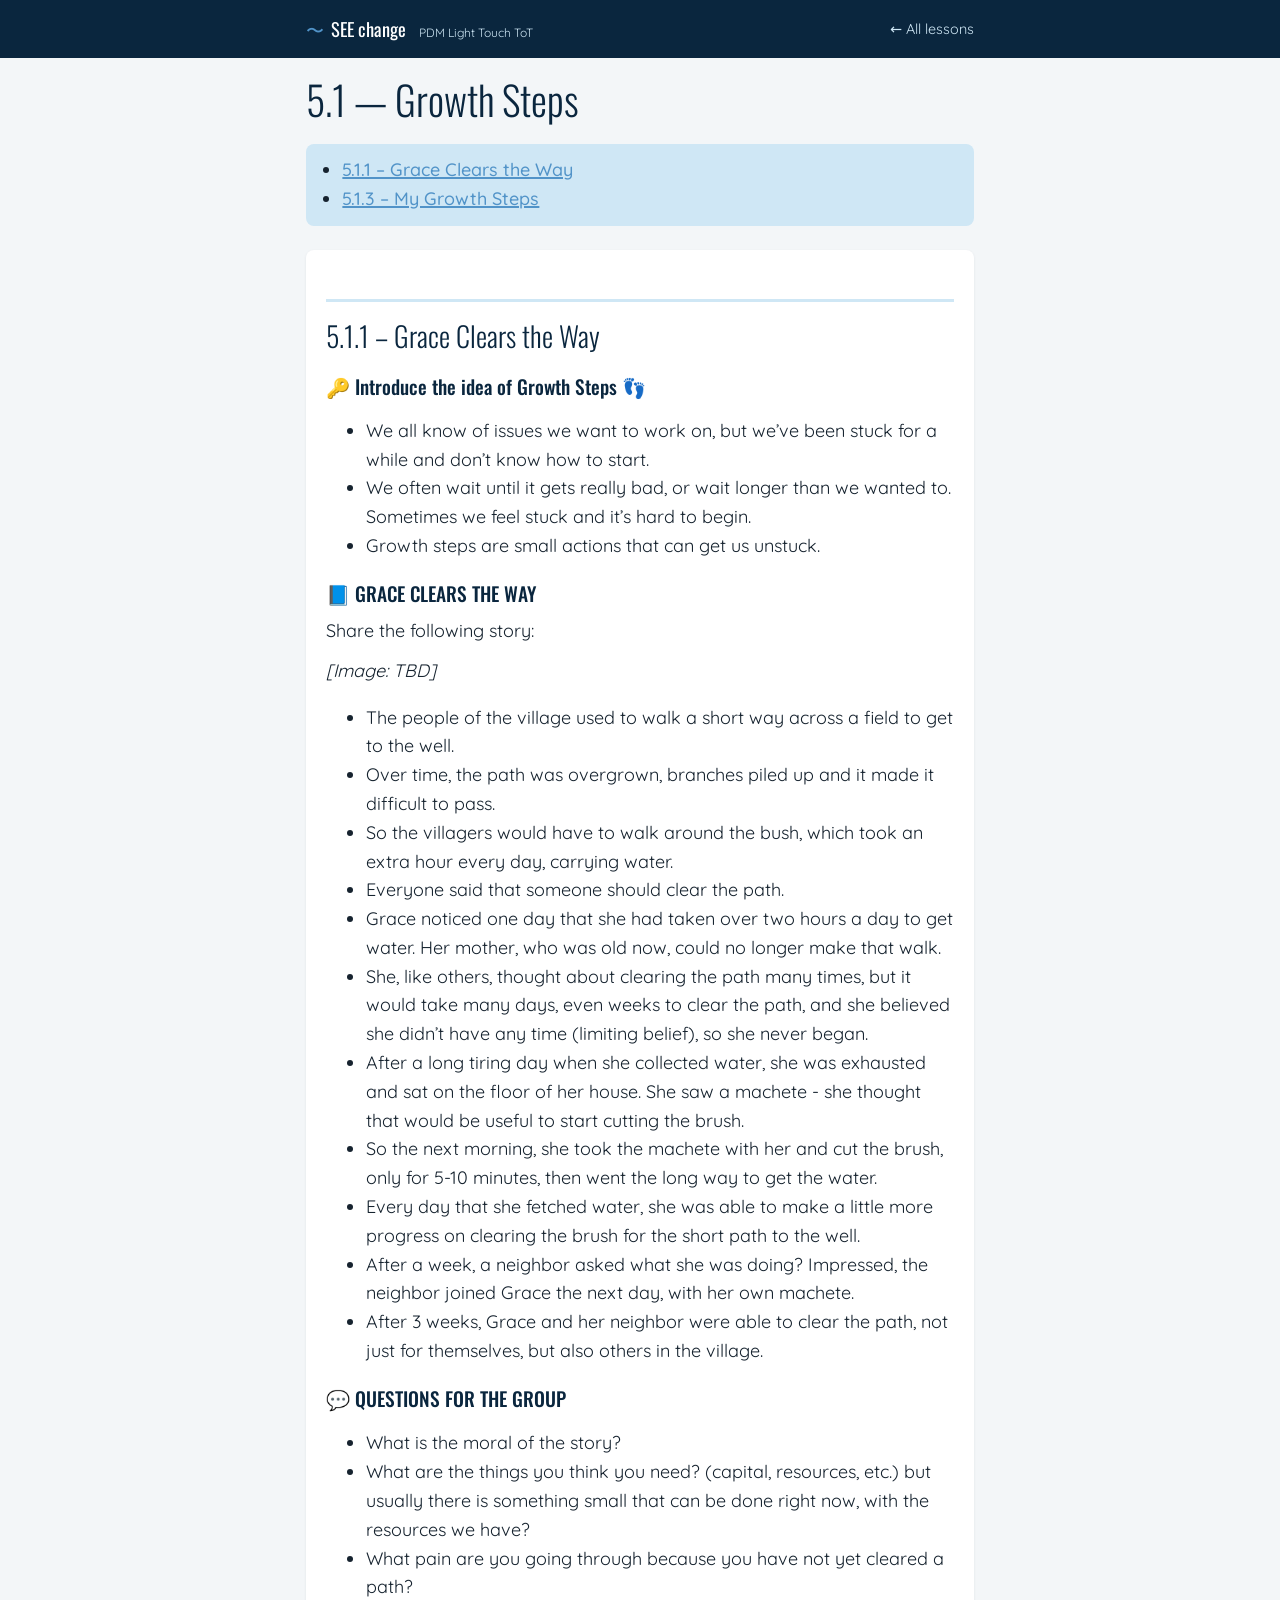
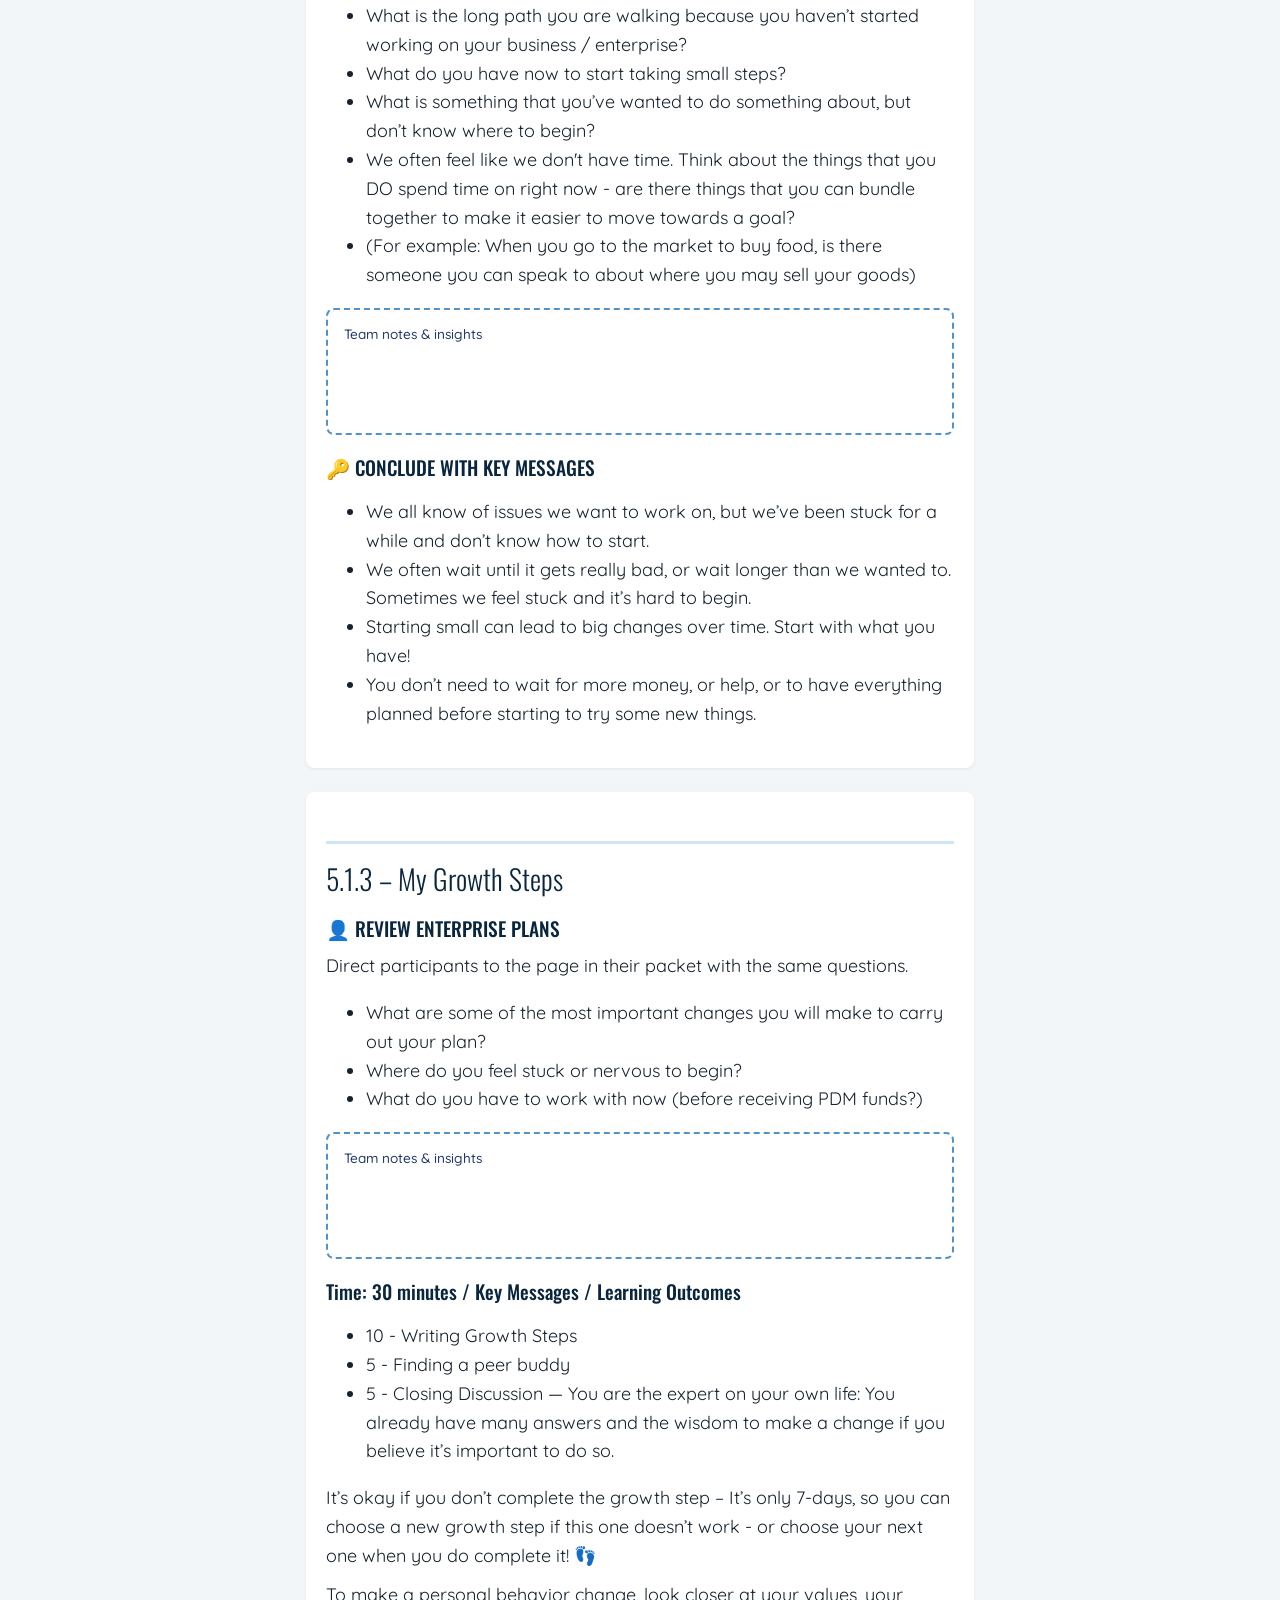
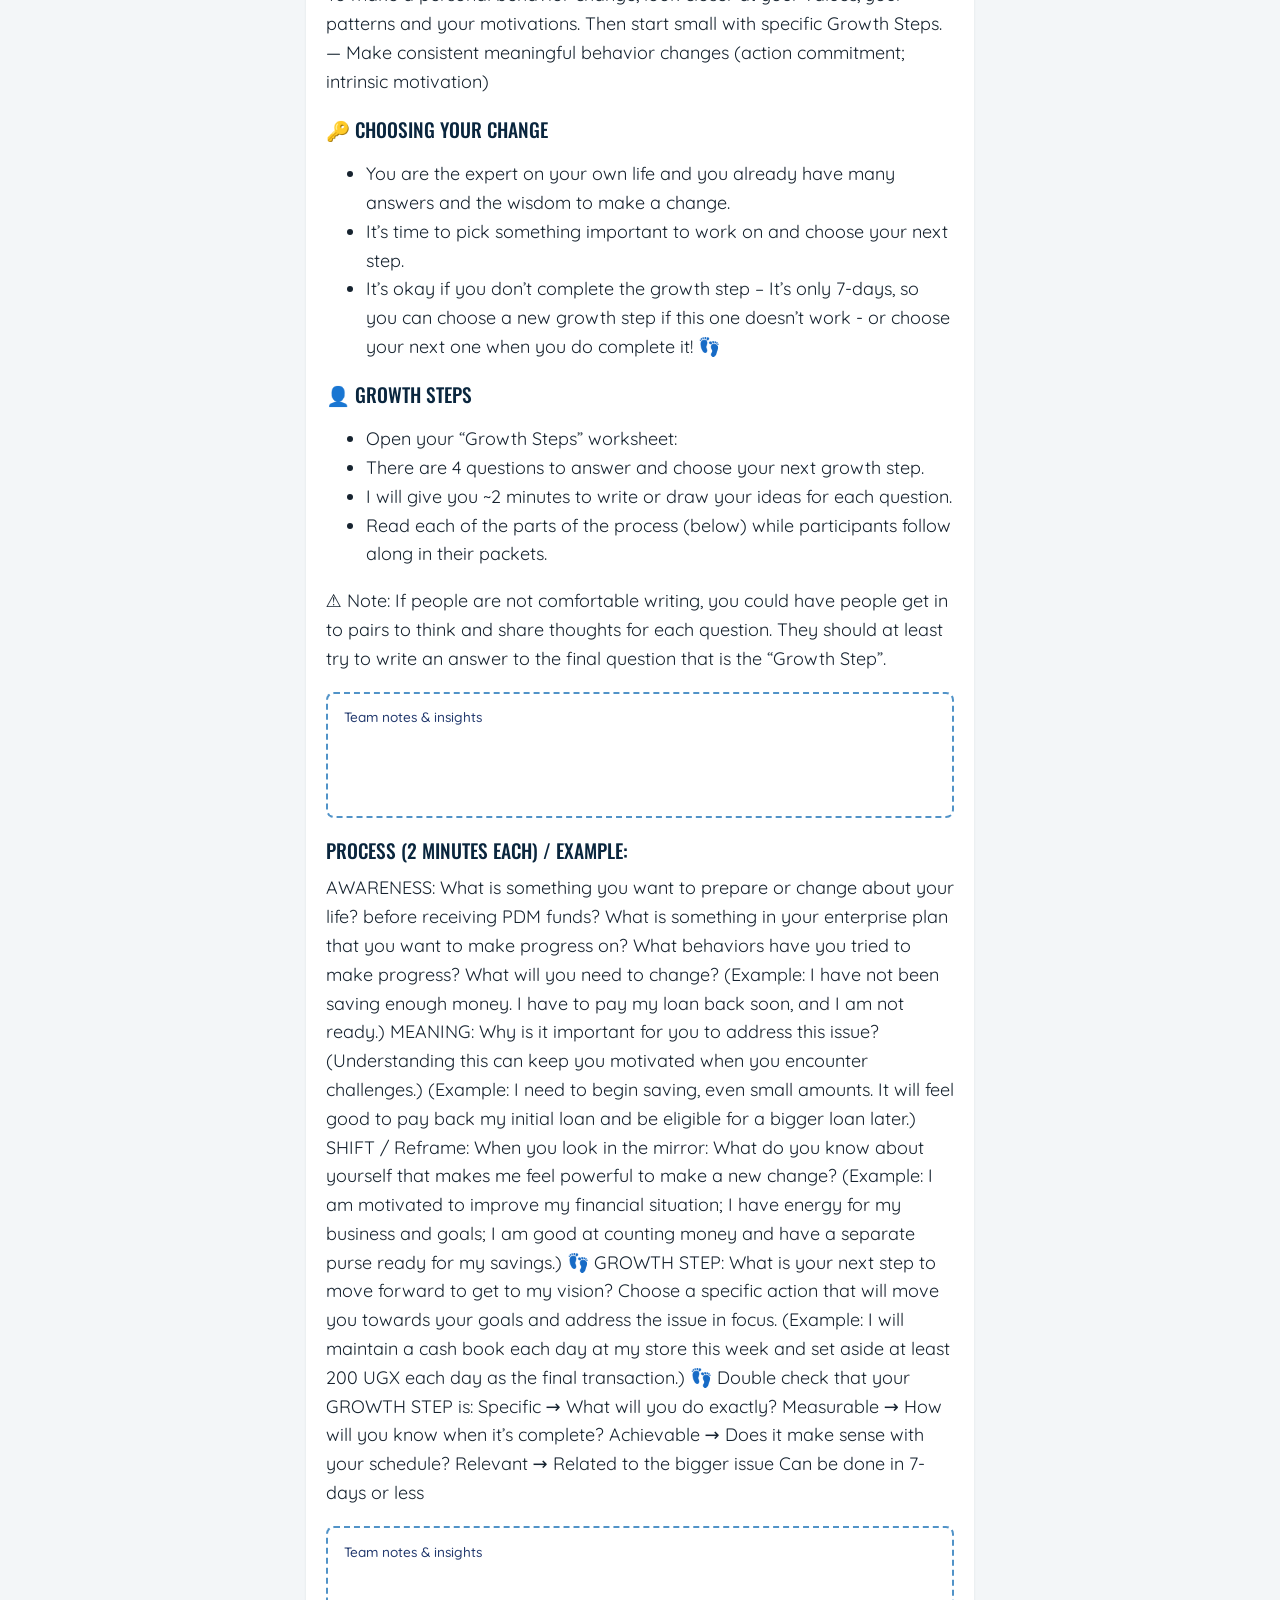
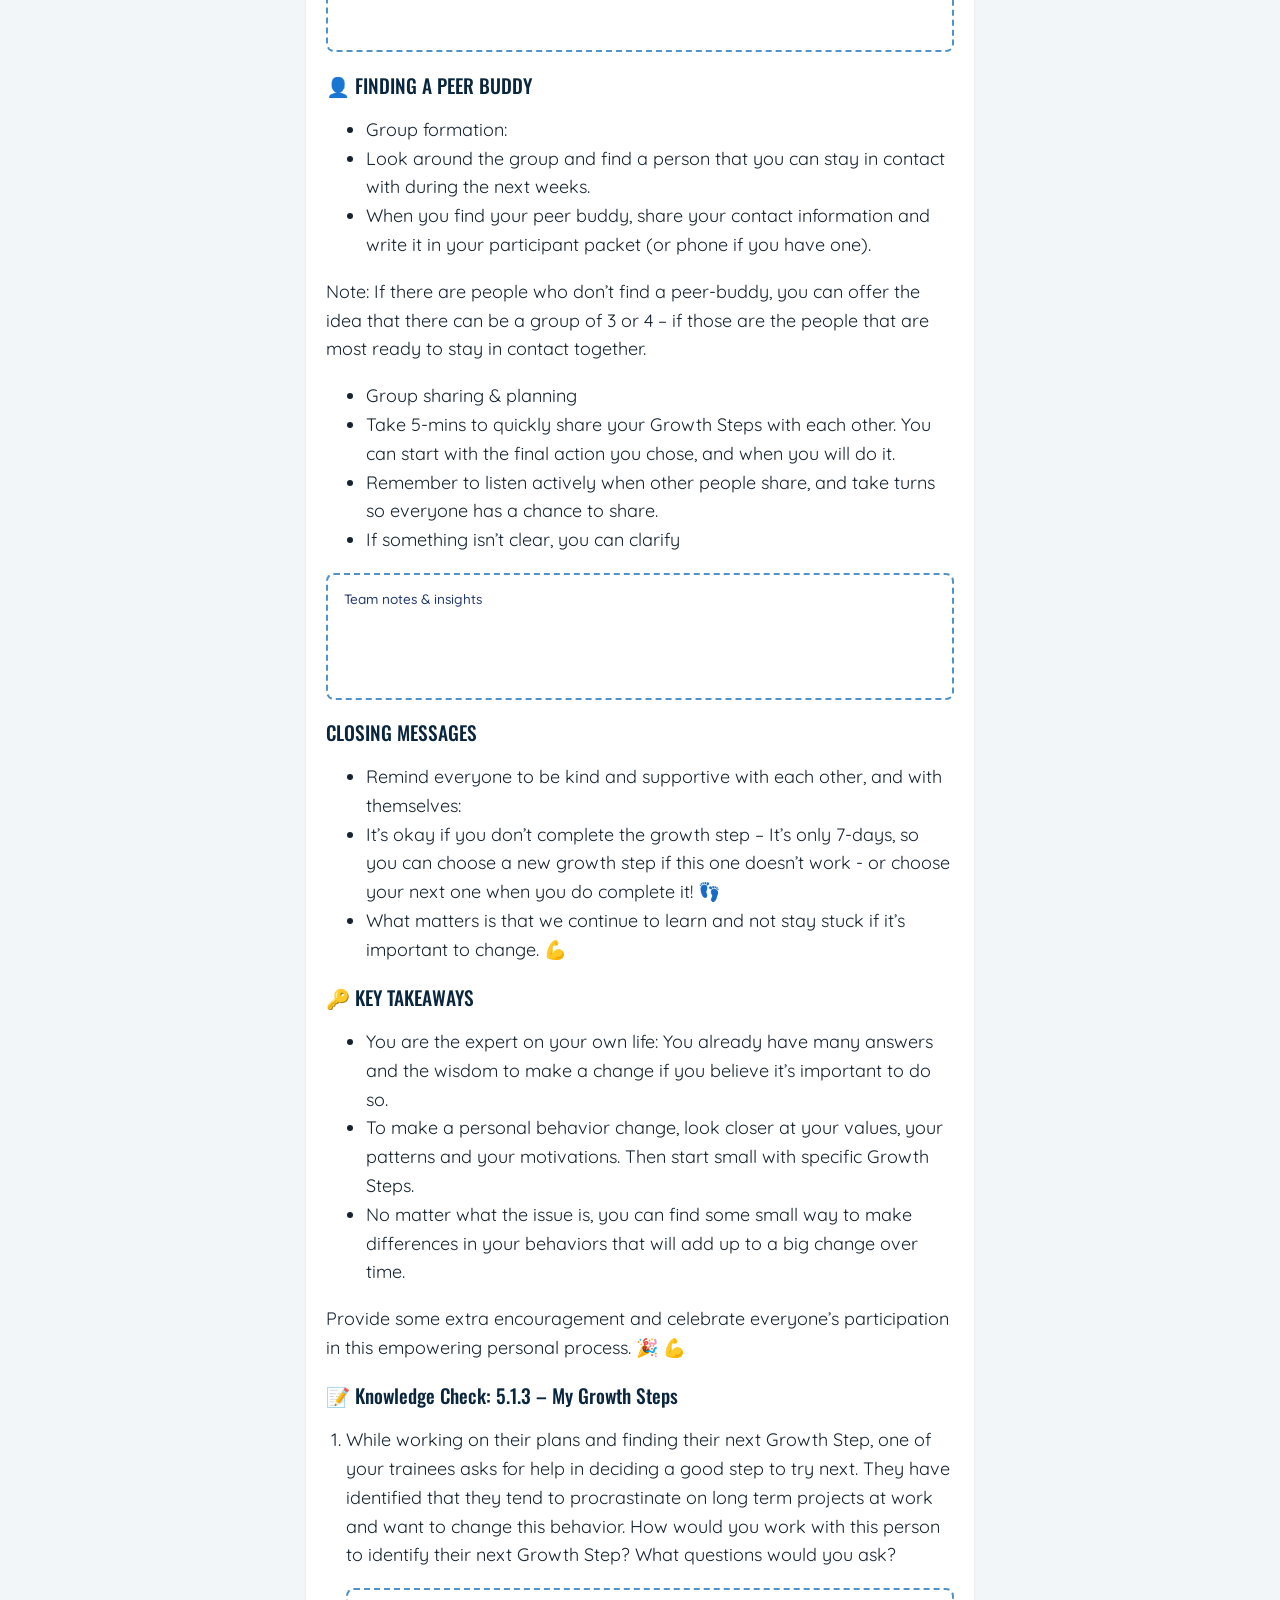
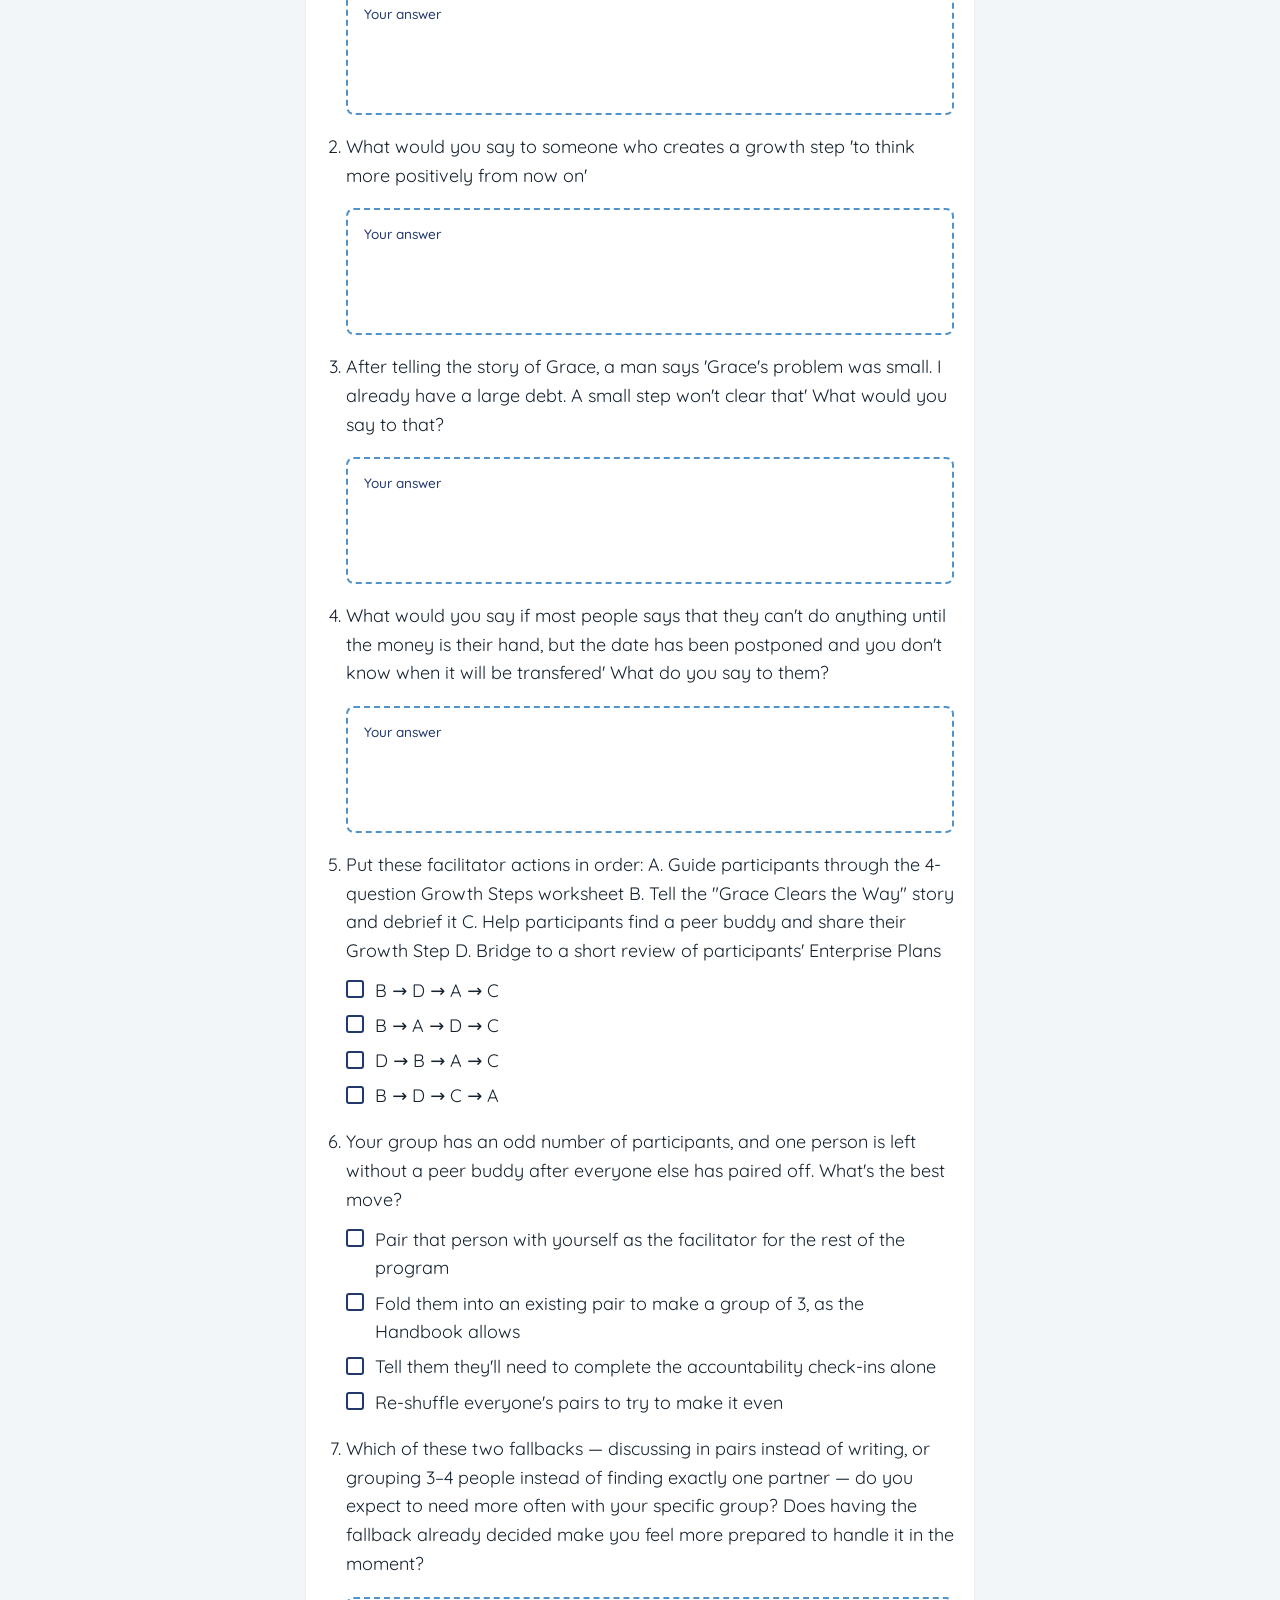
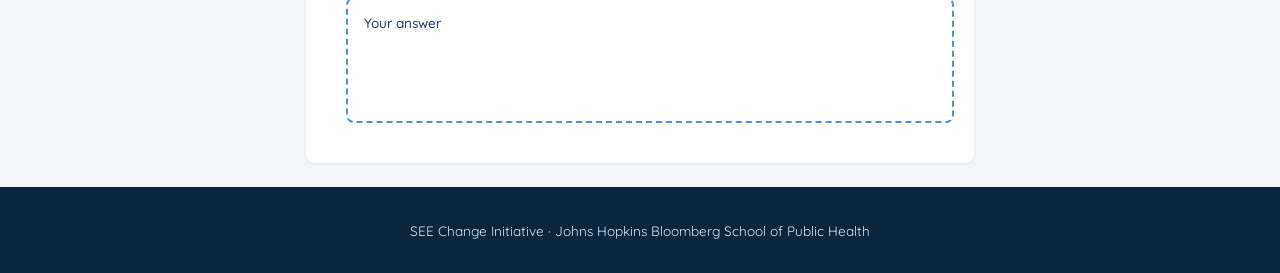
<file: docs/lessons/5-1-growth-steps.html>
<!doctype html>
<html lang="en">
<head>
<meta charset="utf-8">
<meta name="viewport" content="width=device-width, initial-scale=1">
<title>5.1 — Growth Steps — PDM Light Touch ToT</title>
<meta name="description" content="">
<link rel="preconnect" href="https://fonts.googleapis.com">
<link rel="preconnect" href="https://fonts.gstatic.com" crossorigin>
<link href="https://fonts.googleapis.com/css2?family=Oswald:wght@300;500&amp;family=Quicksand:wght@400;500;700&amp;display=swap" rel="stylesheet">
<style>
/* PDM ToT Handbook — shared style, embedded into every generated page by
   generate_site.py. Authored once here; do not hand-edit the generated
   HTML files under docs/ directly, since a rebuild will overwrite them. */

:root {
  --white: #FFFFFF;
  --blue-light: #CFE7F5;
  --blue-medium: #5193C8;
  --blue-dark: #21386D;
  --blue-darkest: #0A263E;
  --purple: #7E5AC7;
  --red: #C76F61;
  --green: #16CC79;
  --ink: #16232f; /* body text: darker than blue-darkest, higher contrast on white */
  --paper: #FFFFFF;
  --page-bg: #F3F6F8;
  --focus-ring: #0B5FA5;
  --max-width: 46rem;
  --radius: 0.5rem;
}

* { box-sizing: border-box; }

html { -webkit-text-size-adjust: 100%; }

body {
  margin: 0;
  background: var(--page-bg);
  color: var(--ink);
  font-family: "Quicksand", system-ui, sans-serif;
  font-size: clamp(1rem, 0.95rem + 0.25vw, 1.125rem);
  line-height: 1.6;
}

h1, h2, h3 {
  font-family: "Oswald", "Quicksand", system-ui, sans-serif;
  font-weight: 300;
  color: var(--blue-darkest);
  line-height: 1.25;
}

h1 { font-size: clamp(1.75rem, 1.4rem + 1.5vw, 2.5rem); margin: 0.4em 0 0.2em; }
h2 {
  font-size: clamp(1.35rem, 1.15rem + 0.8vw, 1.75rem);
  margin: 1.6em 0 0.5em;
  padding-top: 0.6em;
  border-top: 3px solid var(--blue-light);
}
h3 { font-size: clamp(1.05rem, 0.97rem + 0.3vw, 1.25rem); margin: 1.1em 0 0.4em; font-weight: 500; }

p { margin: 0.6em 0; }
a { color: var(--blue-medium); text-decoration-thickness: 2px; }
a:hover { color: var(--blue-dark); }

.skip-link {
  position: absolute;
  left: -999px;
  top: 0;
  background: var(--blue-darkest);
  color: var(--white);
  padding: 0.75em 1.25em;
  z-index: 100;
  border-radius: 0 0 var(--radius) 0;
}
.skip-link:focus {
  left: 0;
}

:focus-visible {
  outline: 3px solid var(--focus-ring);
  outline-offset: 2px;
}

.wrap {
  max-width: var(--max-width);
  margin: 0 auto;
  padding: 0 1.1rem;
}

.site-header {
  background: var(--blue-darkest);
  color: var(--white);
  padding: 0.9rem 0;
}
.header-inner {
  display: flex;
  align-items: center;
  justify-content: space-between;
  gap: 1rem;
  flex-wrap: wrap;
}
.brand {
  color: var(--white);
  text-decoration: none;
  font-family: "Oswald", sans-serif;
  font-size: 1.15rem;
  display: flex;
  align-items: baseline;
  gap: 0.4em;
}
.brand:hover { color: var(--blue-light); }
.brand-mark { color: var(--blue-medium); }
.brand-sub {
  font-family: "Quicksand", sans-serif;
  font-size: 0.75rem;
  color: var(--blue-light);
  font-weight: 400;
  margin-left: 0.5em;
}
.back-link {
  color: var(--blue-light);
  font-size: 0.9rem;
  text-decoration: none;
  white-space: nowrap;
}
.back-link:hover { color: var(--white); text-decoration: underline; }

main { padding: 1.5rem 1.1rem 4rem; }

.subtitle {
  color: var(--blue-dark);
  font-size: 1.05rem;
}

.lesson-nav {
  background: var(--blue-light);
  border-radius: var(--radius);
  padding: 0.75rem 1.1rem;
  margin: 1.25rem 0;
}
.lesson-nav ul { margin: 0; padding-left: 1.2rem; }
.lesson-nav a { font-weight: 500; }

.lesson-index {
  list-style: none;
  margin: 1.5rem 0;
  padding: 0;
  display: grid;
  gap: 0.75rem;
  grid-template-columns: repeat(auto-fill, minmax(15rem, 1fr));
}
.lesson-index li {
  background: var(--white);
  border: 1px solid var(--blue-light);
  border-radius: var(--radius);
}
.lesson-index a {
  display: block;
  padding: 1rem 1.1rem;
  text-decoration: none;
  color: var(--blue-dark);
  font-weight: 500;
}
.lesson-index a:hover { background: var(--blue-light); }

.activity {
  background: var(--paper);
  border-radius: var(--radius);
  padding: 0.25rem 1.25rem 1.25rem;
  margin: 1.5rem 0;
  box-shadow: 0 1px 3px rgba(10, 38, 62, 0.08);
}

.content-block { margin: 1.25rem 0; }
.content-block:first-child { margin-top: 0.75rem; }

.content-block img {
  max-width: 100%;
  height: auto;
  border-radius: var(--radius);
  display: block;
}
.content-block figure { margin: 0.75em 0; }
.content-block figcaption {
  font-size: 0.9rem;
  color: var(--blue-dark);
  margin-top: 0.4em;
}
.media-link a { font-weight: 500; }

/* Any raw table that arrives via source markdown (e.g. pasted from a Coda
   canvas) -- without this, it falls back to bare browser/Coda default
   styling, off-brand and untested for print. */
.content-block table {
  width: 100%;
  border-collapse: collapse;
  margin: 1em 0;
  font-size: 0.95em;
}
.content-block th, .content-block td {
  border: 1px solid var(--blue-light);
  padding: 0.5em 0.7em;
  text-align: left;
  vertical-align: top;
}
.content-block th {
  background: var(--blue-dark);
  color: var(--white);
  font-family: "Quicksand", sans-serif;
  font-weight: 500;
}
.content-block tr:nth-child(even) td { background: var(--blue-light); }

.facilitator-note {
  border-left: 4px solid var(--purple);
  padding-left: 0.9rem;
}

.callout {
  display: flex;
  gap: 0.7rem;
  background: var(--blue-light);
  border-left: 4px solid var(--blue-medium);
  border-radius: var(--radius);
  padding: 0.9rem 1.1rem;
  margin: 1em 0;
}
.callout-icon { font-size: 1.2rem; flex: none; }
.callout-body > *:first-child { margin-top: 0; }
.callout-body > *:last-child { margin-bottom: 0; }
.callout-body ul, .callout-body ol { padding-left: 1.2em; }

.writing-box {
  margin: 1em 0;
  border: 2px dashed var(--blue-medium);
  border-radius: var(--radius);
  padding: 0.8rem 1rem 1.4rem;
  background: var(--white);
}
.writing-box-label {
  display: block;
  font-size: 0.85rem;
  font-weight: 500;
  color: var(--blue-dark);
  margin-bottom: 0.6rem;
}
.writing-box-lines { min-height: 3.5rem; }

.kc-questions { padding-left: 1.3rem; }
.kc-questions > li { margin-bottom: 1.1rem; }
.kc-options { list-style: none; padding-left: 0; margin: 0.5em 0; }
.kc-options li {
  display: flex;
  align-items: flex-start;
  gap: 0.6em;
  margin: 0.35em 0;
}
.option-box {
  flex: none;
  width: 1em;
  height: 1em;
  margin-top: 0.2em;
  border: 2px solid var(--blue-dark);
  border-radius: 3px;
}

.site-footer {
  background: var(--blue-darkest);
  color: var(--blue-light);
  padding: 1.5rem 0;
  font-size: 0.85rem;
  text-align: center;
}
.site-footer a { color: var(--white); }

/* Tablet and up */
@media (min-width: 640px) {
  :root { --max-width: 40rem; }
  main { padding: 2rem 1.5rem 5rem; }
}

/* Desktop */
@media (min-width: 1024px) {
  :root { --max-width: 44rem; }
}

@media (prefers-reduced-motion: reduce) {
  * { scroll-behavior: auto !important; }
}

/* ---------------------------------------------------------------- */
/* Print: same source file, print-ready output.                     */
/* ---------------------------------------------------------------- */
@media print {
  .skip-link, .site-header, .site-footer, .lesson-nav, .back-link {
    display: none !important;
  }
  body { background: var(--white); font-size: 11.5pt; color: #000; }
  main { padding: 0; max-width: none; }
  .wrap { max-width: none; padding: 0; }
  h1, h2, h3 { color: #000; }
  h2 { border-top-color: #ccc; page-break-after: avoid; }
  h3 { page-break-after: avoid; }
  .activity {
    box-shadow: none;
    border: none;
    padding: 0;
    page-break-before: always;
  }
  .activity:first-of-type { page-break-before: auto; }
  /* Deliberately NOT page-break-inside:avoid on .content-block itself: a
     block can be large (multiple images + a long callout), and forcing the
     whole thing to stay together pushes it entirely to the next page when
     it doesn't fit in whatever space is left -- leaving a near-blank page
     behind it. Only small, single-glance pieces are kept unsplit. */
  .writing-box, .callout, .kc-questions > li, table {
    page-break-inside: avoid;
  }
  .callout {
    background: #fff;
    border: 1px solid #999;
    border-left: 4px solid #666;
  }
  .writing-box {
    border: 1.5px dashed #666;
  }
  .writing-box-lines { min-height: 5rem; }
  .option-box { border-color: #000; }
  a { color: #000; text-decoration: underline; }
  a[href^="http"]::after {
    content: " (" attr(href) ")";
    font-size: 0.85em;
    color: #555;
  }
  img { max-width: 100% !important; max-height: 9in; }
  .content-block th { background: #ddd !important; color: #000; -webkit-print-color-adjust: exact; print-color-adjust: exact; }
  .content-block tr:nth-child(even) td { background: #f2f2f2 !important; -webkit-print-color-adjust: exact; print-color-adjust: exact; }
}

</style>
</head>
<body>
<a class="skip-link" href="#main">Skip to content</a>
<header class="site-header">
  <div class="wrap header-inner">
    <a class="brand" href="../index.html"><span class="brand-mark" aria-hidden="true">〜</span> SEE change <span class="brand-sub">PDM Light Touch ToT</span></a>
    <a class="back-link" href="../index.html">&larr; All lessons</a>
  </div>
</header>
<main id="main" class="wrap">
  <h1>5.1 — Growth Steps</h1>
  
  <nav class="lesson-nav" aria-label="Activities in this lesson"><ul><li><a href="#5-1-1-grace-clears-the-way">5.1.1 – Grace Clears the Way</a></li><li><a href="#5-1-3-my-growth-steps">5.1.3 – My Growth Steps</a></li></ul></nav>
  <article class="activity" id="5-1-1-grace-clears-the-way"><h2>5.1.1 – Grace Clears the Way</h2><section class="content-block type-key-messages"><h3>🔑 Introduce the idea of Growth Steps 👣</h3><ul>
<li>We all know of issues we want to work on, but we’ve been stuck for a while and don’t know how to start.</li>
<li>We often wait until it gets really bad, or wait longer than we wanted to. Sometimes we feel stuck and it’s hard to begin.</li>
<li>Growth steps are small actions that can get us unstuck.</li>
</ul></section><section class="content-block type-story"><h3>📘 GRACE CLEARS THE WAY</h3><p>Share the following story:</p>
<p><em>[Image: TBD]</em></p>
<ul>
<li>The people of the village used to walk a short way across a field to get to the well.</li>
<li>Over time, the path was overgrown, branches piled up and it made it difficult to pass.</li>
<li>So the villagers would have to walk around the bush, which took an extra hour every day, carrying water.</li>
<li>Everyone said that someone should clear the path.</li>
<li>Grace noticed one day that she had taken over two hours a day to get water. Her mother, who was old now, could no longer make that walk.</li>
<li>She, like others, thought about clearing the path many times, but it would take many days, even weeks to clear the path, and she believed she didn’t have any time (limiting belief), so she never began.</li>
<li>After a long tiring day when she collected water, she was exhausted and sat on the floor of her house. She saw a machete - she thought that would be useful to start cutting the brush.</li>
<li>So the next morning, she took the machete with her and cut the brush, only for 5-10 minutes, then went the long way to get the water.</li>
<li>Every day that she fetched water, she was able to make a little more progress on clearing the brush for the short path to the well.</li>
<li>After a week, a neighbor asked what she was doing? Impressed, the neighbor joined Grace the next day, with her own machete.</li>
<li>After 3 weeks, Grace and her neighbor were able to clear the path, not just for themselves, but also others in the village.</li>
</ul></section><section class="content-block type-group-debrief"><h3>💬 QUESTIONS FOR THE GROUP</h3><ul>
<li>What is the moral of the story?</li>
<li>What are the things you think you need? (capital, resources, etc.) but usually there is something small that can be done right now, with the resources we have?</li>
<li>What pain are you going through because you have not yet cleared a path?</li>
<li>What is the long path you are walking because you haven’t started working on your business / enterprise?</li>
<li>What do you have now to start taking small steps?</li>
<li>What is something that you’ve wanted to do something about, but don’t know where to begin?</li>
<li>We often feel like we don't have time. Think about the things that you DO spend time on right now - are there things that you can bundle together to make it easier to move towards a goal?</li>
<li>(For example: When you go to the market to buy food, is there someone you can speak to about where you may sell your goods)</li>
</ul><div class="writing-box"><span class="writing-box-label">Team notes &amp; insights</span><div class="writing-box-lines" aria-hidden="true"></div></div></section><section class="content-block type-key-messages"><h3>🔑  CONCLUDE WITH KEY MESSAGES</h3><ul>
<li>We all know of issues we want to work on, but we’ve been stuck for a while and don’t know how to start.</li>
<li>We often wait until it gets really bad, or wait longer than we wanted to. Sometimes we feel stuck and it’s hard to begin.</li>
<li>Starting small can lead to big changes over time. Start with what you have!</li>
<li>You don’t need to wait for more money, or help, or to have everything planned before starting to try some new things.</li>
</ul></section></article><article class="activity" id="5-1-3-my-growth-steps"><h2>5.1.3 – My Growth Steps</h2><section class="content-block type-group-activity"><h3>👤 REVIEW ENTERPRISE PLANS</h3><p>Direct participants to the page in their packet with the same questions.</p>
<ul>
<li>What are some of the most important changes you will make to carry out your plan?</li>
<li>Where do you feel stuck or nervous to begin?</li>
<li>What do you have to work with now (before receiving PDM funds?)</li>
</ul><div class="writing-box"><span class="writing-box-label">Team notes &amp; insights</span><div class="writing-box-lines" aria-hidden="true"></div></div></section><section class="content-block type-key-messages"><h3>Time: 30 minutes / Key Messages / Learning Outcomes</h3><ul>
<li>10 - Writing Growth Steps</li>
<li>5 - Finding a peer buddy</li>
<li>5 - Closing Discussion — You are the expert on your own life: You already have many answers and the wisdom to make a change if you believe it’s important to do so.</li>
</ul>
<p>It’s okay if you don’t complete the growth step – It’s only 7-days, so you can choose a new growth step if this one doesn’t work - or choose your next one when you do complete it! 👣</p>
<p>To make a personal behavior change, look closer at your values, your patterns and your motivations. Then start small with specific Growth Steps. — Make consistent meaningful behavior changes (action commitment; intrinsic motivation)</p></section><section class="content-block type-key-messages"><h3>🔑 CHOOSING YOUR CHANGE</h3><ul>
<li>You are the expert on your own life and you already have many answers and the wisdom to make a change.</li>
<li>It’s time to pick something important to work on and choose your next step.</li>
<li>It’s okay if you don’t complete the growth step – It’s only 7-days, so you can choose a new growth step if this one doesn’t work - or choose your next one when you do complete it! 👣</li>
</ul></section><section class="content-block type-group-activity"><h3>👤 GROWTH STEPS</h3><ul>
<li>Open your “Growth Steps” worksheet:</li>
<li>There are 4 questions to answer and choose your next growth step.</li>
<li>I will give you ~2 minutes to write or draw your ideas for each question.</li>
<li>Read each of the parts of the process (below) while participants follow along in their packets.</li>
</ul>
<p>⚠️ Note: If people are not comfortable writing, you could have people get in to pairs to think and share thoughts for each question. They should at least try to write an answer to the final question that is the “Growth Step”.</p><div class="writing-box"><span class="writing-box-label">Team notes &amp; insights</span><div class="writing-box-lines" aria-hidden="true"></div></div></section><section class="content-block type-group-activity"><h3>PROCESS (2 MINUTES EACH) / EXAMPLE:</h3><p>AWARENESS:
What is something you want to prepare or change about your life? before receiving PDM funds?
What is something in your enterprise plan that you want to make progress on?
What behaviors have you tried to make progress? What will you need to change? (Example: I have not been saving enough money. I have to pay my loan back soon, and I am not ready.)
MEANING: Why is it important for you to address this issue?
(Understanding this can keep you motivated when you encounter challenges.) (Example: I need to begin saving, even small amounts. It will feel good to pay back my initial loan and be eligible for a bigger loan later.)
SHIFT / Reframe: When you look in the mirror: What do you know about yourself that makes me feel powerful to make a new change? (Example: I am motivated to improve my financial situation; I have energy for my business and goals; I am good at counting money and have a separate purse ready for my savings.)
👣 GROWTH STEP: What is your next step to move forward to get to my vision? Choose a specific action that will move you towards your goals and address the issue in focus. (Example: I will maintain a cash book each day at my store this week and set aside at least 200 UGX each day as the final transaction.)
👣 Double check that your GROWTH STEP is:
Specific → What will you do exactly?
Measurable → How will you know when it’s complete?
Achievable → Does it make sense with your schedule?
Relevant → Related to the bigger issue
Can be done in 7-days or less</p><div class="writing-box"><span class="writing-box-label">Team notes &amp; insights</span><div class="writing-box-lines" aria-hidden="true"></div></div></section><section class="content-block type-group-activity"><h3>👤 FINDING A PEER BUDDY</h3><ul>
<li>Group formation:</li>
<li>Look around the group and find a person that you can stay in contact with during the next weeks.</li>
<li>When you find your peer buddy, share your contact information and write it in your participant packet (or phone if you have one).</li>
</ul>
<p>Note: If there are people who don’t find a peer-buddy, you can offer the idea that there can be a group of 3 or 4 – if those are the people that are most ready to stay in contact together.</p>
<ul>
<li>Group sharing &amp; planning</li>
<li>Take 5-mins to quickly share your Growth Steps with each other. You can start with the final action you chose, and when you will do it.</li>
<li>Remember to listen actively when other people share, and take turns so everyone has a chance to share.</li>
<li>If something isn’t clear, you can clarify</li>
</ul><div class="writing-box"><span class="writing-box-label">Team notes &amp; insights</span><div class="writing-box-lines" aria-hidden="true"></div></div></section><section class="content-block type-key-messages"><h3>CLOSING MESSAGES</h3><ul>
<li>Remind everyone to be kind and supportive with each other, and with themselves:</li>
<li>It’s okay if you don’t complete the growth step – It’s only 7-days, so you can choose a new growth step if this one doesn’t work - or choose your next one when you do complete it! 👣</li>
<li>What matters is that we continue to learn and not stay stuck if it’s important to change. 💪</li>
</ul></section><section class="content-block type-key-messages"><h3>🔑 KEY TAKEAWAYS</h3><ul>
<li>You are the expert on your own life: You already have many answers and the wisdom to make a change if you believe it’s important to do so.</li>
<li>To make a personal behavior change, look closer at your values, your patterns and your motivations. Then start small with specific Growth Steps.</li>
<li>No matter what the issue is, you can find some small way to make differences in your behaviors that will add up to a big change over time.</li>
</ul>
<p>Provide some extra encouragement and celebrate everyone’s participation in this empowering personal process. 🎉 💪</p></section><section class="content-block type-knowledge-check"><h3>📝 Knowledge Check: 5.1.3 – My Growth Steps</h3><ol class="kc-questions"><li><p>While working on their plans and finding their next Growth Step, one of your trainees asks for help in deciding a good step to try next. They have identified that they tend to procrastinate on long term projects at work and want to change this behavior. How would you work with this person to identify their next Growth Step? What questions would you ask?</p><div class="writing-box"><span class="writing-box-label">Your answer</span><div class="writing-box-lines" aria-hidden="true"></div></div></li><li><p>What would you say to someone who creates a growth step &#x27;to think more positively from now on&#x27;</p><div class="writing-box"><span class="writing-box-label">Your answer</span><div class="writing-box-lines" aria-hidden="true"></div></div></li><li><p>After telling the story of Grace, a man says &#x27;Grace&#x27;s problem was small. I already have a large debt. A small step won&#x27;t clear that&#x27;  What would you say to that?</p><div class="writing-box"><span class="writing-box-label">Your answer</span><div class="writing-box-lines" aria-hidden="true"></div></div></li><li><p>What would you say if most people says that they can&#x27;t do anything until the money is their hand, but the date has been postponed and you don&#x27;t know when it will be transfered&#x27; What do you say to them?</p><div class="writing-box"><span class="writing-box-label">Your answer</span><div class="writing-box-lines" aria-hidden="true"></div></div></li><li><p>Put these facilitator actions in order:
A. Guide participants through the 4-question Growth Steps worksheet
B. Tell the &quot;Grace Clears the Way&quot; story and debrief it
C. Help participants find a peer buddy and share their Growth Step
D. Bridge to a short review of participants&#x27; Enterprise Plans</p><ul class="kc-options"><li><span class="option-box" aria-hidden="true"></span> B → D → A → C</li><li><span class="option-box" aria-hidden="true"></span> B → A → D → C</li><li><span class="option-box" aria-hidden="true"></span> D → B → A → C</li><li><span class="option-box" aria-hidden="true"></span> B → D → C → A</li></ul></li><li><p>Your group has an odd number of participants, and one person is left without a peer buddy after everyone else has paired off. What&#x27;s the best move?</p><ul class="kc-options"><li><span class="option-box" aria-hidden="true"></span> Pair that person with yourself as the facilitator for the rest of the program</li><li><span class="option-box" aria-hidden="true"></span> Fold them into an existing pair to make a group of 3, as the Handbook allows</li><li><span class="option-box" aria-hidden="true"></span> Tell them they&#x27;ll need to complete the accountability check-ins alone</li><li><span class="option-box" aria-hidden="true"></span> Re-shuffle everyone&#x27;s pairs to try to make it even</li></ul></li><li><p>Which of these two fallbacks — discussing in pairs instead of writing, or grouping 3–4 people instead of finding exactly one partner — do you expect to need more often with your specific group? Does having the fallback already decided make you feel more prepared to handle it in the moment?</p><div class="writing-box"><span class="writing-box-label">Your answer</span><div class="writing-box-lines" aria-hidden="true"></div></div></li></ol></section></article>
</main>
<footer class="site-footer">
  <div class="wrap">
    <p>SEE Change Initiative · Johns Hopkins Bloomberg School of Public Health</p>
  </div>
</footer>
</body>
</html>
</file>
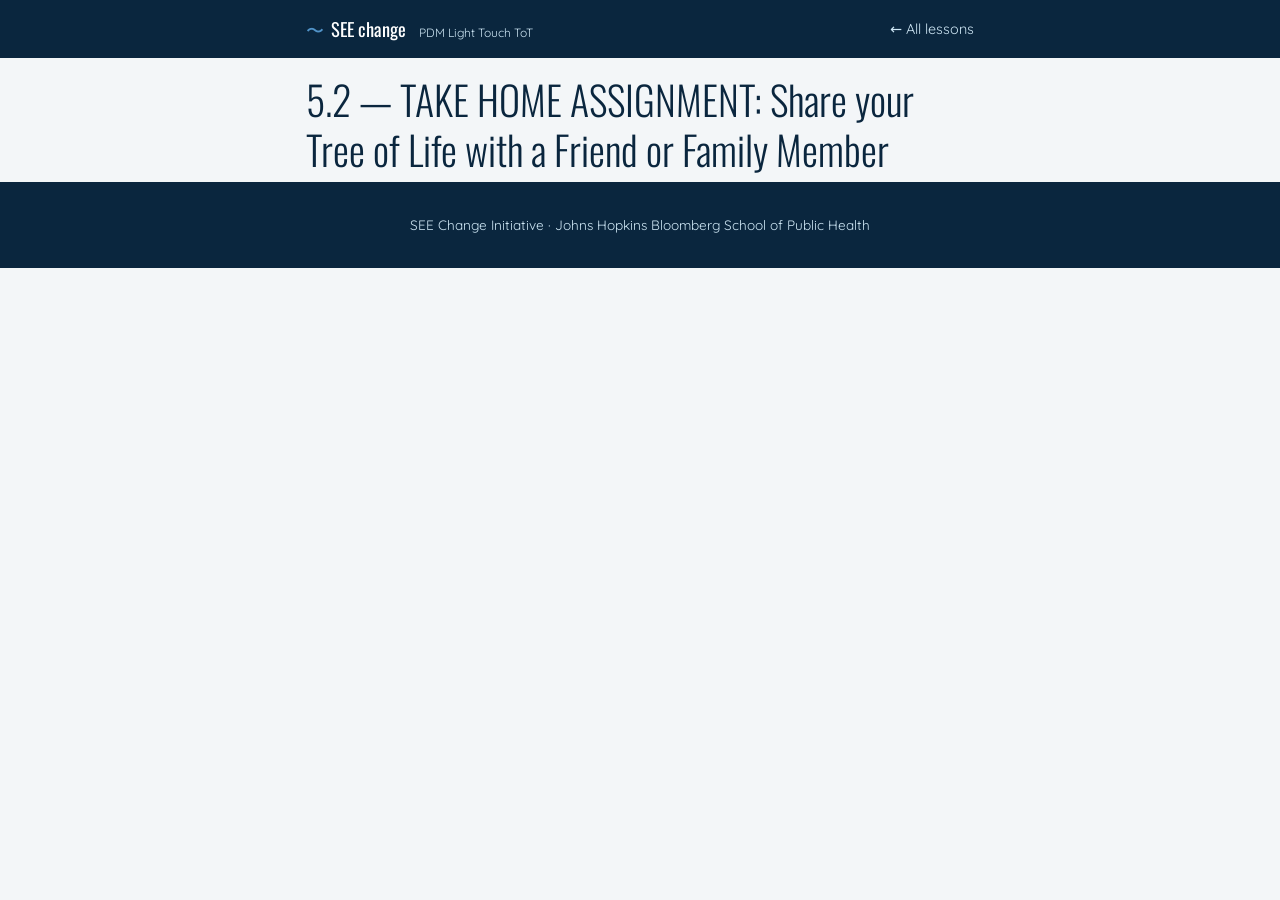
<file: docs/lessons/5-2-take-home-assignment-share-your-tree-of-life-with-a-friend-or-family-member.html>
<!doctype html>
<html lang="en">
<head>
<meta charset="utf-8">
<meta name="viewport" content="width=device-width, initial-scale=1">
<title>5.2 — TAKE HOME ASSIGNMENT: Share your Tree of Life with a Friend or Family Member — PDM Light Touch ToT</title>
<meta name="description" content="">
<link rel="preconnect" href="https://fonts.googleapis.com">
<link rel="preconnect" href="https://fonts.gstatic.com" crossorigin>
<link href="https://fonts.googleapis.com/css2?family=Oswald:wght@300;500&amp;family=Quicksand:wght@400;500;700&amp;display=swap" rel="stylesheet">
<style>
/* PDM ToT Handbook — shared style, embedded into every generated page by
   generate_site.py. Authored once here; do not hand-edit the generated
   HTML files under docs/ directly, since a rebuild will overwrite them. */

:root {
  --white: #FFFFFF;
  --blue-light: #CFE7F5;
  --blue-medium: #5193C8;
  --blue-dark: #21386D;
  --blue-darkest: #0A263E;
  --purple: #7E5AC7;
  --red: #C76F61;
  --green: #16CC79;
  --ink: #16232f; /* body text: darker than blue-darkest, higher contrast on white */
  --paper: #FFFFFF;
  --page-bg: #F3F6F8;
  --focus-ring: #0B5FA5;
  --max-width: 46rem;
  --radius: 0.5rem;
}

* { box-sizing: border-box; }

html { -webkit-text-size-adjust: 100%; }

body {
  margin: 0;
  background: var(--page-bg);
  color: var(--ink);
  font-family: "Quicksand", system-ui, sans-serif;
  font-size: clamp(1rem, 0.95rem + 0.25vw, 1.125rem);
  line-height: 1.6;
}

h1, h2, h3 {
  font-family: "Oswald", "Quicksand", system-ui, sans-serif;
  font-weight: 300;
  color: var(--blue-darkest);
  line-height: 1.25;
}

h1 { font-size: clamp(1.75rem, 1.4rem + 1.5vw, 2.5rem); margin: 0.4em 0 0.2em; }
h2 {
  font-size: clamp(1.35rem, 1.15rem + 0.8vw, 1.75rem);
  margin: 1.6em 0 0.5em;
  padding-top: 0.6em;
  border-top: 3px solid var(--blue-light);
}
h3 { font-size: clamp(1.05rem, 0.97rem + 0.3vw, 1.25rem); margin: 1.1em 0 0.4em; font-weight: 500; }

p { margin: 0.6em 0; }
a { color: var(--blue-medium); text-decoration-thickness: 2px; }
a:hover { color: var(--blue-dark); }

.skip-link {
  position: absolute;
  left: -999px;
  top: 0;
  background: var(--blue-darkest);
  color: var(--white);
  padding: 0.75em 1.25em;
  z-index: 100;
  border-radius: 0 0 var(--radius) 0;
}
.skip-link:focus {
  left: 0;
}

:focus-visible {
  outline: 3px solid var(--focus-ring);
  outline-offset: 2px;
}

.wrap {
  max-width: var(--max-width);
  margin: 0 auto;
  padding: 0 1.1rem;
}

.site-header {
  background: var(--blue-darkest);
  color: var(--white);
  padding: 0.9rem 0;
}
.header-inner {
  display: flex;
  align-items: center;
  justify-content: space-between;
  gap: 1rem;
  flex-wrap: wrap;
}
.brand {
  color: var(--white);
  text-decoration: none;
  font-family: "Oswald", sans-serif;
  font-size: 1.15rem;
  display: flex;
  align-items: baseline;
  gap: 0.4em;
}
.brand:hover { color: var(--blue-light); }
.brand-mark { color: var(--blue-medium); }
.brand-sub {
  font-family: "Quicksand", sans-serif;
  font-size: 0.75rem;
  color: var(--blue-light);
  font-weight: 400;
  margin-left: 0.5em;
}
.back-link {
  color: var(--blue-light);
  font-size: 0.9rem;
  text-decoration: none;
  white-space: nowrap;
}
.back-link:hover { color: var(--white); text-decoration: underline; }

main { padding: 1.5rem 1.1rem 4rem; }

.subtitle {
  color: var(--blue-dark);
  font-size: 1.05rem;
}

.lesson-nav {
  background: var(--blue-light);
  border-radius: var(--radius);
  padding: 0.75rem 1.1rem;
  margin: 1.25rem 0;
}
.lesson-nav ul { margin: 0; padding-left: 1.2rem; }
.lesson-nav a { font-weight: 500; }

.lesson-index {
  list-style: none;
  margin: 1.5rem 0;
  padding: 0;
  display: grid;
  gap: 0.75rem;
  grid-template-columns: repeat(auto-fill, minmax(15rem, 1fr));
}
.lesson-index li {
  background: var(--white);
  border: 1px solid var(--blue-light);
  border-radius: var(--radius);
}
.lesson-index a {
  display: block;
  padding: 1rem 1.1rem;
  text-decoration: none;
  color: var(--blue-dark);
  font-weight: 500;
}
.lesson-index a:hover { background: var(--blue-light); }

.activity {
  background: var(--paper);
  border-radius: var(--radius);
  padding: 0.25rem 1.25rem 1.25rem;
  margin: 1.5rem 0;
  box-shadow: 0 1px 3px rgba(10, 38, 62, 0.08);
}

.content-block { margin: 1.25rem 0; }
.content-block:first-child { margin-top: 0.75rem; }

.content-block img {
  max-width: 100%;
  height: auto;
  border-radius: var(--radius);
  display: block;
}
.content-block figure { margin: 0.75em 0; }
.content-block figcaption {
  font-size: 0.9rem;
  color: var(--blue-dark);
  margin-top: 0.4em;
}
.media-link a { font-weight: 500; }

/* Any raw table that arrives via source markdown (e.g. pasted from a Coda
   canvas) -- without this, it falls back to bare browser/Coda default
   styling, off-brand and untested for print. */
.content-block table {
  width: 100%;
  border-collapse: collapse;
  margin: 1em 0;
  font-size: 0.95em;
}
.content-block th, .content-block td {
  border: 1px solid var(--blue-light);
  padding: 0.5em 0.7em;
  text-align: left;
  vertical-align: top;
}
.content-block th {
  background: var(--blue-dark);
  color: var(--white);
  font-family: "Quicksand", sans-serif;
  font-weight: 500;
}
.content-block tr:nth-child(even) td { background: var(--blue-light); }

.facilitator-note {
  border-left: 4px solid var(--purple);
  padding-left: 0.9rem;
}

.callout {
  display: flex;
  gap: 0.7rem;
  background: var(--blue-light);
  border-left: 4px solid var(--blue-medium);
  border-radius: var(--radius);
  padding: 0.9rem 1.1rem;
  margin: 1em 0;
}
.callout-icon { font-size: 1.2rem; flex: none; }
.callout-body > *:first-child { margin-top: 0; }
.callout-body > *:last-child { margin-bottom: 0; }
.callout-body ul, .callout-body ol { padding-left: 1.2em; }

.writing-box {
  margin: 1em 0;
  border: 2px dashed var(--blue-medium);
  border-radius: var(--radius);
  padding: 0.8rem 1rem 1.4rem;
  background: var(--white);
}
.writing-box-label {
  display: block;
  font-size: 0.85rem;
  font-weight: 500;
  color: var(--blue-dark);
  margin-bottom: 0.6rem;
}
.writing-box-lines { min-height: 3.5rem; }

.kc-questions { padding-left: 1.3rem; }
.kc-questions > li { margin-bottom: 1.1rem; }
.kc-options { list-style: none; padding-left: 0; margin: 0.5em 0; }
.kc-options li {
  display: flex;
  align-items: flex-start;
  gap: 0.6em;
  margin: 0.35em 0;
}
.option-box {
  flex: none;
  width: 1em;
  height: 1em;
  margin-top: 0.2em;
  border: 2px solid var(--blue-dark);
  border-radius: 3px;
}

.site-footer {
  background: var(--blue-darkest);
  color: var(--blue-light);
  padding: 1.5rem 0;
  font-size: 0.85rem;
  text-align: center;
}
.site-footer a { color: var(--white); }

/* Tablet and up */
@media (min-width: 640px) {
  :root { --max-width: 40rem; }
  main { padding: 2rem 1.5rem 5rem; }
}

/* Desktop */
@media (min-width: 1024px) {
  :root { --max-width: 44rem; }
}

@media (prefers-reduced-motion: reduce) {
  * { scroll-behavior: auto !important; }
}

/* ---------------------------------------------------------------- */
/* Print: same source file, print-ready output.                     */
/* ---------------------------------------------------------------- */
@media print {
  .skip-link, .site-header, .site-footer, .lesson-nav, .back-link {
    display: none !important;
  }
  body { background: var(--white); font-size: 11.5pt; color: #000; }
  main { padding: 0; max-width: none; }
  .wrap { max-width: none; padding: 0; }
  h1, h2, h3 { color: #000; }
  h2 { border-top-color: #ccc; page-break-after: avoid; }
  h3 { page-break-after: avoid; }
  .activity {
    box-shadow: none;
    border: none;
    padding: 0;
    page-break-before: always;
  }
  .activity:first-of-type { page-break-before: auto; }
  /* Deliberately NOT page-break-inside:avoid on .content-block itself: a
     block can be large (multiple images + a long callout), and forcing the
     whole thing to stay together pushes it entirely to the next page when
     it doesn't fit in whatever space is left -- leaving a near-blank page
     behind it. Only small, single-glance pieces are kept unsplit. */
  .writing-box, .callout, .kc-questions > li, table {
    page-break-inside: avoid;
  }
  .callout {
    background: #fff;
    border: 1px solid #999;
    border-left: 4px solid #666;
  }
  .writing-box {
    border: 1.5px dashed #666;
  }
  .writing-box-lines { min-height: 5rem; }
  .option-box { border-color: #000; }
  a { color: #000; text-decoration: underline; }
  a[href^="http"]::after {
    content: " (" attr(href) ")";
    font-size: 0.85em;
    color: #555;
  }
  img { max-width: 100% !important; max-height: 9in; }
  .content-block th { background: #ddd !important; color: #000; -webkit-print-color-adjust: exact; print-color-adjust: exact; }
  .content-block tr:nth-child(even) td { background: #f2f2f2 !important; -webkit-print-color-adjust: exact; print-color-adjust: exact; }
}

</style>
</head>
<body>
<a class="skip-link" href="#main">Skip to content</a>
<header class="site-header">
  <div class="wrap header-inner">
    <a class="brand" href="../index.html"><span class="brand-mark" aria-hidden="true">〜</span> SEE change <span class="brand-sub">PDM Light Touch ToT</span></a>
    <a class="back-link" href="../index.html">&larr; All lessons</a>
  </div>
</header>
<main id="main" class="wrap">
  <h1>5.2 — TAKE HOME ASSIGNMENT: Share your Tree of Life with a Friend or Family Member</h1>
  
  
  
</main>
<footer class="site-footer">
  <div class="wrap">
    <p>SEE Change Initiative · Johns Hopkins Bloomberg School of Public Health</p>
  </div>
</footer>
</body>
</html>
</file>
